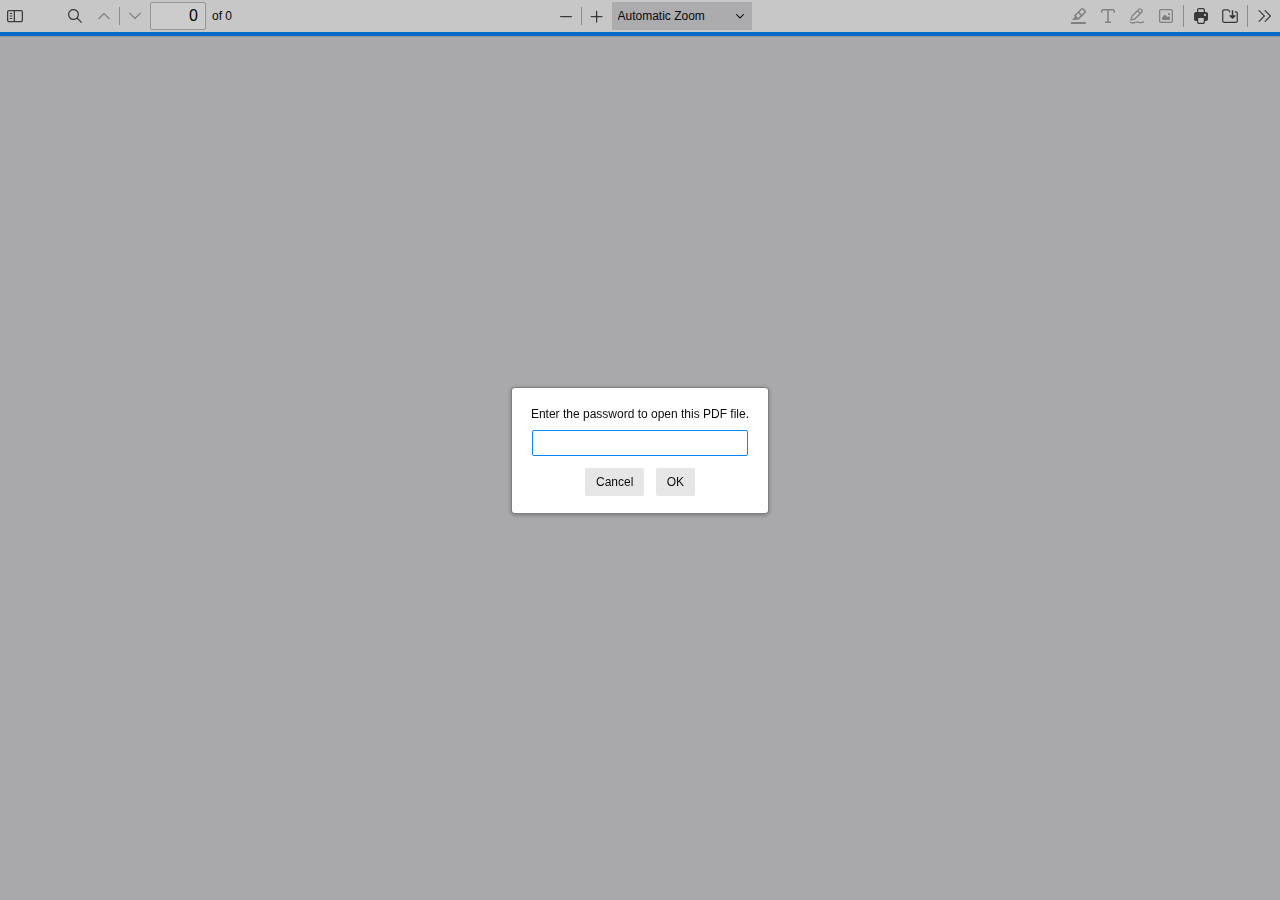
<file: pdf/index.html>
﻿<!DOCTYPE html>
<!--
Copyright 2012 Mozilla Foundation

Licensed under the Apache License, Version 2.0 (the "License");
you may not use this file except in compliance with the License.
You may obtain a copy of the License at

    http://www.apache.org/licenses/LICENSE-2.0

Unless required by applicable law or agreed to in writing, software
distributed under the License is distributed on an "AS IS" BASIS,
WITHOUT WARRANTIES OR CONDITIONS OF ANY KIND, either express or implied.
See the License for the specific language governing permissions and
limitations under the License.

Adobe CMap resources are covered by their own copyright but the same license:

    Copyright 1990-2015 Adobe Systems Incorporated.

See https://github.com/adobe-type-tools/cmap-resources
-->
<html dir="ltr" mozdisallowselectionprint>

<head>
  <meta charset="utf-8">
  <meta name="viewport" content="width=device-width, initial-scale=1, maximum-scale=1">
  <meta name="google" content="notranslate">
  <title>sahin.uk - PDF viewer</title>

  <!-- This snippet is used in production (included from index.html) -->
  <link rel="resource" type="application/l10n" href="locale/locale.json">
  <script src="pdf.mjs" type="module"></script>

  <link rel="stylesheet" href="viewer.css">

  <script src="viewer.mjs" type="module"></script>
</head>

<body tabindex="0">
  <div id="outerContainer">

    <div id="sidebarContainer">
      <div id="toolbarSidebar" class="toolbarHorizontalGroup">
        <div id="toolbarSidebarLeft">
          <div id="sidebarViewButtons" class="toolbarHorizontalGroup toggled" role="radiogroup">
            <button id="viewThumbnail" class="toolbarButton toggled" type="button" title="Show Thumbnails" tabindex="0"
              data-l10n-id="pdfjs-thumbs-button" role="radio" aria-checked="true" aria-controls="thumbnailView">
              <span data-l10n-id="pdfjs-thumbs-button-label">Thumbnails</span>
            </button>
            <button id="viewOutline" class="toolbarButton" type="button"
              title="Show Document Outline (double-click to expand/collapse all items)" tabindex="0"
              data-l10n-id="pdfjs-document-outline-button" role="radio" aria-checked="false"
              aria-controls="outlineView">
              <span data-l10n-id="pdfjs-document-outline-button-label">Document Outline</span>
            </button>
            <button id="viewAttachments" class="toolbarButton" type="button" title="Show Attachments" tabindex="0"
              data-l10n-id="pdfjs-attachments-button" role="radio" aria-checked="false" aria-controls="attachmentsView">
              <span data-l10n-id="pdfjs-attachments-button-label">Attachments</span>
            </button>
            <button id="viewLayers" class="toolbarButton" type="button"
              title="Show Layers (double-click to reset all layers to the default state)" tabindex="0"
              data-l10n-id="pdfjs-layers-button" role="radio" aria-checked="false" aria-controls="layersView">
              <span data-l10n-id="pdfjs-layers-button-label">Layers</span>
            </button>
          </div>
        </div>

        <div id="toolbarSidebarRight">
          <div id="outlineOptionsContainer" class="toolbarHorizontalGroup">
            <div class="verticalToolbarSeparator"></div>

            <button id="currentOutlineItem" class="toolbarButton" type="button" disabled="disabled"
              title="Find Current Outline Item" tabindex="0" data-l10n-id="pdfjs-current-outline-item-button">
              <span data-l10n-id="pdfjs-current-outline-item-button-label">Current Outline Item</span>
            </button>
          </div>
        </div>
      </div>
      <div id="sidebarContent">
        <div id="thumbnailView">
        </div>
        <div id="outlineView" class="hidden">
        </div>
        <div id="attachmentsView" class="hidden">
        </div>
        <div id="layersView" class="hidden">
        </div>
      </div>
      <div id="sidebarResizer"></div>
    </div> <!-- sidebarContainer -->

    <div id="mainContainer">
      <div class="toolbar">
        <div id="toolbarContainer">
          <div id="toolbarViewer" class="toolbarHorizontalGroup">
            <div id="toolbarViewerLeft" class="toolbarHorizontalGroup">
              <button id="sidebarToggleButton" class="toolbarButton" type="button" title="Toggle Sidebar" tabindex="0"
                data-l10n-id="pdfjs-toggle-sidebar-button" aria-expanded="false" aria-haspopup="true"
                aria-controls="sidebarContainer">
                <span data-l10n-id="pdfjs-toggle-sidebar-button-label">Toggle Sidebar</span>
              </button>
              <div class="toolbarButtonSpacer"></div>
              <div class="toolbarButtonWithContainer">
                <button id="viewFindButton" class="toolbarButton" type="button" title="Find in Document" tabindex="0"
                  data-l10n-id="pdfjs-findbar-button" aria-expanded="false" aria-controls="findbar">
                  <span data-l10n-id="pdfjs-findbar-button-label">Find</span>
                </button>
                <div class="hidden doorHanger toolbarHorizontalGroup" id="findbar">
                  <div id="findInputContainer" class="toolbarHorizontalGroup">
                    <span class="loadingInput end toolbarHorizontalGroup">
                      <input id="findInput" class="toolbarField" title="Find" placeholder="Find in document…"
                        tabindex="0" data-l10n-id="pdfjs-find-input" aria-invalid="false">
                    </span>
                    <div class="toolbarHorizontalGroup">
                      <button id="findPreviousButton" class="toolbarButton" type="button"
                        title="Find the previous occurrence of the phrase" tabindex="0"
                        data-l10n-id="pdfjs-find-previous-button">
                        <span data-l10n-id="pdfjs-find-previous-button-label">Previous</span>
                      </button>
                      <div class="splitToolbarButtonSeparator"></div>
                      <button id="findNextButton" class="toolbarButton" type="button"
                        title="Find the next occurrence of the phrase" tabindex="0"
                        data-l10n-id="pdfjs-find-next-button">
                        <span data-l10n-id="pdfjs-find-next-button-label">Next</span>
                      </button>
                    </div>
                  </div>

                  <div id="findbarOptionsOneContainer" class="toolbarHorizontalGroup">
                    <div class="toggleButton toolbarLabel">
                      <input type="checkbox" id="findHighlightAll" tabindex="0" />
                      <label for="findHighlightAll" data-l10n-id="pdfjs-find-highlight-checkbox">Highlight All</label>
                    </div>
                    <div class="toggleButton toolbarLabel">
                      <input type="checkbox" id="findMatchCase" tabindex="0" />
                      <label for="findMatchCase" data-l10n-id="pdfjs-find-match-case-checkbox-label">Match Case</label>
                    </div>
                  </div>
                  <div id="findbarOptionsTwoContainer" class="toolbarHorizontalGroup">
                    <div class="toggleButton toolbarLabel">
                      <input type="checkbox" id="findMatchDiacritics" tabindex="0" />
                      <label for="findMatchDiacritics" data-l10n-id="pdfjs-find-match-diacritics-checkbox-label">Match
                        Diacritics</label>
                    </div>
                    <div class="toggleButton toolbarLabel">
                      <input type="checkbox" id="findEntireWord" tabindex="0" />
                      <label for="findEntireWord" data-l10n-id="pdfjs-find-entire-word-checkbox-label">Whole
                        Words</label>
                    </div>
                  </div>

                  <div id="findbarMessageContainer" class="toolbarHorizontalGroup" aria-live="polite">
                    <span id="findResultsCount" class="toolbarLabel"></span>
                    <span id="findMsg" class="toolbarLabel"></span>
                  </div>
                </div> <!-- findbar -->
              </div>
              <div class="toolbarHorizontalGroup hiddenSmallView">
                <button class="toolbarButton" title="Previous Page" type="button" id="previous" tabindex="0"
                  data-l10n-id="pdfjs-previous-button">
                  <span data-l10n-id="pdfjs-previous-button-label">Previous</span>
                </button>
                <div class="splitToolbarButtonSeparator"></div>
                <button class="toolbarButton" type="button" title="Next Page" id="next" tabindex="0"
                  data-l10n-id="pdfjs-next-button">
                  <span data-l10n-id="pdfjs-next-button-label">Next</span>
                </button>
              </div>
              <div class="toolbarHorizontalGroup">
                <span class="loadingInput start toolbarHorizontalGroup">
                  <input type="number" id="pageNumber" class="toolbarField" title="Page" value="1" min="1" tabindex="0"
                    data-l10n-id="pdfjs-page-input" autocomplete="off">
                </span>
                <span id="numPages" class="toolbarLabel"></span>
              </div>
            </div>
            <div id="toolbarViewerMiddle" class="toolbarHorizontalGroup">
              <div class="toolbarHorizontalGroup">
                <button id="zoomOutButton" class="toolbarButton" type="button" title="Zoom Out" tabindex="0"
                  data-l10n-id="pdfjs-zoom-out-button">
                  <span data-l10n-id="pdfjs-zoom-out-button-label">Zoom Out</span>
                </button>
                <div class="splitToolbarButtonSeparator"></div>
                <button id="zoomInButton" class="toolbarButton" type="button" title="Zoom In" tabindex="0"
                  data-l10n-id="pdfjs-zoom-in-button">
                  <span data-l10n-id="pdfjs-zoom-in-button-label">Zoom In</span>
                </button>
              </div>
              <span id="scaleSelectContainer" class="dropdownToolbarButton">
                <select id="scaleSelect" title="Zoom" tabindex="0" data-l10n-id="pdfjs-zoom-select">
                  <option id="pageAutoOption" title="" value="auto" selected="selected"
                    data-l10n-id="pdfjs-page-scale-auto">Automatic Zoom</option>
                  <option id="pageActualOption" title="" value="page-actual" data-l10n-id="pdfjs-page-scale-actual">
                    Actual Size</option>
                  <option id="pageFitOption" title="" value="page-fit" data-l10n-id="pdfjs-page-scale-fit">Page Fit
                  </option>
                  <option id="pageWidthOption" title="" value="page-width" data-l10n-id="pdfjs-page-scale-width">Page
                    Width</option>
                  <option id="customScaleOption" title="" value="custom" disabled="disabled" hidden="true"
                    data-l10n-id="pdfjs-page-scale-percent" data-l10n-args='{ "scale": 0 }'>0%</option>
                  <option title="" value="0.5" data-l10n-id="pdfjs-page-scale-percent" data-l10n-args='{ "scale": 50 }'>
                    50%</option>
                  <option title="" value="0.75" data-l10n-id="pdfjs-page-scale-percent"
                    data-l10n-args='{ "scale": 75 }'>75%</option>
                  <option title="" value="1" data-l10n-id="pdfjs-page-scale-percent" data-l10n-args='{ "scale": 100 }'>
                    100%</option>
                  <option title="" value="1.25" data-l10n-id="pdfjs-page-scale-percent"
                    data-l10n-args='{ "scale": 125 }'>125%</option>
                  <option title="" value="1.5" data-l10n-id="pdfjs-page-scale-percent"
                    data-l10n-args='{ "scale": 150 }'>150%</option>
                  <option title="" value="2" data-l10n-id="pdfjs-page-scale-percent" data-l10n-args='{ "scale": 200 }'>
                    200%</option>
                  <option title="" value="3" data-l10n-id="pdfjs-page-scale-percent" data-l10n-args='{ "scale": 300 }'>
                    300%</option>
                  <option title="" value="4" data-l10n-id="pdfjs-page-scale-percent" data-l10n-args='{ "scale": 400 }'>
                    400%</option>
                </select>
              </span>
            </div>
            <div id="toolbarViewerRight" class="toolbarHorizontalGroup">
              <div id="editorModeButtons" class="toolbarHorizontalGroup" role="radiogroup">
                <div id="editorHighlight" class="toolbarButtonWithContainer">
                  <button id="editorHighlightButton" class="toolbarButton" type="button" disabled="disabled"
                    title="Highlight" role="radio" aria-expanded="false" aria-haspopup="true"
                    aria-controls="editorHighlightParamsToolbar" tabindex="0"
                    data-l10n-id="pdfjs-editor-highlight-button">
                    <span data-l10n-id="pdfjs-editor-highlight-button-label">Highlight</span>
                  </button>
                  <div class="editorParamsToolbar hidden doorHangerRight" id="editorHighlightParamsToolbar">
                    <div id="highlightParamsToolbarContainer" class="editorParamsToolbarContainer">
                      <div id="editorHighlightColorPicker" class="colorPicker">
                        <span id="highlightColorPickerLabel" class="editorParamsLabel"
                          data-l10n-id="pdfjs-editor-highlight-colorpicker-label">Highlight color</span>
                      </div>
                      <div id="editorHighlightThickness">
                        <label for="editorFreeHighlightThickness" class="editorParamsLabel"
                          data-l10n-id="pdfjs-editor-free-highlight-thickness-input">Thickness</label>
                        <div class="thicknessPicker">
                          <input type="range" id="editorFreeHighlightThickness" class="editorParamsSlider"
                            data-l10n-id="pdfjs-editor-free-highlight-thickness-title" value="12" min="8" max="24"
                            step="1" tabindex="0">
                        </div>
                      </div>
                      <div id="editorHighlightVisibility">
                        <div class="divider"></div>
                        <div class="toggler">
                          <label for="editorHighlightShowAll" class="editorParamsLabel"
                            data-l10n-id="pdfjs-editor-highlight-show-all-button-label">Show all</label>
                          <button id="editorHighlightShowAll" class="toggle-button" type="button"
                            data-l10n-id="pdfjs-editor-highlight-show-all-button" aria-pressed="true"
                            tabindex="0"></button>
                        </div>
                      </div>
                    </div>
                  </div>
                </div>
                <div id="editorFreeText" class="toolbarButtonWithContainer">
                  <button id="editorFreeTextButton" class="toolbarButton" type="button" disabled="disabled" title="Text"
                    role="radio" aria-expanded="false" aria-haspopup="true" aria-controls="editorFreeTextParamsToolbar"
                    tabindex="0" data-l10n-id="pdfjs-editor-free-text-button">
                    <span data-l10n-id="pdfjs-editor-free-text-button-label">Text</span>
                  </button>
                  <div class="editorParamsToolbar hidden doorHangerRight" id="editorFreeTextParamsToolbar">
                    <div class="editorParamsToolbarContainer">
                      <div class="editorParamsSetter">
                        <label for="editorFreeTextColor" class="editorParamsLabel"
                          data-l10n-id="pdfjs-editor-free-text-color-input">Color</label>
                        <input type="color" id="editorFreeTextColor" class="editorParamsColor" tabindex="0">
                      </div>
                      <div class="editorParamsSetter">
                        <label for="editorFreeTextFontSize" class="editorParamsLabel"
                          data-l10n-id="pdfjs-editor-free-text-size-input">Size</label>
                        <input type="range" id="editorFreeTextFontSize" class="editorParamsSlider" value="10" min="5"
                          max="100" step="1" tabindex="0">
                      </div>
                    </div>
                  </div>
                </div>
                <div id="editorInk" class="toolbarButtonWithContainer">
                  <button id="editorInkButton" class="toolbarButton" type="button" disabled="disabled" title="Draw"
                    role="radio" aria-expanded="false" aria-haspopup="true" aria-controls="editorInkParamsToolbar"
                    tabindex="0" data-l10n-id="pdfjs-editor-ink-button">
                    <span data-l10n-id="pdfjs-editor-ink-button-label">Draw</span>
                  </button>
                  <div class="editorParamsToolbar hidden doorHangerRight" id="editorInkParamsToolbar">
                    <div class="editorParamsToolbarContainer">
                      <div class="editorParamsSetter">
                        <label for="editorInkColor" class="editorParamsLabel"
                          data-l10n-id="pdfjs-editor-ink-color-input">Color</label>
                        <input type="color" id="editorInkColor" class="editorParamsColor" tabindex="0">
                      </div>
                      <div class="editorParamsSetter">
                        <label for="editorInkThickness" class="editorParamsLabel"
                          data-l10n-id="pdfjs-editor-ink-thickness-input">Thickness</label>
                        <input type="range" id="editorInkThickness" class="editorParamsSlider" value="1" min="1"
                          max="20" step="1" tabindex="0">
                      </div>
                      <div class="editorParamsSetter">
                        <label for="editorInkOpacity" class="editorParamsLabel"
                          data-l10n-id="pdfjs-editor-ink-opacity-input">Opacity</label>
                        <input type="range" id="editorInkOpacity" class="editorParamsSlider" value="1" min="0.05"
                          max="1" step="0.05" tabindex="0">
                      </div>
                    </div>
                  </div>
                </div>
                <div id="editorStamp" class="toolbarButtonWithContainer">
                  <button id="editorStampButton" class="toolbarButton" type="button" disabled="disabled"
                    title="Add or edit images" role="radio" aria-expanded="false" aria-haspopup="true"
                    aria-controls="editorStampParamsToolbar" tabindex="0" data-l10n-id="pdfjs-editor-stamp-button">
                    <span data-l10n-id="pdfjs-editor-stamp-button-label">Add or edit images</span>
                  </button>
                  <div class="editorParamsToolbar hidden doorHangerRight menu" id="editorStampParamsToolbar">
                    <div class="menuContainer">
                      <button id="editorStampAddImage" class="toolbarButton labeled" type="button" title="Add image"
                        tabindex="0" data-l10n-id="pdfjs-editor-stamp-add-image-button">
                        <span class="editorParamsLabel" data-l10n-id="pdfjs-editor-stamp-add-image-button-label">Add
                          image</span>
                      </button>
                    </div>
                  </div>
                </div>
              </div>

              <div id="editorModeSeparator" class="verticalToolbarSeparator"></div>

              <div class="toolbarHorizontalGroup hiddenMediumView">
                <button id="printButton" class="toolbarButton" type="button" title="Print" tabindex="0"
                  data-l10n-id="pdfjs-print-button">
                  <span data-l10n-id="pdfjs-print-button-label">Print</span>
                </button>

                <button id="downloadButton" class="toolbarButton" type="button" title="Save" tabindex="0"
                  data-l10n-id="pdfjs-save-button">
                  <span data-l10n-id="pdfjs-save-button-label">Save</span>
                </button>
              </div>

              <div class="verticalToolbarSeparator hiddenMediumView"></div>

              <div id="secondaryToolbarToggle" class="toolbarButtonWithContainer">
                <button id="secondaryToolbarToggleButton" class="toolbarButton" type="button" title="Tools" tabindex="0"
                  data-l10n-id="pdfjs-tools-button" aria-expanded="false" aria-haspopup="true"
                  aria-controls="secondaryToolbar">
                  <span data-l10n-id="pdfjs-tools-button-label">Tools</span>
                </button>
                <div id="secondaryToolbar" class="hidden doorHangerRight menu">
                  <div id="secondaryToolbarButtonContainer" class="menuContainer">
                    <button id="secondaryOpenFile" class="toolbarButton labeled" type="button" title="Open File"
                      tabindex="0" data-l10n-id="pdfjs-open-file-button">
                      <span data-l10n-id="pdfjs-open-file-button-label">Open</span>
                    </button>

                    <div class="visibleMediumView">
                      <button id="secondaryPrint" class="toolbarButton labeled" type="button" title="Print" tabindex="0"
                        data-l10n-id="pdfjs-print-button">
                        <span data-l10n-id="pdfjs-print-button-label">Print</span>
                      </button>

                      <button id="secondaryDownload" class="toolbarButton labeled" type="button" title="Save"
                        tabindex="0" data-l10n-id="pdfjs-save-button">
                        <span data-l10n-id="pdfjs-save-button-label">Save</span>
                      </button>

                    </div>

                    <div class="horizontalToolbarSeparator"></div>

                    <button id="presentationMode" class="toolbarButton labeled" type="button"
                      title="Switch to Presentation Mode" tabindex="0" data-l10n-id="pdfjs-presentation-mode-button">
                      <span data-l10n-id="pdfjs-presentation-mode-button-label">Presentation Mode</span>
                    </button>

                    <a href="#" id="viewBookmark" class="toolbarButton labeled"
                      title="Current Page (View URL from Current Page)" tabindex="0"
                      data-l10n-id="pdfjs-bookmark-button">
                      <span data-l10n-id="pdfjs-bookmark-button-label">Current Page</span>
                    </a>

                    <div id="viewBookmarkSeparator" class="horizontalToolbarSeparator"></div>

                    <button id="firstPage" class="toolbarButton labeled" type="button" title="Go to First Page"
                      tabindex="0" data-l10n-id="pdfjs-first-page-button">
                      <span data-l10n-id="pdfjs-first-page-button-label">Go to First Page</span>
                    </button>
                    <button id="lastPage" class="toolbarButton labeled" type="button" title="Go to Last Page"
                      tabindex="0" data-l10n-id="pdfjs-last-page-button">
                      <span data-l10n-id="pdfjs-last-page-button-label">Go to Last Page</span>
                    </button>

                    <div class="horizontalToolbarSeparator"></div>

                    <button id="pageRotateCw" class="toolbarButton labeled" type="button" title="Rotate Clockwise"
                      tabindex="0" data-l10n-id="pdfjs-page-rotate-cw-button">
                      <span data-l10n-id="pdfjs-page-rotate-cw-button-label">Rotate Clockwise</span>
                    </button>
                    <button id="pageRotateCcw" class="toolbarButton labeled" type="button"
                      title="Rotate Counterclockwise" tabindex="0" data-l10n-id="pdfjs-page-rotate-ccw-button">
                      <span data-l10n-id="pdfjs-page-rotate-ccw-button-label">Rotate Counterclockwise</span>
                    </button>

                    <div class="horizontalToolbarSeparator"></div>

                    <div id="cursorToolButtons" role="radiogroup">
                      <button id="cursorSelectTool" class="toolbarButton labeled toggled" type="button"
                        title="Enable Text Selection Tool" tabindex="0"
                        data-l10n-id="pdfjs-cursor-text-select-tool-button" role="radio" aria-checked="true">
                        <span data-l10n-id="pdfjs-cursor-text-select-tool-button-label">Text Selection Tool</span>
                      </button>
                      <button id="cursorHandTool" class="toolbarButton labeled" type="button" title="Enable Hand Tool"
                        tabindex="0" data-l10n-id="pdfjs-cursor-hand-tool-button" role="radio" aria-checked="false">
                        <span data-l10n-id="pdfjs-cursor-hand-tool-button-label">Hand Tool</span>
                      </button>
                    </div>

                    <div class="horizontalToolbarSeparator"></div>

                    <div id="scrollModeButtons" role="radiogroup">
                      <button id="scrollPage" class="toolbarButton labeled" type="button" title="Use Page Scrolling"
                        tabindex="0" data-l10n-id="pdfjs-scroll-page-button" role="radio" aria-checked="false">
                        <span data-l10n-id="pdfjs-scroll-page-button-label">Page Scrolling</span>
                      </button>
                      <button id="scrollVertical" class="toolbarButton labeled toggled" type="button"
                        title="Use Vertical Scrolling" tabindex="0" data-l10n-id="pdfjs-scroll-vertical-button"
                        role="radio" aria-checked="true">
                        <span data-l10n-id="pdfjs-scroll-vertical-button-label">Vertical Scrolling</span>
                      </button>
                      <button id="scrollHorizontal" class="toolbarButton labeled" type="button"
                        title="Use Horizontal Scrolling" tabindex="0" data-l10n-id="pdfjs-scroll-horizontal-button"
                        role="radio" aria-checked="false">
                        <span data-l10n-id="pdfjs-scroll-horizontal-button-label">Horizontal Scrolling</span>
                      </button>
                      <button id="scrollWrapped" class="toolbarButton labeled" type="button"
                        title="Use Wrapped Scrolling" tabindex="0" data-l10n-id="pdfjs-scroll-wrapped-button"
                        role="radio" aria-checked="false">
                        <span data-l10n-id="pdfjs-scroll-wrapped-button-label">Wrapped Scrolling</span>
                      </button>
                    </div>

                    <div class="horizontalToolbarSeparator"></div>

                    <div id="spreadModeButtons" role="radiogroup">
                      <button id="spreadNone" class="toolbarButton labeled toggled" type="button"
                        title="Do not join page spreads" tabindex="0" data-l10n-id="pdfjs-spread-none-button"
                        role="radio" aria-checked="true">
                        <span data-l10n-id="pdfjs-spread-none-button-label">No Spreads</span>
                      </button>
                      <button id="spreadOdd" class="toolbarButton labeled" type="button"
                        title="Join page spreads starting with odd-numbered pages" tabindex="0"
                        data-l10n-id="pdfjs-spread-odd-button" role="radio" aria-checked="false">
                        <span data-l10n-id="pdfjs-spread-odd-button-label">Odd Spreads</span>
                      </button>
                      <button id="spreadEven" class="toolbarButton labeled" type="button"
                        title="Join page spreads starting with even-numbered pages" tabindex="0"
                        data-l10n-id="pdfjs-spread-even-button" role="radio" aria-checked="false">
                        <span data-l10n-id="pdfjs-spread-even-button-label">Even Spreads</span>
                      </button>
                    </div>

                    <div id="imageAltTextSettingsSeparator" class="horizontalToolbarSeparator hidden"></div>
                    <button id="imageAltTextSettings" type="button" class="toolbarButton labeled hidden"
                      title="Image alt text settings" tabindex="0" data-l10n-id="pdfjs-image-alt-text-settings-button"
                      aria-controls="altTextSettingsDialog">
                      <span data-l10n-id="pdfjs-image-alt-text-settings-button-label">Image alt text settings</span>
                    </button>

                    <div class="horizontalToolbarSeparator"></div>

                    <button id="documentProperties" class="toolbarButton labeled" type="button"
                      title="Document Properties…" tabindex="0" data-l10n-id="pdfjs-document-properties-button"
                      aria-controls="documentPropertiesDialog">
                      <span data-l10n-id="pdfjs-document-properties-button-label">Document Properties…</span>
                    </button>
                  </div>
                </div> <!-- secondaryToolbar -->
              </div>
            </div>
          </div>
          <div id="loadingBar">
            <div class="progress">
              <div class="glimmer">
              </div>
            </div>
          </div>
        </div>
      </div>

      <div id="viewerContainer" tabindex="0">
        <div id="viewer" class="pdfViewer"></div>
      </div>
    </div> <!-- mainContainer -->

    <div id="dialogContainer">
      <dialog id="passwordDialog">
        <div class="row">
          <label for="password" id="passwordText" data-l10n-id="pdfjs-password-label">Enter the password to open this
            PDF file:</label>
        </div>
        <div class="row">
          <input type="password" id="password" class="toolbarField">
        </div>
        <div class="buttonRow">
          <button id="passwordCancel" class="dialogButton" type="button"><span
              data-l10n-id="pdfjs-password-cancel-button">Cancel</span></button>
          <button id="passwordSubmit" class="dialogButton" type="button"><span
              data-l10n-id="pdfjs-password-ok-button">OK</span></button>
        </div>
      </dialog>
      <dialog id="documentPropertiesDialog">
        <div class="row">
          <span id="fileNameLabel" data-l10n-id="pdfjs-document-properties-file-name">File name:</span>
          <p id="fileNameField" aria-labelledby="fileNameLabel">-</p>
        </div>
        <div class="row">
          <span id="fileSizeLabel" data-l10n-id="pdfjs-document-properties-file-size">File size:</span>
          <p id="fileSizeField" aria-labelledby="fileSizeLabel">-</p>
        </div>
        <div class="separator"></div>
        <div class="row">
          <span id="titleLabel" data-l10n-id="pdfjs-document-properties-title">Title:</span>
          <p id="titleField" aria-labelledby="titleLabel">-</p>
        </div>
        <div class="row">
          <span id="authorLabel" data-l10n-id="pdfjs-document-properties-author">Author:</span>
          <p id="authorField" aria-labelledby="authorLabel">-</p>
        </div>
        <div class="row">
          <span id="subjectLabel" data-l10n-id="pdfjs-document-properties-subject">Subject:</span>
          <p id="subjectField" aria-labelledby="subjectLabel">-</p>
        </div>
        <div class="row">
          <span id="keywordsLabel" data-l10n-id="pdfjs-document-properties-keywords">Keywords:</span>
          <p id="keywordsField" aria-labelledby="keywordsLabel">-</p>
        </div>
        <div class="row">
          <span id="creationDateLabel" data-l10n-id="pdfjs-document-properties-creation-date">Creation Date:</span>
          <p id="creationDateField" aria-labelledby="creationDateLabel">-</p>
        </div>
        <div class="row">
          <span id="modificationDateLabel" data-l10n-id="pdfjs-document-properties-modification-date">Modification
            Date:</span>
          <p id="modificationDateField" aria-labelledby="modificationDateLabel">-</p>
        </div>
        <div class="row">
          <span id="creatorLabel" data-l10n-id="pdfjs-document-properties-creator">Creator:</span>
          <p id="creatorField" aria-labelledby="creatorLabel">-</p>
        </div>
        <div class="separator"></div>
        <div class="row">
          <span id="producerLabel" data-l10n-id="pdfjs-document-properties-producer">PDF Producer:</span>
          <p id="producerField" aria-labelledby="producerLabel">-</p>
        </div>
        <div class="row">
          <span id="versionLabel" data-l10n-id="pdfjs-document-properties-version">PDF Version:</span>
          <p id="versionField" aria-labelledby="versionLabel">-</p>
        </div>
        <div class="row">
          <span id="pageCountLabel" data-l10n-id="pdfjs-document-properties-page-count">Page Count:</span>
          <p id="pageCountField" aria-labelledby="pageCountLabel">-</p>
        </div>
        <div class="row">
          <span id="pageSizeLabel" data-l10n-id="pdfjs-document-properties-page-size">Page Size:</span>
          <p id="pageSizeField" aria-labelledby="pageSizeLabel">-</p>
        </div>
        <div class="separator"></div>
        <div class="row">
          <span id="linearizedLabel" data-l10n-id="pdfjs-document-properties-linearized">Fast Web View:</span>
          <p id="linearizedField" aria-labelledby="linearizedLabel">-</p>
        </div>
        <div class="buttonRow">
          <button id="documentPropertiesClose" class="dialogButton" type="button"><span
              data-l10n-id="pdfjs-document-properties-close-button">Close</span></button>
        </div>
      </dialog>
      <dialog class="dialog altText" id="altTextDialog" aria-labelledby="dialogLabel"
        aria-describedby="dialogDescription">
        <div id="altTextContainer" class="mainContainer">
          <div id="overallDescription">
            <span id="dialogLabel" data-l10n-id="pdfjs-editor-alt-text-dialog-label" class="title">Choose an
              option</span>
            <span id="dialogDescription" data-l10n-id="pdfjs-editor-alt-text-dialog-description">
              Alt text (alternative text) helps when people can’t see the image or when it doesn’t load.
            </span>
          </div>
          <div id="addDescription">
            <div class="radio">
              <div class="radioButton">
                <input type="radio" id="descriptionButton" name="altTextOption" tabindex="0"
                  aria-describedby="descriptionAreaLabel" checked>
                <label for="descriptionButton" data-l10n-id="pdfjs-editor-alt-text-add-description-label">Add a
                  description</label>
              </div>
              <div class="radioLabel">
                <span id="descriptionAreaLabel" data-l10n-id="pdfjs-editor-alt-text-add-description-description">
                  Aim for 1-2 sentences that describe the subject, setting, or actions.
                </span>
              </div>
            </div>
            <div class="descriptionArea">
              <textarea id="descriptionTextarea"
                placeholder="For example, “A young man sits down at a table to eat a meal”"
                aria-labelledby="descriptionAreaLabel" data-l10n-id="pdfjs-editor-alt-text-textarea"
                tabindex="0"></textarea>
            </div>
          </div>
          <div id="markAsDecorative">
            <div class="radio">
              <div class="radioButton">
                <input type="radio" id="decorativeButton" name="altTextOption" aria-describedby="decorativeLabel">
                <label for="decorativeButton" data-l10n-id="pdfjs-editor-alt-text-mark-decorative-label">Mark as
                  decorative</label>
              </div>
              <div class="radioLabel">
                <span id="decorativeLabel" data-l10n-id="pdfjs-editor-alt-text-mark-decorative-description">
                  This is used for ornamental images, like borders or watermarks.
                </span>
              </div>
            </div>
          </div>
          <div id="buttons">
            <button id="altTextCancel" class="secondaryButton" type="button" tabindex="0"><span
                data-l10n-id="pdfjs-editor-alt-text-cancel-button">Cancel</span></button>
            <button id="altTextSave" class="primaryButton" type="button" tabindex="0"><span
                data-l10n-id="pdfjs-editor-alt-text-save-button">Save</span></button>
          </div>
        </div>
      </dialog>
      <dialog class="dialog newAltText" id="newAltTextDialog" aria-labelledby="newAltTextTitle"
        aria-describedby="newAltTextDescription" tabindex="0">
        <div id="newAltTextContainer" class="mainContainer">
          <div class="title">
            <span id="newAltTextTitle" data-l10n-id="pdfjs-editor-new-alt-text-dialog-edit-label" role="sectionhead"
              tabindex="0">Edit alt text (image description)</span>
          </div>
          <div id="mainContent">
            <div id="descriptionAndSettings">
              <div id="descriptionInstruction">
                <div id="newAltTextDescriptionContainer">
                  <div class="altTextSpinner" role="status" aria-live="polite"></div>
                  <textarea id="newAltTextDescriptionTextarea" placeholder="Write your description here…"
                    aria-labelledby="descriptionAreaLabel" data-l10n-id="pdfjs-editor-new-alt-text-textarea"
                    tabindex="0"></textarea>
                </div>
                <span id="newAltTextDescription" role="note" data-l10n-id="pdfjs-editor-new-alt-text-description">Short
                  description for people who can’t see the image or when the image doesn’t load.</span>
                <div id="newAltTextDisclaimer" role="note">
                  <div><span data-l10n-id="pdfjs-editor-new-alt-text-disclaimer1">This alt text was created
                      automatically and may be inaccurate.</span> <a
                      href="https://support.mozilla.org/en-US/kb/pdf-alt-text" target="_blank" rel="noopener noreferrer"
                      id="newAltTextLearnMore" data-l10n-id="pdfjs-editor-new-alt-text-disclaimer-learn-more-url"
                      tabindex="0">Learn more</a></div>
                </div>
              </div>
              <div id="newAltTextCreateAutomatically" class="toggler">
                <button id="newAltTextCreateAutomaticallyButton" class="toggle-button" type="button" aria-pressed="true"
                  tabindex="0"></button>
                <label for="newAltTextCreateAutomaticallyButton" class="togglerLabel"
                  data-l10n-id="pdfjs-editor-new-alt-text-create-automatically-button-label">Create alt text
                  automatically</label>
              </div>
              <div id="newAltTextDownloadModel" class="hidden">
                <span id="newAltTextDownloadModelDescription"
                  data-l10n-id="pdfjs-editor-new-alt-text-ai-model-downloading-progress" aria-valuemin="0"
                  data-l10n-args='{ "totalSize": 0, "downloadedSize": 0 }'>Downloading alt text AI model (0 of 0
                  MB)</span>
              </div>
            </div>
            <div id="newAltTextImagePreview"></div>
          </div>
          <div id="newAltTextError" class="messageBar">
            <div>
              <div>
                <span class="title" data-l10n-id="pdfjs-editor-new-alt-text-error-title">Couldn’t create alt text
                  automatically</span>
                <span class="description" data-l10n-id="pdfjs-editor-new-alt-text-error-description">Please write your
                  own alt text or try again later.</span>
              </div>
              <button id="newAltTextCloseButton" class="closeButton" type="button" tabindex="0" title="Close"><span
                  data-l10n-id="pdfjs-editor-new-alt-text-error-close-button">Close</span></button>
            </div>
          </div>
          <div id="newAltTextButtons" class="dialogButtonsGroup">
            <button id="newAltTextCancel" type="button" class="secondaryButton hidden" tabindex="0"><span
                data-l10n-id="pdfjs-editor-alt-text-cancel-button">Cancel</span></button>
            <button id="newAltTextNotNow" type="button" class="secondaryButton" tabindex="0"><span
                data-l10n-id="pdfjs-editor-new-alt-text-not-now-button">Not now</span></button>
            <button id="newAltTextSave" type="button" class="primaryButton" tabindex="0"><span
                data-l10n-id="pdfjs-editor-alt-text-save-button">Save</span></button>
          </div>
        </div>
      </dialog>

      <dialog class="dialog" id="altTextSettingsDialog" aria-labelledby="altTextSettingsTitle">
        <div id="altTextSettingsContainer" class="mainContainer">
          <div class="title">
            <span id="altTextSettingsTitle" data-l10n-id="pdfjs-editor-alt-text-settings-dialog-label"
              role="sectionhead" tabindex="0" class="title">Image alt text settings</span>
          </div>
          <div id="automaticAltText">
            <span data-l10n-id="pdfjs-editor-alt-text-settings-automatic-title">Automatic alt text</span>
            <div id="automaticSettings">
              <div id="createModelSetting">
                <div class="toggler">
                  <button id="createModelButton" type="button" class="toggle-button" aria-pressed="true"
                    tabindex="0"></button>
                  <label for="createModelButton" class="togglerLabel"
                    data-l10n-id="pdfjs-editor-alt-text-settings-create-model-button-label">Create alt text
                    automatically</label>
                </div>
                <div id="createModelDescription" class="description">
                  <span data-l10n-id="pdfjs-editor-alt-text-settings-create-model-description">Suggests descriptions to
                    help people who can’t see the image or when the image doesn’t load.</span> <a
                    href="https://support.mozilla.org/en-US/kb/pdf-alt-text" target="_blank" rel="noopener noreferrer"
                    id="altTextSettingsLearnMore" data-l10n-id="pdfjs-editor-new-alt-text-disclaimer-learn-more-url"
                    tabindex="0">Learn more</a>
                </div>
              </div>
              <div id="aiModelSettings">
                <div>
                  <span data-l10n-id="pdfjs-editor-alt-text-settings-download-model-label"
                    data-l10n-args='{ "totalSize": 180 }'>Alt text AI model (180MB)</span>
                  <div id="aiModelDescription" class="description">
                    <span data-l10n-id="pdfjs-editor-alt-text-settings-ai-model-description">Runs locally on your device
                      so your data stays private. Required for automatic alt text.</span>
                  </div>
                </div>
                <button id="deleteModelButton" type="button" class="secondaryButton" tabindex="0"><span
                    data-l10n-id="pdfjs-editor-alt-text-settings-delete-model-button">Delete</span></button>
                <button id="downloadModelButton" type="button" class="secondaryButton" tabindex="0"><span
                    data-l10n-id="pdfjs-editor-alt-text-settings-download-model-button">Download</span></button>
              </div>
            </div>
          </div>
          <div class="dialogSeparator"></div>
          <div id="altTextEditor">
            <span data-l10n-id="pdfjs-editor-alt-text-settings-editor-title">Alt text editor</span>
            <div id="showAltTextEditor">
              <div class="toggler">
                <button id="showAltTextDialogButton" type="button" class="toggle-button" aria-pressed="true"
                  tabindex="0"></button>
                <label for="showAltTextDialogButton" class="togglerLabel"
                  data-l10n-id="pdfjs-editor-alt-text-settings-show-dialog-button-label">Show alt text editor right away
                  when adding an image</label>
              </div>
              <div id="showAltTextDialogDescription" class="description">
                <span data-l10n-id="pdfjs-editor-alt-text-settings-show-dialog-description">Helps you make sure all your
                  images have alt text.</span>
              </div>
            </div>
          </div>
          <div id="buttons" class="dialogButtonsGroup">
            <button id="altTextSettingsCloseButton" type="button" class="primaryButton" tabindex="0"><span
                data-l10n-id="pdfjs-editor-alt-text-settings-close-button">Close</span></button>
          </div>
        </div>
      </dialog>
      <dialog id="printServiceDialog" style="min-width: 200px;">
        <div class="row">
          <span data-l10n-id="pdfjs-print-progress-message">Preparing document for printing…</span>
        </div>
        <div class="row">
          <progress value="0" max="100"></progress>
          <span data-l10n-id="pdfjs-print-progress-percent" data-l10n-args='{ "progress": 0 }'
            class="relative-progress">0%</span>
        </div>
        <div class="buttonRow">
          <button id="printCancel" class="dialogButton" type="button"><span
              data-l10n-id="pdfjs-print-progress-close-button">Cancel</span></button>
        </div>
      </dialog>
    </div> <!-- dialogContainer -->

    <div id="editorUndoBar" class="messageBar" role="status" aria-labelledby="editorUndoBarMessage" tabindex="-1"
      hidden>
      <div>
        <div>
          <span id="editorUndoBarMessage" class="description"></span>
        </div>
        <button id="editorUndoBarUndoButton" class="undoButton" type="button" tabindex="0" title="Undo"
          data-l10n-id="pdfjs-editor-undo-bar-undo-button">
          <span data-l10n-id="pdfjs-editor-undo-bar-undo-button-label">Undo</span>
        </button>
        <button id="editorUndoBarCloseButton" class="closeButton" type="button" tabindex="0" title="Close"
          data-l10n-id="pdfjs-editor-undo-bar-close-button">
          <span data-l10n-id="pdfjs-editor-undo-bar-close-button-label">Close</span>
        </button>
      </div>
    </div> <!-- editorUndoBar -->

  </div> <!-- outerContainer -->
  <div id="printContainer"></div>
</body>

</html>
</file>
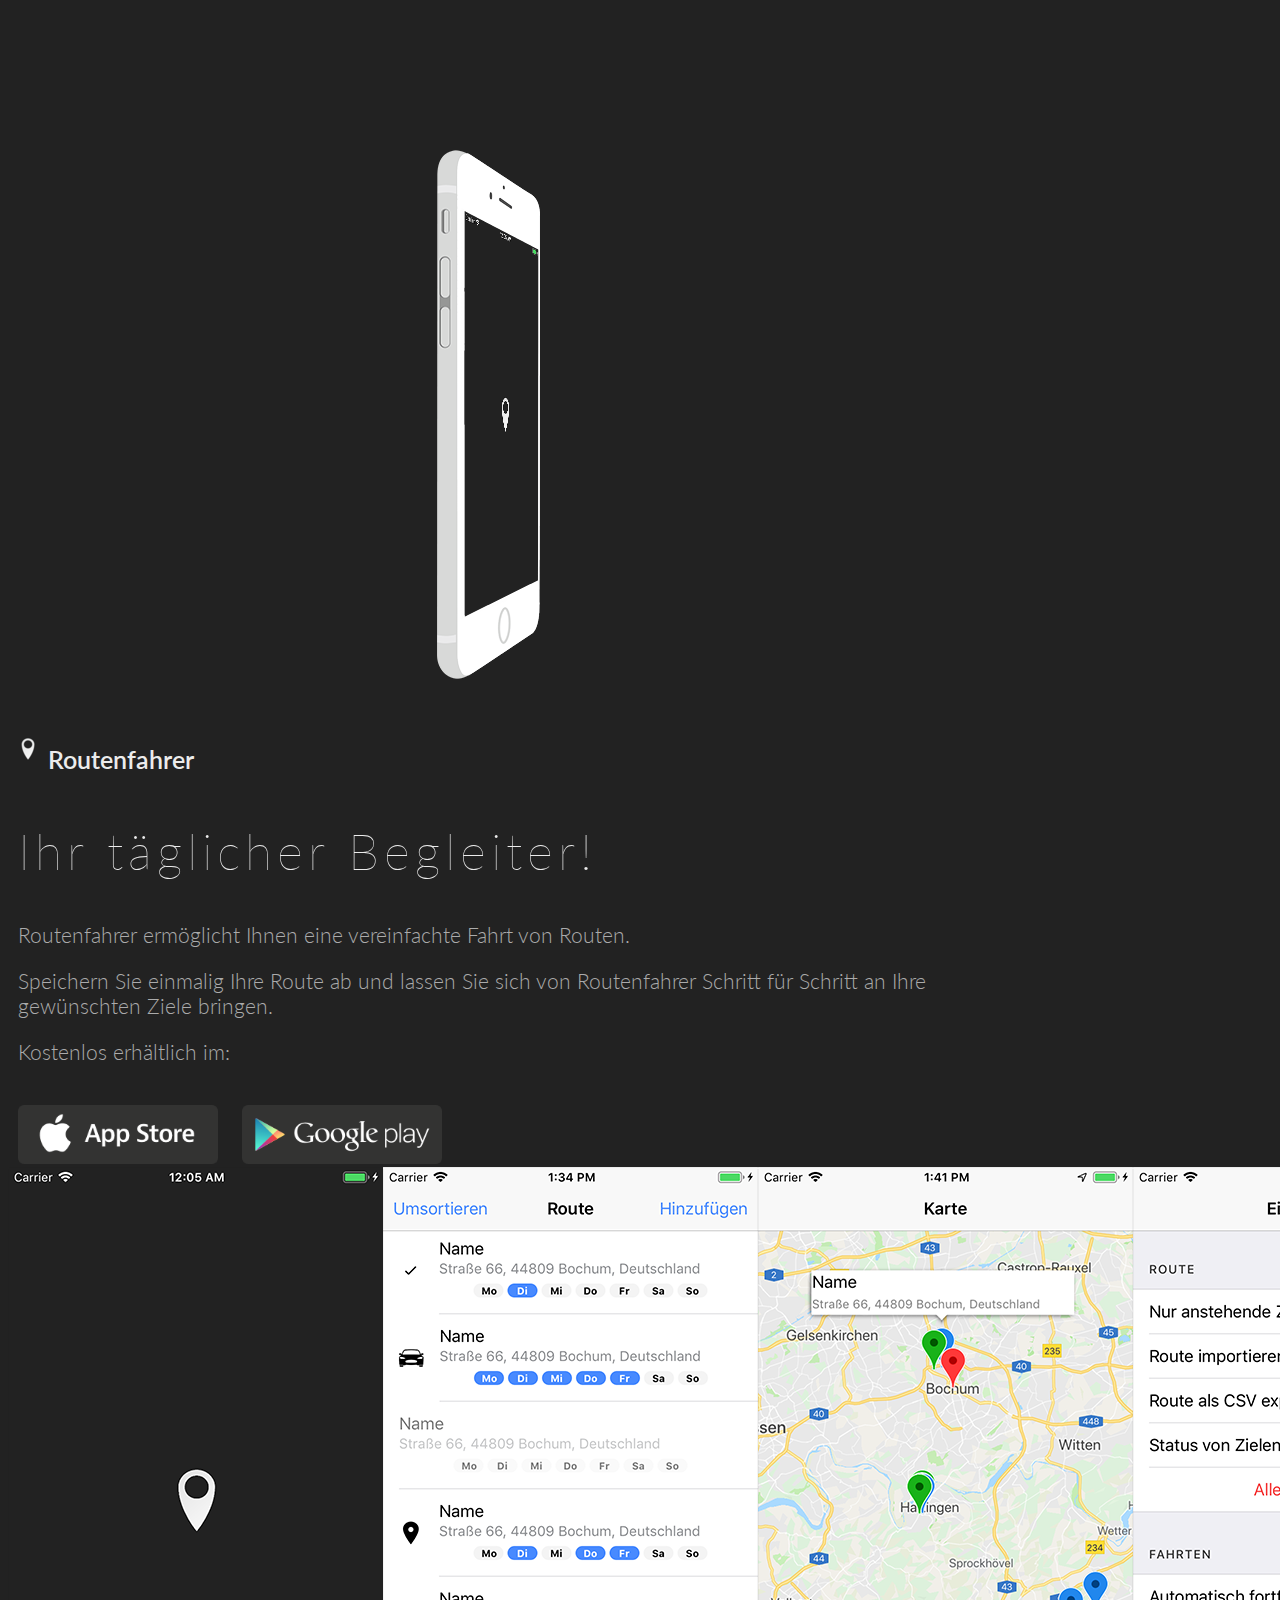
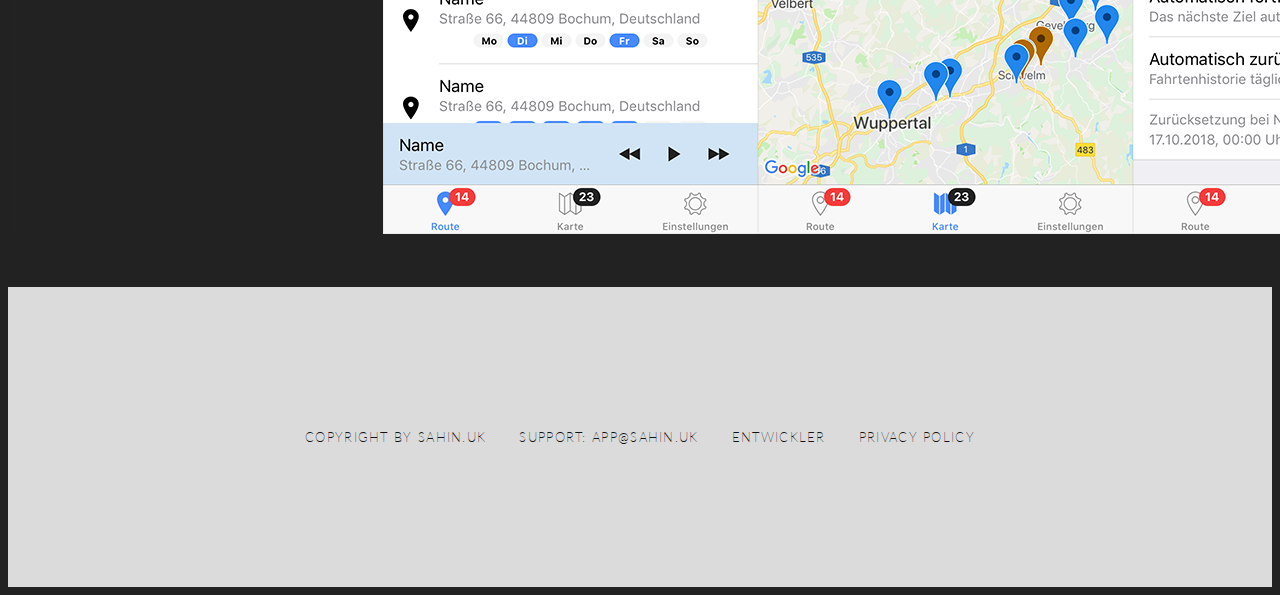
<file: routenfahrer/index.html>
<!DOCTYPE html>
<html lang="en">

<head>
  <meta charset="UTF-8">
  <meta name="viewport" content="width=device-width, initial-scale=1.0">
  <meta http-equiv="X-UA-Compatible" content="IE=edge">
  <meta http-equiv="content-language" content="de">
  <meta http-equiv="cache-control" content="cache">
  <meta name="robots" content="index, follow, noodp, noydir">

  <title>Routenfahrer - Ihr täglicher Begleiter!</title>

  <meta name="author" content="Abdullah Sahinn">
  <meta name="publisher" content="www.sahin.uk">
  <meta name="copyright" content="2016 (c) Routenfahrer - Ihr täglicher Begleiter!">
  <meta name="date" content="2016-24-08">
  <meta name="keywords" content="app, routenfahrer, abdullah sahin" lang="de">
  <meta name="description" content="Routenfahrer ermöglicht Ihnen eine vereinfachte Fahrt von Routen. Speichern Sie einmalig Ihre Route ab und lassen Sie sich von Routenfahrer Schritt für Schritt an Ihre gewünschten Ziele bringen.">
  <meta name="abstract" lang="de" content="Routenfahrer ermöglicht Ihnen eine vereinfachte Fahrt von Routen.}">
  <meta name="distribution" content="global">
  <meta property="og:type" content="website">
  <meta property="og:site_name" content="Routenfahrer - Ihr täglicher Begleiter!">
  <meta property="og:title" content="Routenfahrer - Ihr täglicher Begleiter!">
  <meta property="og:description" content="Routenfahrer ermöglicht Ihnen eine vereinfachte Fahrt von Routen. Speichern Sie einmalig Ihre Route ab und lassen Sie sich von Routenfahrer Schritt für Schritt an Ihre gewünschten Ziele bringen.">
  <meta property="og:url" content="https://sahin.uk/routenfahrer">
  <meta property="og:image" content="images/bigIcon.png">
  <meta property="og:image:height" content="500">
  <meta property="og:image:width" content="1024">
  <meta name="twitter:card" content="summary_large_image">
  <meta name="twitter:title" content="Routenfahrer - Ihr täglicher Begleiter!">
  <meta name="twitter:description" content="Routenfahrer ermöglicht Ihnen eine vereinfachte Fahrt von Routen. Speichern Sie einmalig Ihre Route ab und lassen Sie sich von Routenfahrer Schritt für Schritt an Ihre gewünschten Ziele bringen.">
  <meta name="twitter:image" content="images/bigIcon.png">
  <meta name="generator" content="Abdullah Sahin">

  <link rev="made" href="mailto:abdullah@sahin.de">
  <link rel="icon" type="image/png" href="images/icon.png">
  <link href="https://fonts.googleapis.com/css?family=Lato|Old+Standard+TT" rel="stylesheet">
  <link rel="stylesheet" href="css/style.css">
  <link rel="stylesheet" href="https://stackpath.bootstrapcdn.com/bootstrap/4.1.3/css/bootstrap.min.css" integrity="sha384-MCw98/SFnGE8fJT3GXwEOngsV7Zt27NXFoaoApmYm81iuXoPkFOJwJ8ERdknLPMO"
    crossorigin="anonymous">

</head>

<body>
  <div class="container main">
    <div class="row">
      <div class="col-md-3">
        <div id="iphoneHolder">
          <div id="backgroundIphone"></div>
          <div id="iphone">
          </div>
        </div>
      </div>
      <div class="col-md-9">
        <h1><img src="images/icon.png" alt="logo">Routenfahrer</h1>
        <h2>Ihr täglicher Begleiter!</h2>
        <p>Routenfahrer ermöglicht Ihnen eine vereinfachte Fahrt von Routen.</p>
        <p>Speichern Sie einmalig Ihre Route ab und lassen Sie sich von Routenfahrer Schritt für Schritt an Ihre
          gewünschten Ziele bringen.</p>
        <p>Kostenlos erhältlich im:</p>
        <div class="shops">

          <a href="https://itunes.apple.com/de/app/routenfahrer/id1440057022" target="_blank">
            <img alt="apple-store" src="images/apple-store.png">
          </a>
          <a href="https://play.google.com/store/apps/details?id=uk.sahin.routenfahrer" target="_blank">
            <img alt="google-play" src="images/google-play.png">
          </a>

        </div>
      </div>
      <div class="row">
        <div class="col-md-12 mt-5 text-center">
          <img src="images/ios-sprites.png" alt="ios-sprites" class="img-fluid">
        </div>
      </div>
    </div>

  </div>
  <div class="container-fluid footer">
    <span>
      copyright by sahin.uk
    </span>
    <span>
      Support: <a href="mailto:apps@sahin.uk">
        app@sahin.uk
      </a>
    </span>

    <span>
      <a href="https://sahin.uk/" title="Entwickler">
        Entwickler
      </a>
    </span>
    <span>
      <a href="https://sahin.uk/routenfahrer/privacy" title="Privacy Policy">
        Privacy Policy
      </a>
    </span>
  </div>
</body>

</html>
</file>
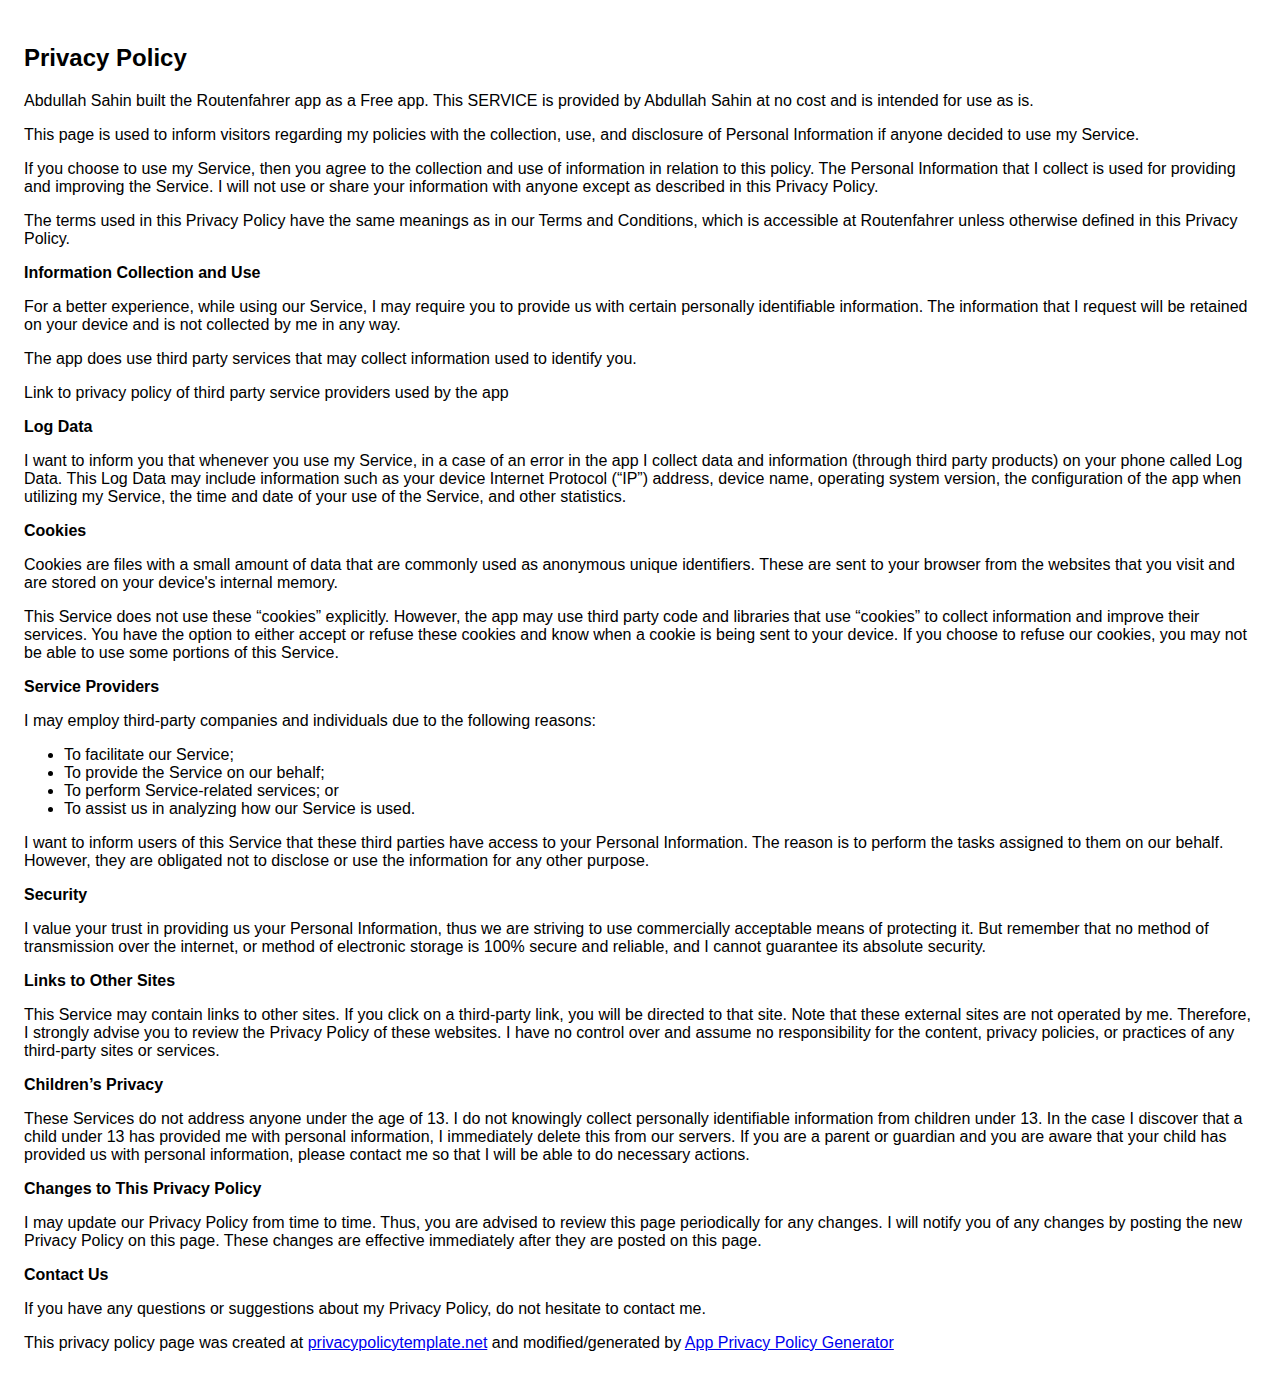
<file: routenfahrer/privacy/index.html>
<!DOCTYPE html>
    <html>
    <head>
      <meta charset='utf-8'>
      <meta name='viewport' content='width=device-width'>
      <title>Privacy Policy</title>
      <style> body { font-family: 'Helvetica Neue', Helvetica, Arial, sans-serif; padding:1em; } </style>
    </head>
    <body>
    <h2>Privacy Policy</h2> <p> Abdullah Sahin built the Routenfahrer app as a Free app. This SERVICE is provided by
                    Abdullah Sahin at no cost and is intended for use as is.
                  </p> <p>This page is used to inform visitors regarding my policies with the collection, use, and disclosure
                    of Personal Information if anyone decided to use my Service.
                  </p> <p>If you choose to use my Service, then you agree to the collection and use of information in
                    relation to this policy. The Personal Information that I collect is used for providing and improving
                    the Service. I will not use or share your information with anyone except as described
                    in this Privacy Policy.
                  </p> <p>The terms used in this Privacy Policy have the same meanings as in our Terms and Conditions, which is
                    accessible at Routenfahrer unless otherwise defined in this Privacy Policy.
                  </p> <p><strong>Information Collection and Use</strong></p> <p>For a better experience, while using our Service, I may require you to provide us with certain
                    personally identifiable information. The information that I request will be retained on your device and is not collected by me in any way.
                  </p> <p>The app does use third party services that may collect information used to identify you.</p> <div><p>Link to privacy policy of third party service providers used by the app</p> <ul><!----><!----><!----><!----><!----><!----><!----><!----></ul></div> <p><strong>Log Data</strong></p> <p> I want to inform you that whenever you use my Service, in a case of
                    an error in the app I collect data and information (through third party products) on your phone
                    called Log Data. This Log Data may include information such as your device Internet Protocol (“IP”) address,
                    device name, operating system version, the configuration of the app when utilizing my Service,
                    the time and date of your use of the Service, and other statistics.
                  </p> <p><strong>Cookies</strong></p> <p>Cookies are files with a small amount of data that are commonly used as anonymous unique identifiers.
                    These are sent to your browser from the websites that you visit and are stored on your device's internal
                    memory.
                  </p> <p>This Service does not use these “cookies” explicitly. However, the app may use third party code and
                    libraries that use “cookies” to collect information and improve their services. You have the option to
                    either accept or refuse these cookies and know when a cookie is being sent to your device. If you choose
                    to refuse our cookies, you may not be able to use some portions of this Service.
                  </p> <p><strong>Service Providers</strong></p> <p> I may employ third-party companies and individuals due to the following reasons:</p> <ul><li>To facilitate our Service;</li> <li>To provide the Service on our behalf;</li> <li>To perform Service-related services; or</li> <li>To assist us in analyzing how our Service is used.</li></ul> <p> I want to inform users of this Service that these third parties have access to
                    your Personal Information. The reason is to perform the tasks assigned to them on our behalf. However,
                    they are obligated not to disclose or use the information for any other purpose.
                  </p> <p><strong>Security</strong></p> <p> I value your trust in providing us your Personal Information, thus we are striving
                    to use commercially acceptable means of protecting it. But remember that no method of transmission over
                    the internet, or method of electronic storage is 100% secure and reliable, and I cannot guarantee
                    its absolute security.
                  </p> <p><strong>Links to Other Sites</strong></p> <p>This Service may contain links to other sites. If you click on a third-party link, you will be directed
                    to that site. Note that these external sites are not operated by me. Therefore, I strongly
                    advise you to review the Privacy Policy of these websites. I have no control over
                    and assume no responsibility for the content, privacy policies, or practices of any third-party sites
                    or services.
                  </p> <p><strong>Children’s Privacy</strong></p> <p>These Services do not address anyone under the age of 13. I do not knowingly collect
                    personally identifiable information from children under 13. In the case I discover that a child
                    under 13 has provided me with personal information, I immediately delete this from
                    our servers. If you are a parent or guardian and you are aware that your child has provided us with personal
                    information, please contact me so that I will be able to do necessary actions.
                  </p> <p><strong>Changes to This Privacy Policy</strong></p> <p> I may update our Privacy Policy from time to time. Thus, you are advised to review
                    this page periodically for any changes. I will notify you of any changes by posting
                    the new Privacy Policy on this page. These changes are effective immediately after they are posted on
                    this page.
                  </p> <p><strong>Contact Us</strong></p> <p>If you have any questions or suggestions about my Privacy Policy, do not hesitate to contact
                    me.
                  </p> <p>This privacy policy page was created at <a href="https://privacypolicytemplate.net" target="_blank">privacypolicytemplate.net</a>
                    and modified/generated by <a href="https://app-privacy-policy-generator.firebaseapp.com/" target="_blank">App
                      Privacy Policy Generator</a></p>
    </body>
    </html>
</file>
<file: routenfahrer/css/style.css>
/*
copyright by Abdullah Sahin
*/

body {
    font-family: 'Lato', sans-serif;
    color: #ececec !important;
    background-color: #222222 !important;
}

.main {
    margin-top: 50px;
    margin-bottom: 50px;
    min-height: calc(100vh - 100px);
}

@media (min-width: 768px) {
    .main {
        margin-top: 150px;
        max-width: 960px !important;
        min-height: calc(100vh - 150px);
    }
}

.main #iphoneHolder {
    position: relative;
    width: 103px;
    height: 529px;
    margin: 0 auto;
}

.main #backgroundIphone {
    position: absolute;
    z-index: 0;
    left: 0px;
    top: 0;
    width: 375px;
    height: 667px;
    background-image: url('../images/ios-sprites.png');
    background-repeat: no-repeat;
    background-position: 0px 0px;
    -webkit-transform: matrix3d(0.26317101701373885, 0.16646832021330377, 0, 0.0006209576831412309, 0.00010219670345985834, 0.6161462297212763, 0, 0.00000725555014923217, 0, 0, 1, 0, 27.0625, 59.61454772949219, 0, 1);
    -moz-transform: matrix3d(0.26317101701373885, 0.16646832021330377, 0, 0.0006209576831412309, 0.00010219670345985834, 0.6161462297212763, 0, 0.00000725555014923217, 0, 0, 1, 0, 27.0625, 59.61454772949219, 0, 1);
    transform: matrix3d(0.26317101701373885, 0.16646832021330377, 0, 0.0006209576831412309, 0.00010219670345985834, 0.6161462297212763, 0, 0.00000725555014923217, 0, 0, 1, 0, 27.0625, 59.61454772949219, 0, 1);
    transform-origin: 0px 0px;
    -webkit-animation: changeBackground 19s infinite steps(1);
    -moz-animation: changeBackground 19s infinite steps(1);
    animation: changeBackground 19s infinite steps(1);
}

@-webkit-keyframes changeBackground {
    0% {
        background-position: 0px 0px;
    }
    17% {
        background-position: -375px 0px;
    }
    33% {
        background-position: -750px 0px;
    }
    50% {
        background-position: -1125px 0px;
    }
    67% {
        background-position: -1500px 0px;
    }
    83% {
        background-position: -1875px 0px;
    }
}

@-moz-keyframes changeBackground {
    0% {
        background-position: 0px 0px;
    }
    17% {
        background-position: -375px 0px;
    }
    33% {
        background-position: -750px 0px;
    }
    50% {
        background-position: -1125px 0px;
    }
    67% {
        background-position: -1500px 0px;
    }
    83% {
        background-position: -1875px 0px;
    }
}

@keyframes changeBackground {
    0% {
        background-position: 0px 0px;
    }
    17% {
        background-position: -375px 0px;
    }
    33% {
        background-position: -750px 0px;
    }
    50% {
        background-position: -1125px 0px;
    }
    67% {
        background-position: -1500px 0px;
    }
    83% {
        background-position: -1875px 0px;
    }
}

.main #iphone {
    position: relative;
    z-index: 1;
    background: url('../images/iphone.png');
    width: 103px;
    height: 529px;
}

.main #logo {
    margin-top: 50px;
    padding: 20px 10px;
}

.main h1 {
    margin-top: 50px;
    font-weight: 600;
    font-size: 25px;
    letter-spacing: 0em;
    line-height: 40px;
}

.main h2 {
    padding: 0px 10px;
    font-weight: 100;
    font-size: 50px;
    letter-spacing: 0.1em;
    line-height: 60px;
}

.main p {
    margin-top: 20px;
    font-size: 21px;
    font-weight: 300;
    padding: 0px 10px;
    color: #ababab;
}

.shops {
    margin-top: 20px
}

.shops img {
    padding: 20px 10px 0px 10px;
    max-width: 200px;
}

a,
a:link,
a:active,
a:hover,
a:focus,
a:visited {
    color: inherit;
    text-decoration: none;
    cursor: pointer;
}

@media (min-width: 768px) {
    .footer {
        line-height: 300px !important;
    }
    .footer span {
        display: inline-block !important;
    }
}

.footer {
    color: #121212 !important;
    background-color: #dbdbdb;
    min-height: 300px;
    line-height: 100px;
    text-align: center;
    font-weight: bold;
    font-size: 13px;
}

.footer span {
    padding: 0px 15px;
    font-weight: 200;
    letter-spacing: 0.1em;
    text-transform: uppercase;
    display: block;
}
</file>
<file: pdf/viewer.css>
/* Copyright 2014 Mozilla Foundation
 *
 * Licensed under the Apache License, Version 2.0 (the "License");
 * you may not use this file except in compliance with the License.
 * You may obtain a copy of the License at
 *
 *     http://www.apache.org/licenses/LICENSE-2.0
 *
 * Unless required by applicable law or agreed to in writing, software
 * distributed under the License is distributed on an "AS IS" BASIS,
 * WITHOUT WARRANTIES OR CONDITIONS OF ANY KIND, either express or implied.
 * See the License for the specific language governing permissions and
 * limitations under the License.
 */

.messageBar{
  --closing-button-icon:url(images/messageBar_closingButton.svg);
  --message-bar-close-button-color:var(--text-primary-color);
  --message-bar-close-button-color-hover:var(--text-primary-color);
  --message-bar-close-button-border-radius:4px;
  --message-bar-close-button-border:none;
  --message-bar-close-button-hover-bg-color:rgb(21 20 26 / 0.14);
  --message-bar-close-button-active-bg-color:rgb(21 20 26 / 0.21);
  --message-bar-close-button-focus-bg-color:rgb(21 20 26 / 0.07);
}

@media (prefers-color-scheme: dark){

:where(html:not(.is-light)) .messageBar{
    --message-bar-close-button-hover-bg-color:rgb(251 251 254 / 0.14);
    --message-bar-close-button-active-bg-color:rgb(251 251 254 / 0.21);
    --message-bar-close-button-focus-bg-color:rgb(251 251 254 / 0.07);
}
  }

:where(html.is-dark) .messageBar{
    --message-bar-close-button-hover-bg-color:rgb(251 251 254 / 0.14);
    --message-bar-close-button-active-bg-color:rgb(251 251 254 / 0.21);
    --message-bar-close-button-focus-bg-color:rgb(251 251 254 / 0.07);
}

@media screen and (forced-colors: active){

.messageBar{
    --message-bar-close-button-color:ButtonText;
    --message-bar-close-button-border:1px solid ButtonText;
    --message-bar-close-button-hover-bg-color:ButtonText;
    --message-bar-close-button-active-bg-color:ButtonText;
    --message-bar-close-button-focus-bg-color:ButtonText;
    --message-bar-close-button-color-hover:HighlightText;
}
  }

.messageBar{

  display:flex;
  position:relative;
  padding:8px 8px 8px 16px;
  flex-direction:column;
  justify-content:center;
  align-items:center;
  gap:8px;
  -webkit-user-select:none;
     -moz-user-select:none;
          user-select:none;

  border-radius:4px;

  border:1px solid var(--message-bar-border-color);
  background:var(--message-bar-bg-color);
  color:var(--message-bar-fg-color);
}

.messageBar  > div{
    display:flex;
    align-items:flex-start;
    gap:8px;
    align-self:stretch;
  }

:is(.messageBar > div)::before{
      content:"";
      display:inline-block;
      width:16px;
      height:16px;
      -webkit-mask-image:var(--message-bar-icon);
              mask-image:var(--message-bar-icon);
      -webkit-mask-size:cover;
              mask-size:cover;
      background-color:var(--message-bar-icon-color);
      flex-shrink:0;
    }

.messageBar button{
    cursor:pointer;
  }

:is(.messageBar button):focus-visible{
      outline:var(--focus-ring-outline);
      outline-offset:2px;
    }

.messageBar .closeButton{
    width:32px;
    height:32px;
    background:none;
    border-radius:var(--message-bar-close-button-border-radius);
    border:var(--message-bar-close-button-border);

    display:flex;
    align-items:center;
    justify-content:center;
  }

:is(.messageBar .closeButton)::before{
      content:"";
      display:inline-block;
      width:16px;
      height:16px;
      -webkit-mask-image:var(--closing-button-icon);
              mask-image:var(--closing-button-icon);
      -webkit-mask-size:cover;
              mask-size:cover;
      background-color:var(--message-bar-close-button-color);
    }

:is(.messageBar .closeButton):is(:hover,:active,:focus)::before{
      background-color:var(--message-bar-close-button-color-hover);
    }

:is(.messageBar .closeButton):hover{
      background-color:var(--message-bar-close-button-hover-bg-color);
    }

:is(.messageBar .closeButton):active{
      background-color:var(--message-bar-close-button-active-bg-color);
    }

:is(.messageBar .closeButton):focus{
      background-color:var(--message-bar-close-button-focus-bg-color);
    }

:is(.messageBar .closeButton)  > span{
      display:inline-block;
      width:0;
      height:0;
      overflow:hidden;
    }

#editorUndoBar{
  --text-primary-color:#15141a;

  --message-bar-icon:url(images/secondaryToolbarButton-documentProperties.svg);
  --message-bar-icon-color:#0060df;
  --message-bar-bg-color:#deeafc;
  --message-bar-fg-color:var(--text-primary-color);
  --message-bar-border-color:rgb(0 0 0 / 0.08);

  --undo-button-bg-color:rgb(21 20 26 / 0.07);
  --undo-button-bg-color-hover:rgb(21 20 26 / 0.14);
  --undo-button-bg-color-active:rgb(21 20 26 / 0.21);

  --undo-button-fg-color:var(--message-bar-fg-color);
  --undo-button-fg-color-hover:var(--undo-button-fg-color);
  --undo-button-fg-color-active:var(--undo-button-fg-color);

  --focus-ring-color:#0060df;
  --focus-ring-outline:2px solid var(--focus-ring-color);
}

@media (prefers-color-scheme: dark){

:where(html:not(.is-light)) #editorUndoBar{
    --text-primary-color:#fbfbfe;

    --message-bar-icon-color:#73a7f3;
    --message-bar-bg-color:#003070;
    --message-bar-border-color:rgb(255 255 255 / 0.08);

    --undo-button-bg-color:rgb(255 255 255 / 0.08);
    --undo-button-bg-color-hover:rgb(255 255 255 / 0.14);
    --undo-button-bg-color-active:rgb(255 255 255 / 0.21);
}
  }

:where(html.is-dark) #editorUndoBar{
    --text-primary-color:#fbfbfe;

    --message-bar-icon-color:#73a7f3;
    --message-bar-bg-color:#003070;
    --message-bar-border-color:rgb(255 255 255 / 0.08);

    --undo-button-bg-color:rgb(255 255 255 / 0.08);
    --undo-button-bg-color-hover:rgb(255 255 255 / 0.14);
    --undo-button-bg-color-active:rgb(255 255 255 / 0.21);
}

@media screen and (forced-colors: active){

#editorUndoBar{
    --text-primary-color:CanvasText;

    --message-bar-icon-color:CanvasText;
    --message-bar-bg-color:Canvas;
    --message-bar-border-color:CanvasText;

    --undo-button-bg-color:ButtonText;
    --undo-button-bg-color-hover:SelectedItem;
    --undo-button-bg-color-active:SelectedItem;

    --undo-button-fg-color:ButtonFace;
    --undo-button-fg-color-hover:SelectedItemText;
    --undo-button-fg-color-active:SelectedItemText;

    --focus-ring-color:CanvasText;
}
  }

#editorUndoBar{

  position:fixed;
  top:50px;
  left:50%;
  transform:translateX(-50%);
  z-index:10;

  padding-block:8px;
  padding-inline:16px 8px;

  font:menu;
  font-size:15px;

  cursor:default;
}

#editorUndoBar button{
    cursor:pointer;
  }

#editorUndoBar #editorUndoBarUndoButton{
    border-radius:4px;
    font-weight:590;
    line-height:19.5px;
    color:var(--undo-button-fg-color);
    border:none;
    padding:4px 16px;
    margin-inline-start:8px;
    height:32px;

    background-color:var(--undo-button-bg-color);
  }

:is(#editorUndoBar #editorUndoBarUndoButton):hover{
      background-color:var(--undo-button-bg-color-hover);
      color:var(--undo-button-fg-color-hover);
    }

:is(#editorUndoBar #editorUndoBarUndoButton):active{
      background-color:var(--undo-button-bg-color-active);
      color:var(--undo-button-fg-color-active);
    }

#editorUndoBar  > div{
    align-items:center;
  }

.dialog{
  --dialog-bg-color:white;
  --dialog-border-color:white;
  --dialog-shadow:0 2px 14px 0 rgb(58 57 68 / 0.2);
  --text-primary-color:#15141a;
  --text-secondary-color:#5b5b66;
  --hover-filter:brightness(0.9);
  --focus-ring-color:#0060df;
  --focus-ring-outline:2px solid var(--focus-ring-color);
  --link-fg-color:#0060df;
  --link-hover-fg-color:#0250bb;
  --separator-color:#f0f0f4;

  --textarea-border-color:#8f8f9d;
  --textarea-bg-color:white;
  --textarea-fg-color:var(--text-secondary-color);

  --radio-bg-color:#f0f0f4;
  --radio-checked-bg-color:#fbfbfe;
  --radio-border-color:#8f8f9d;
  --radio-checked-border-color:#0060df;

  --button-secondary-bg-color:#f0f0f4;
  --button-secondary-fg-color:var(--text-primary-color);
  --button-secondary-border-color:var(--button-secondary-bg-color);
  --button-secondary-hover-bg-color:var(--button-secondary-bg-color);
  --button-secondary-hover-fg-color:var(--button-secondary-fg-color);
  --button-secondary-hover-border-color:var(--button-secondary-hover-bg-color);

  --button-primary-bg-color:#0060df;
  --button-primary-fg-color:#fbfbfe;
  --button-primary-border-color:var(--button-primary-bg-color);
  --button-primary-hover-bg-color:var(--button-primary-bg-color);
  --button-primary-hover-fg-color:var(--button-primary-fg-color);
  --button-primary-hover-border-color:var(--button-primary-hover-bg-color);
}

@media (prefers-color-scheme: dark){

:where(html:not(.is-light)) .dialog{
    --dialog-bg-color:#1c1b22;
    --dialog-border-color:#1c1b22;
    --dialog-shadow:0 2px 14px 0 #15141a;
    --text-primary-color:#fbfbfe;
    --text-secondary-color:#cfcfd8;
    --focus-ring-color:#0df;
    --hover-filter:brightness(1.4);
    --link-fg-color:#0df;
    --link-hover-fg-color:#80ebff;
    --separator-color:#52525e;

    --textarea-bg-color:#42414d;

    --radio-bg-color:#2b2a33;
    --radio-checked-bg-color:#15141a;
    --radio-checked-border-color:#0df;

    --button-secondary-bg-color:#2b2a33;
    --button-primary-bg-color:#0df;
    --button-primary-fg-color:#15141a;
}
  }

:where(html.is-dark) .dialog{
    --dialog-bg-color:#1c1b22;
    --dialog-border-color:#1c1b22;
    --dialog-shadow:0 2px 14px 0 #15141a;
    --text-primary-color:#fbfbfe;
    --text-secondary-color:#cfcfd8;
    --focus-ring-color:#0df;
    --hover-filter:brightness(1.4);
    --link-fg-color:#0df;
    --link-hover-fg-color:#80ebff;
    --separator-color:#52525e;

    --textarea-bg-color:#42414d;

    --radio-bg-color:#2b2a33;
    --radio-checked-bg-color:#15141a;
    --radio-checked-border-color:#0df;

    --button-secondary-bg-color:#2b2a33;
    --button-primary-bg-color:#0df;
    --button-primary-fg-color:#15141a;
}

@media screen and (forced-colors: active){

.dialog{
    --dialog-bg-color:Canvas;
    --dialog-border-color:CanvasText;
    --dialog-shadow:none;
    --text-primary-color:CanvasText;
    --text-secondary-color:CanvasText;
    --hover-filter:none;
    --focus-ring-color:ButtonBorder;
    --link-fg-color:LinkText;
    --link-hover-fg-color:LinkText;
    --separator-color:CanvasText;

    --textarea-border-color:ButtonBorder;
    --textarea-bg-color:Field;
    --textarea-fg-color:ButtonText;

    --radio-bg-color:ButtonFace;
    --radio-checked-bg-color:ButtonFace;
    --radio-border-color:ButtonText;
    --radio-checked-border-color:ButtonText;

    --button-secondary-bg-color:ButtonFace;
    --button-secondary-fg-color:ButtonText;
    --button-secondary-border-color:ButtonText;
    --button-secondary-hover-bg-color:AccentColor;
    --button-secondary-hover-fg-color:AccentColorText;

    --button-primary-bg-color:ButtonText;
    --button-primary-fg-color:ButtonFace;
    --button-primary-hover-bg-color:AccentColor;
    --button-primary-hover-fg-color:AccentColorText;
}
  }

.dialog{

  font:message-box;
  font-size:13px;
  font-weight:400;
  line-height:150%;
  border-radius:4px;
  padding:12px 16px;
  border:1px solid var(--dialog-border-color);
  background:var(--dialog-bg-color);
  color:var(--text-primary-color);
  box-shadow:var(--dialog-shadow);
}

:is(.dialog .mainContainer) *:focus-visible{
      outline:var(--focus-ring-outline);
      outline-offset:2px;
    }

:is(.dialog .mainContainer) .title{
      display:flex;
      width:auto;
      flex-direction:column;
      justify-content:flex-end;
      align-items:flex-start;
      gap:12px;
    }

:is(:is(.dialog .mainContainer) .title)  > span{
        font-size:13px;
        font-style:normal;
        font-weight:590;
        line-height:150%;
      }

:is(.dialog .mainContainer) .dialogSeparator{
      width:100%;
      height:0;
      margin-block:4px;
      border-top:1px solid var(--separator-color);
      border-bottom:none;
    }

:is(.dialog .mainContainer) .dialogButtonsGroup{
      display:flex;
      gap:12px;
      align-self:flex-end;
    }

:is(.dialog .mainContainer) .radio{
      display:flex;
      flex-direction:column;
      align-items:flex-start;
      gap:4px;
    }

:is(:is(.dialog .mainContainer) .radio)  > .radioButton{
        display:flex;
        gap:8px;
        align-self:stretch;
        align-items:center;
      }

:is(:is(:is(.dialog .mainContainer) .radio) > .radioButton) input{
          -webkit-appearance:none;
             -moz-appearance:none;
                  appearance:none;
          box-sizing:border-box;
          width:16px;
          height:16px;
          border-radius:50%;
          background-color:var(--radio-bg-color);
          border:1px solid var(--radio-border-color);
        }

:is(:is(:is(:is(.dialog .mainContainer) .radio) > .radioButton) input):hover{
            filter:var(--hover-filter);
          }

:is(:is(:is(:is(.dialog .mainContainer) .radio) > .radioButton) input):checked{
            background-color:var(--radio-checked-bg-color);
            border:4px solid var(--radio-checked-border-color);
          }

:is(:is(.dialog .mainContainer) .radio)  > .radioLabel{
        display:flex;
        padding-inline-start:24px;
        align-items:flex-start;
        gap:10px;
        align-self:stretch;
      }

:is(:is(:is(.dialog .mainContainer) .radio) > .radioLabel)  > span{
          flex:1 0 0;
          font-size:11px;
          color:var(--text-secondary-color);
        }

:is(.dialog .mainContainer) button:not(:is(.toggle-button,.closeButton)){
      border-radius:4px;
      border:1px solid;
      font:menu;
      font-weight:600;
      padding:4px 16px;
      width:auto;
      height:32px;
    }

:is(:is(.dialog .mainContainer) button:not(:is(.toggle-button,.closeButton))):hover{
        cursor:pointer;
        filter:var(--hover-filter);
      }

.secondaryButton:is(:is(.dialog .mainContainer) button:not(:is(.toggle-button,.closeButton))){
        color:var(--button-secondary-fg-color);
        background-color:var(--button-secondary-bg-color);
        border-color:var(--button-secondary-border-color);
      }

.secondaryButton:is(:is(.dialog .mainContainer) button:not(:is(.toggle-button,.closeButton))):hover{
          color:var(--button-secondary-hover-fg-color);
          background-color:var(--button-secondary-hover-bg-color);
          border-color:var(--button-secondary-hover-border-color);
        }

.primaryButton:is(:is(.dialog .mainContainer) button:not(:is(.toggle-button,.closeButton))){
        color:var(--button-primary-fg-color);
        background-color:var(--button-primary-bg-color);
        border-color:var(--button-primary-border-color);
        opacity:1;
      }

.primaryButton:is(:is(.dialog .mainContainer) button:not(:is(.toggle-button,.closeButton))):hover{
          color:var(--button-primary-hover-fg-color);
          background-color:var(--button-primary-hover-bg-color);
          border-color:var(--button-primary-hover-border-color);
        }

:is(.dialog .mainContainer) a{
      color:var(--link-fg-color);
    }

:is(:is(.dialog .mainContainer) a):hover{
        color:var(--link-hover-fg-color);
      }

:is(.dialog .mainContainer) textarea{
      font:inherit;
      padding:8px;
      resize:none;
      margin:0;
      box-sizing:border-box;
      border-radius:4px;
      border:1px solid var(--textarea-border-color);
      background:var(--textarea-bg-color);
      color:var(--textarea-fg-color);
    }

:is(:is(.dialog .mainContainer) textarea):focus{
        outline-offset:0;
        border-color:transparent;
      }

:is(:is(.dialog .mainContainer) textarea):disabled{
        pointer-events:none;
        opacity:0.4;
      }

:is(.dialog .mainContainer) .messageBar{
      --message-bar-bg-color:#ffebcd;
      --message-bar-fg-color:#15141a;
      --message-bar-border-color:rgb(0 0 0 / 0.08);
      --message-bar-icon:url(images/messageBar_warning.svg);
      --message-bar-icon-color:#cd411e;
    }

@media (prefers-color-scheme: dark){

:where(html:not(.is-light)) :is(.dialog .mainContainer) .messageBar{
        --message-bar-bg-color:#5a3100;
        --message-bar-fg-color:#fbfbfe;
        --message-bar-border-color:rgb(255 255 255 / 0.08);
        --message-bar-icon-color:#e49c49;
    }
      }

:where(html.is-dark) :is(.dialog .mainContainer) .messageBar{
        --message-bar-bg-color:#5a3100;
        --message-bar-fg-color:#fbfbfe;
        --message-bar-border-color:rgb(255 255 255 / 0.08);
        --message-bar-icon-color:#e49c49;
    }

@media screen and (forced-colors: active){

:is(.dialog .mainContainer) .messageBar{
        --message-bar-bg-color:HighlightText;
        --message-bar-fg-color:CanvasText;
        --message-bar-border-color:CanvasText;
        --message-bar-icon-color:CanvasText;
    }
      }

:is(.dialog .mainContainer) .messageBar{

      align-self:stretch;
    }

:is(:is(:is(.dialog .mainContainer) .messageBar) > div)::before,:is(:is(:is(.dialog .mainContainer) .messageBar) > div)  > div{
          margin-block:4px;
        }

:is(:is(:is(.dialog .mainContainer) .messageBar) > div)  > div{
          display:flex;
          flex-direction:column;
          align-items:flex-start;
          gap:8px;
          flex:1 0 0;
        }

:is(:is(:is(:is(.dialog .mainContainer) .messageBar) > div) > div) .title{
            font-size:13px;
            font-weight:590;
          }

:is(:is(:is(:is(.dialog .mainContainer) .messageBar) > div) > div) .description{
            font-size:13px;
          }

:is(.dialog .mainContainer) .toggler{
      display:flex;
      align-items:center;
      gap:8px;
      align-self:stretch;
    }

:is(:is(.dialog .mainContainer) .toggler)  > .togglerLabel{
        -webkit-user-select:none;
           -moz-user-select:none;
                user-select:none;
      }

.textLayer{
  position:absolute;
  text-align:initial;
  inset:0;
  overflow:clip;
  opacity:1;
  line-height:1;
  -webkit-text-size-adjust:none;
     -moz-text-size-adjust:none;
          text-size-adjust:none;
  forced-color-adjust:none;
  transform-origin:0 0;
  caret-color:CanvasText;
  z-index:0;
}

.textLayer.highlighting{
    touch-action:none;
  }

.textLayer :is(span,br){
    color:transparent;
    position:absolute;
    white-space:pre;
    cursor:text;
    transform-origin:0% 0%;
  }

.textLayer  > :not(.markedContent),.textLayer .markedContent span:not(.markedContent){
    z-index:1;
  }

.textLayer span.markedContent{
    top:0;
    height:0;
  }

.textLayer span[role="img"]{
    -webkit-user-select:none;
       -moz-user-select:none;
            user-select:none;
    cursor:default;
  }

.textLayer .highlight{
    --highlight-bg-color:rgb(180 0 170 / 0.25);
    --highlight-selected-bg-color:rgb(0 100 0 / 0.25);
    --highlight-backdrop-filter:none;
    --highlight-selected-backdrop-filter:none;
  }

@media screen and (forced-colors: active){

.textLayer .highlight{
      --highlight-bg-color:transparent;
      --highlight-selected-bg-color:transparent;
      --highlight-backdrop-filter:var(--hcm-highlight-filter);
      --highlight-selected-backdrop-filter:var(
        --hcm-highlight-selected-filter
      );
  }
    }

.textLayer .highlight{

    margin:-1px;
    padding:1px;
    background-color:var(--highlight-bg-color);
    -webkit-backdrop-filter:var(--highlight-backdrop-filter);
            backdrop-filter:var(--highlight-backdrop-filter);
    border-radius:4px;
  }

.appended:is(.textLayer .highlight){
      position:initial;
    }

.begin:is(.textLayer .highlight){
      border-radius:4px 0 0 4px;
    }

.end:is(.textLayer .highlight){
      border-radius:0 4px 4px 0;
    }

.middle:is(.textLayer .highlight){
      border-radius:0;
    }

.selected:is(.textLayer .highlight){
      background-color:var(--highlight-selected-bg-color);
      -webkit-backdrop-filter:var(--highlight-selected-backdrop-filter);
              backdrop-filter:var(--highlight-selected-backdrop-filter);
    }

.textLayer ::-moz-selection{
    background:rgba(0 0 255 / 0.25);
    background:color-mix(in srgb, AccentColor, transparent 75%);
  }

.textLayer ::selection{
    background:rgba(0 0 255 / 0.25);
    background:color-mix(in srgb, AccentColor, transparent 75%);
  }

.textLayer br::-moz-selection{
    background:transparent;
  }

.textLayer br::selection{
    background:transparent;
  }

.textLayer .endOfContent{
    display:block;
    position:absolute;
    inset:100% 0 0;
    z-index:0;
    cursor:default;
    -webkit-user-select:none;
       -moz-user-select:none;
            user-select:none;
  }

.textLayer.selecting .endOfContent{
    top:0;
  }

.annotationLayer{
  --annotation-unfocused-field-background:url("data:image/svg+xml;charset=UTF-8,<svg width='1px' height='1px' xmlns='http://www.w3.org/2000/svg'><rect width='100%' height='100%' style='fill:rgba(0, 54, 255, 0.13);'/></svg>");
  --input-focus-border-color:Highlight;
  --input-focus-outline:1px solid Canvas;
  --input-unfocused-border-color:transparent;
  --input-disabled-border-color:transparent;
  --input-hover-border-color:black;
  --link-outline:none;
}

@media screen and (forced-colors: active){

.annotationLayer{
    --input-focus-border-color:CanvasText;
    --input-unfocused-border-color:ActiveText;
    --input-disabled-border-color:GrayText;
    --input-hover-border-color:Highlight;
    --link-outline:1.5px solid LinkText;
}

    .annotationLayer .textWidgetAnnotation :is(input,textarea):required,.annotationLayer .choiceWidgetAnnotation select:required,.annotationLayer .buttonWidgetAnnotation:is(.checkBox,.radioButton) input:required{
      outline:1.5px solid selectedItem;
    }

    .annotationLayer .linkAnnotation{
      outline:var(--link-outline);
    }

      :is(.annotationLayer .linkAnnotation):hover{
        -webkit-backdrop-filter:var(--hcm-highlight-filter);
                backdrop-filter:var(--hcm-highlight-filter);
      }

      :is(.annotationLayer .linkAnnotation) > a:hover{
        opacity:0 !important;
        background:none !important;
        box-shadow:none;
      }

    .annotationLayer .popupAnnotation .popup{
      outline:calc(1.5px * var(--scale-factor)) solid CanvasText !important;
      background-color:ButtonFace !important;
      color:ButtonText !important;
    }

    .annotationLayer .highlightArea:hover::after{
      position:absolute;
      top:0;
      left:0;
      width:100%;
      height:100%;
      -webkit-backdrop-filter:var(--hcm-highlight-filter);
              backdrop-filter:var(--hcm-highlight-filter);
      content:"";
      pointer-events:none;
    }

    .annotationLayer .popupAnnotation.focused .popup{
      outline:calc(3px * var(--scale-factor)) solid Highlight !important;
    }
  }

.annotationLayer{

  position:absolute;
  top:0;
  left:0;
  pointer-events:none;
  transform-origin:0 0;
}

.annotationLayer[data-main-rotation="90"] .norotate{
    transform:rotate(270deg) translateX(-100%);
  }

.annotationLayer[data-main-rotation="180"] .norotate{
    transform:rotate(180deg) translate(-100%, -100%);
  }

.annotationLayer[data-main-rotation="270"] .norotate{
    transform:rotate(90deg) translateY(-100%);
  }

.annotationLayer.disabled section,.annotationLayer.disabled .popup{
      pointer-events:none;
    }

.annotationLayer .annotationContent{
    position:absolute;
    width:100%;
    height:100%;
    pointer-events:none;
  }

.freetext:is(.annotationLayer .annotationContent){
      background:transparent;
      border:none;
      inset:0;
      overflow:visible;
      white-space:nowrap;
      font:10px sans-serif;
      line-height:1.35;
      -webkit-user-select:none;
         -moz-user-select:none;
              user-select:none;
    }

.annotationLayer section{
    position:absolute;
    text-align:initial;
    pointer-events:auto;
    box-sizing:border-box;
    transform-origin:0 0;
  }

:is(.annotationLayer section):has(div.annotationContent) canvas.annotationContent{
        display:none;
      }

.textLayer.selecting ~ .annotationLayer section{
    pointer-events:none;
  }

.annotationLayer :is(.linkAnnotation,.buttonWidgetAnnotation.pushButton) > a{
    position:absolute;
    font-size:1em;
    top:0;
    left:0;
    width:100%;
    height:100%;
  }

.annotationLayer :is(.linkAnnotation,.buttonWidgetAnnotation.pushButton):not(.hasBorder) > a:hover{
    opacity:0.2;
    background-color:rgb(255 255 0);
    box-shadow:0 2px 10px rgb(255 255 0);
  }

.annotationLayer .linkAnnotation.hasBorder:hover{
    background-color:rgb(255 255 0 / 0.2);
  }

.annotationLayer .hasBorder{
    background-size:100% 100%;
  }

.annotationLayer .textAnnotation img{
    position:absolute;
    cursor:pointer;
    width:100%;
    height:100%;
    top:0;
    left:0;
  }

.annotationLayer .textWidgetAnnotation :is(input,textarea),.annotationLayer .choiceWidgetAnnotation select,.annotationLayer .buttonWidgetAnnotation:is(.checkBox,.radioButton) input{
    background-image:var(--annotation-unfocused-field-background);
    border:2px solid var(--input-unfocused-border-color);
    box-sizing:border-box;
    font:calc(9px * var(--scale-factor)) sans-serif;
    height:100%;
    margin:0;
    vertical-align:top;
    width:100%;
  }

.annotationLayer .textWidgetAnnotation :is(input,textarea):required,.annotationLayer .choiceWidgetAnnotation select:required,.annotationLayer .buttonWidgetAnnotation:is(.checkBox,.radioButton) input:required{
    outline:1.5px solid red;
  }

.annotationLayer .choiceWidgetAnnotation select option{
    padding:0;
  }

.annotationLayer .buttonWidgetAnnotation.radioButton input{
    border-radius:50%;
  }

.annotationLayer .textWidgetAnnotation textarea{
    resize:none;
  }

.annotationLayer .textWidgetAnnotation [disabled]:is(input,textarea),.annotationLayer .choiceWidgetAnnotation select[disabled],.annotationLayer .buttonWidgetAnnotation:is(.checkBox,.radioButton) input[disabled]{
    background:none;
    border:2px solid var(--input-disabled-border-color);
    cursor:not-allowed;
  }

.annotationLayer .textWidgetAnnotation :is(input,textarea):hover,.annotationLayer .choiceWidgetAnnotation select:hover,.annotationLayer .buttonWidgetAnnotation:is(.checkBox,.radioButton) input:hover{
    border:2px solid var(--input-hover-border-color);
  }

.annotationLayer .textWidgetAnnotation :is(input,textarea):hover,.annotationLayer .choiceWidgetAnnotation select:hover,.annotationLayer .buttonWidgetAnnotation.checkBox input:hover{
    border-radius:2px;
  }

.annotationLayer .textWidgetAnnotation :is(input,textarea):focus,.annotationLayer .choiceWidgetAnnotation select:focus{
    background:none;
    border:2px solid var(--input-focus-border-color);
    border-radius:2px;
    outline:var(--input-focus-outline);
  }

.annotationLayer .buttonWidgetAnnotation:is(.checkBox,.radioButton) :focus{
    background-image:none;
    background-color:transparent;
  }

.annotationLayer .buttonWidgetAnnotation.checkBox :focus{
    border:2px solid var(--input-focus-border-color);
    border-radius:2px;
    outline:var(--input-focus-outline);
  }

.annotationLayer .buttonWidgetAnnotation.radioButton :focus{
    border:2px solid var(--input-focus-border-color);
    outline:var(--input-focus-outline);
  }

.annotationLayer .buttonWidgetAnnotation.checkBox input:checked::before,.annotationLayer .buttonWidgetAnnotation.checkBox input:checked::after,.annotationLayer .buttonWidgetAnnotation.radioButton input:checked::before{
    background-color:CanvasText;
    content:"";
    display:block;
    position:absolute;
  }

.annotationLayer .buttonWidgetAnnotation.checkBox input:checked::before,.annotationLayer .buttonWidgetAnnotation.checkBox input:checked::after{
    height:80%;
    left:45%;
    width:1px;
  }

.annotationLayer .buttonWidgetAnnotation.checkBox input:checked::before{
    transform:rotate(45deg);
  }

.annotationLayer .buttonWidgetAnnotation.checkBox input:checked::after{
    transform:rotate(-45deg);
  }

.annotationLayer .buttonWidgetAnnotation.radioButton input:checked::before{
    border-radius:50%;
    height:50%;
    left:25%;
    top:25%;
    width:50%;
  }

.annotationLayer .textWidgetAnnotation input.comb{
    font-family:monospace;
    padding-left:2px;
    padding-right:0;
  }

.annotationLayer .textWidgetAnnotation input.comb:focus{
    width:103%;
  }

.annotationLayer .buttonWidgetAnnotation:is(.checkBox,.radioButton) input{
    -webkit-appearance:none;
       -moz-appearance:none;
            appearance:none;
  }

.annotationLayer .fileAttachmentAnnotation .popupTriggerArea{
    height:100%;
    width:100%;
  }

.annotationLayer .popupAnnotation{
    position:absolute;
    font-size:calc(9px * var(--scale-factor));
    pointer-events:none;
    width:-moz-max-content;
    width:max-content;
    max-width:45%;
    height:auto;
  }

.annotationLayer .popup{
    background-color:rgb(255 255 153);
    box-shadow:0 calc(2px * var(--scale-factor)) calc(5px * var(--scale-factor)) rgb(136 136 136);
    border-radius:calc(2px * var(--scale-factor));
    outline:1.5px solid rgb(255 255 74);
    padding:calc(6px * var(--scale-factor));
    cursor:pointer;
    font:message-box;
    white-space:normal;
    word-wrap:break-word;
    pointer-events:auto;
  }

.annotationLayer .popupAnnotation.focused .popup{
    outline-width:3px;
  }

.annotationLayer .popup *{
    font-size:calc(9px * var(--scale-factor));
  }

.annotationLayer .popup > .header{
    display:inline-block;
  }

.annotationLayer .popup > .header h1{
    display:inline;
  }

.annotationLayer .popup > .header .popupDate{
    display:inline-block;
    margin-left:calc(5px * var(--scale-factor));
    width:-moz-fit-content;
    width:fit-content;
  }

.annotationLayer .popupContent{
    border-top:1px solid rgb(51 51 51);
    margin-top:calc(2px * var(--scale-factor));
    padding-top:calc(2px * var(--scale-factor));
  }

.annotationLayer .richText > *{
    white-space:pre-wrap;
    font-size:calc(9px * var(--scale-factor));
  }

.annotationLayer .popupTriggerArea{
    cursor:pointer;
  }

.annotationLayer section svg{
    position:absolute;
    width:100%;
    height:100%;
    top:0;
    left:0;
  }

.annotationLayer .annotationTextContent{
    position:absolute;
    width:100%;
    height:100%;
    opacity:0;
    color:transparent;
    -webkit-user-select:none;
       -moz-user-select:none;
            user-select:none;
    pointer-events:none;
  }

:is(.annotationLayer .annotationTextContent) span{
      width:100%;
      display:inline-block;
    }

.annotationLayer svg.quadrilateralsContainer{
    contain:strict;
    width:0;
    height:0;
    position:absolute;
    top:0;
    left:0;
    z-index:-1;
  }

:root{
  --xfa-unfocused-field-background:url("data:image/svg+xml;charset=UTF-8,<svg width='1px' height='1px' xmlns='http://www.w3.org/2000/svg'><rect width='100%' height='100%' style='fill:rgba(0, 54, 255, 0.13);'/></svg>");
  --xfa-focus-outline:auto;
}

@media screen and (forced-colors: active){
  :root{
    --xfa-focus-outline:2px solid CanvasText;
  }
  .xfaLayer *:required{
    outline:1.5px solid selectedItem;
  }
}

.xfaLayer{
  background-color:transparent;
}

.xfaLayer .highlight{
  margin:-1px;
  padding:1px;
  background-color:rgb(239 203 237);
  border-radius:4px;
}

.xfaLayer .highlight.appended{
  position:initial;
}

.xfaLayer .highlight.begin{
  border-radius:4px 0 0 4px;
}

.xfaLayer .highlight.end{
  border-radius:0 4px 4px 0;
}

.xfaLayer .highlight.middle{
  border-radius:0;
}

.xfaLayer .highlight.selected{
  background-color:rgb(203 223 203);
}

.xfaPage{
  overflow:hidden;
  position:relative;
}

.xfaContentarea{
  position:absolute;
}

.xfaPrintOnly{
  display:none;
}

.xfaLayer{
  position:absolute;
  text-align:initial;
  top:0;
  left:0;
  transform-origin:0 0;
  line-height:1.2;
}

.xfaLayer *{
  color:inherit;
  font:inherit;
  font-style:inherit;
  font-weight:inherit;
  font-kerning:inherit;
  letter-spacing:-0.01px;
  text-align:inherit;
  text-decoration:inherit;
  box-sizing:border-box;
  background-color:transparent;
  padding:0;
  margin:0;
  pointer-events:auto;
  line-height:inherit;
}

.xfaLayer *:required{
  outline:1.5px solid red;
}

.xfaLayer div,
.xfaLayer svg,
.xfaLayer svg *{
  pointer-events:none;
}

.xfaLayer a{
  color:blue;
}

.xfaRich li{
  margin-left:3em;
}

.xfaFont{
  color:black;
  font-weight:normal;
  font-kerning:none;
  font-size:10px;
  font-style:normal;
  letter-spacing:0;
  text-decoration:none;
  vertical-align:0;
}

.xfaCaption{
  overflow:hidden;
  flex:0 0 auto;
}

.xfaCaptionForCheckButton{
  overflow:hidden;
  flex:1 1 auto;
}

.xfaLabel{
  height:100%;
  width:100%;
}

.xfaLeft{
  display:flex;
  flex-direction:row;
  align-items:center;
}

.xfaRight{
  display:flex;
  flex-direction:row-reverse;
  align-items:center;
}

:is(.xfaLeft, .xfaRight) > :is(.xfaCaption, .xfaCaptionForCheckButton){
  max-height:100%;
}

.xfaTop{
  display:flex;
  flex-direction:column;
  align-items:flex-start;
}

.xfaBottom{
  display:flex;
  flex-direction:column-reverse;
  align-items:flex-start;
}

:is(.xfaTop, .xfaBottom) > :is(.xfaCaption, .xfaCaptionForCheckButton){
  width:100%;
}

.xfaBorder{
  background-color:transparent;
  position:absolute;
  pointer-events:none;
}

.xfaWrapped{
  width:100%;
  height:100%;
}

:is(.xfaTextfield, .xfaSelect):focus{
  background-image:none;
  background-color:transparent;
  outline:var(--xfa-focus-outline);
  outline-offset:-1px;
}

:is(.xfaCheckbox, .xfaRadio):focus{
  outline:var(--xfa-focus-outline);
}

.xfaTextfield,
.xfaSelect{
  height:100%;
  width:100%;
  flex:1 1 auto;
  border:none;
  resize:none;
  background-image:var(--xfa-unfocused-field-background);
}

.xfaSelect{
  padding-inline:2px;
}

:is(.xfaTop, .xfaBottom) > :is(.xfaTextfield, .xfaSelect){
  flex:0 1 auto;
}

.xfaButton{
  cursor:pointer;
  width:100%;
  height:100%;
  border:none;
  text-align:center;
}

.xfaLink{
  width:100%;
  height:100%;
  position:absolute;
  top:0;
  left:0;
}

.xfaCheckbox,
.xfaRadio{
  width:100%;
  height:100%;
  flex:0 0 auto;
  border:none;
}

.xfaRich{
  white-space:pre-wrap;
  width:100%;
  height:100%;
}

.xfaImage{
  -o-object-position:left top;
     object-position:left top;
  -o-object-fit:contain;
     object-fit:contain;
  width:100%;
  height:100%;
}

.xfaLrTb,
.xfaRlTb,
.xfaTb{
  display:flex;
  flex-direction:column;
  align-items:stretch;
}

.xfaLr{
  display:flex;
  flex-direction:row;
  align-items:stretch;
}

.xfaRl{
  display:flex;
  flex-direction:row-reverse;
  align-items:stretch;
}

.xfaTb > div{
  justify-content:left;
}

.xfaPosition{
  position:relative;
}

.xfaArea{
  position:relative;
}

.xfaValignMiddle{
  display:flex;
  align-items:center;
}

.xfaTable{
  display:flex;
  flex-direction:column;
  align-items:stretch;
}

.xfaTable .xfaRow{
  display:flex;
  flex-direction:row;
  align-items:stretch;
}

.xfaTable .xfaRlRow{
  display:flex;
  flex-direction:row-reverse;
  align-items:stretch;
  flex:1;
}

.xfaTable .xfaRlRow > div{
  flex:1;
}

:is(.xfaNonInteractive, .xfaDisabled, .xfaReadOnly) :is(input, textarea){
  background:initial;
}

@media print{
  .xfaTextfield,
  .xfaSelect{
    background:transparent;
  }

  .xfaSelect{
    -webkit-appearance:none;
       -moz-appearance:none;
            appearance:none;
    text-indent:1px;
    text-overflow:"";
  }
}

.canvasWrapper svg{
    transform:none;
  }

.moving:is(.canvasWrapper svg){
      z-index:100000;
    }

[data-main-rotation="90"]:is(.highlight:is(.canvasWrapper svg),.highlightOutline:is(.canvasWrapper svg)) mask,[data-main-rotation="90"]:is(.highlight:is(.canvasWrapper svg),.highlightOutline:is(.canvasWrapper svg)) use:not(.clip,.mask){
          transform:matrix(0, 1, -1, 0, 1, 0);
        }

[data-main-rotation="180"]:is(.highlight:is(.canvasWrapper svg),.highlightOutline:is(.canvasWrapper svg)) mask,[data-main-rotation="180"]:is(.highlight:is(.canvasWrapper svg),.highlightOutline:is(.canvasWrapper svg)) use:not(.clip,.mask){
          transform:matrix(-1, 0, 0, -1, 1, 1);
        }

[data-main-rotation="270"]:is(.highlight:is(.canvasWrapper svg),.highlightOutline:is(.canvasWrapper svg)) mask,[data-main-rotation="270"]:is(.highlight:is(.canvasWrapper svg),.highlightOutline:is(.canvasWrapper svg)) use:not(.clip,.mask){
          transform:matrix(0, -1, 1, 0, 0, 1);
        }

.draw:is(.canvasWrapper svg){
      position:absolute;
      mix-blend-mode:normal;
    }

.draw[data-draw-rotation="90"]:is(.canvasWrapper svg){
        transform:rotate(90deg);
      }

.draw[data-draw-rotation="180"]:is(.canvasWrapper svg){
        transform:rotate(180deg);
      }

.draw[data-draw-rotation="270"]:is(.canvasWrapper svg){
        transform:rotate(270deg);
      }

.highlight:is(.canvasWrapper svg){
      --blend-mode:multiply;
    }

@media screen and (forced-colors: active){

.highlight:is(.canvasWrapper svg){
        --blend-mode:difference;
    }
      }

.highlight:is(.canvasWrapper svg){

      position:absolute;
      mix-blend-mode:var(--blend-mode);
    }

.highlight:is(.canvasWrapper svg):not(.free){
        fill-rule:evenodd;
      }

.highlightOutline:is(.canvasWrapper svg){
      position:absolute;
      mix-blend-mode:normal;
      fill-rule:evenodd;
      fill:none;
    }

.highlightOutline.hovered:is(.canvasWrapper svg):not(.free):not(.selected){
          stroke:var(--hover-outline-color);
          stroke-width:var(--outline-width);
        }

.highlightOutline.selected:is(.canvasWrapper svg):not(.free) .mainOutline{
            stroke:var(--outline-around-color);
            stroke-width:calc(
              var(--outline-width) + 2 * var(--outline-around-width)
            );
          }

.highlightOutline.selected:is(.canvasWrapper svg):not(.free) .secondaryOutline{
            stroke:var(--outline-color);
            stroke-width:var(--outline-width);
          }

.highlightOutline.free.hovered:is(.canvasWrapper svg):not(.selected){
          stroke:var(--hover-outline-color);
          stroke-width:calc(2 * var(--outline-width));
        }

.highlightOutline.free.selected:is(.canvasWrapper svg) .mainOutline{
            stroke:var(--outline-around-color);
            stroke-width:calc(
              2 * (var(--outline-width) + var(--outline-around-width))
            );
          }

.highlightOutline.free.selected:is(.canvasWrapper svg) .secondaryOutline{
            stroke:var(--outline-color);
            stroke-width:calc(2 * var(--outline-width));
          }

.toggle-button{
  --button-background-color:#f0f0f4;
  --button-background-color-hover:#e0e0e6;
  --button-background-color-active:#cfcfd8;
  --color-accent-primary:#0060df;
  --color-accent-primary-hover:#0250bb;
  --color-accent-primary-active:#054096;
  --border-interactive-color:#8f8f9d;
  --border-radius-circle:9999px;
  --border-width:1px;
  --size-item-small:16px;
  --size-item-large:32px;
  --color-canvas:white;
}

@media (prefers-color-scheme: dark){

:where(html:not(.is-light)) .toggle-button{
    --button-background-color:color-mix(in srgb, currentColor 7%, transparent);
    --button-background-color-hover:color-mix(
      in srgb,
      currentColor 14%,
      transparent
    );
    --button-background-color-active:color-mix(
      in srgb,
      currentColor 21%,
      transparent
    );
    --color-accent-primary:#0df;
    --color-accent-primary-hover:#80ebff;
    --color-accent-primary-active:#aaf2ff;
    --border-interactive-color:#bfbfc9;
    --color-canvas:#1c1b22;
}
  }

:where(html.is-dark) .toggle-button{
    --button-background-color:color-mix(in srgb, currentColor 7%, transparent);
    --button-background-color-hover:color-mix(
      in srgb,
      currentColor 14%,
      transparent
    );
    --button-background-color-active:color-mix(
      in srgb,
      currentColor 21%,
      transparent
    );
    --color-accent-primary:#0df;
    --color-accent-primary-hover:#80ebff;
    --color-accent-primary-active:#aaf2ff;
    --border-interactive-color:#bfbfc9;
    --color-canvas:#1c1b22;
}

@media (forced-colors: active){

.toggle-button{
    --color-accent-primary:ButtonText;
    --color-accent-primary-hover:SelectedItem;
    --color-accent-primary-active:SelectedItem;
    --border-interactive-color:ButtonText;
    --button-background-color:ButtonFace;
    --border-interactive-color-hover:SelectedItem;
    --border-interactive-color-active:SelectedItem;
    --border-interactive-color-disabled:GrayText;
    --color-canvas:ButtonText;
}
  }

.toggle-button{

  --toggle-background-color:var(--button-background-color);
  --toggle-background-color-hover:var(--button-background-color-hover);
  --toggle-background-color-active:var(--button-background-color-active);
  --toggle-background-color-pressed:var(--color-accent-primary);
  --toggle-background-color-pressed-hover:var(--color-accent-primary-hover);
  --toggle-background-color-pressed-active:var(--color-accent-primary-active);
  --toggle-border-color:var(--border-interactive-color);
  --toggle-border-color-hover:var(--toggle-border-color);
  --toggle-border-color-active:var(--toggle-border-color);
  --toggle-border-radius:var(--border-radius-circle);
  --toggle-border-width:var(--border-width);
  --toggle-height:var(--size-item-small);
  --toggle-width:var(--size-item-large);
  --toggle-dot-background-color:var(--toggle-border-color);
  --toggle-dot-background-color-hover:var(--toggle-dot-background-color);
  --toggle-dot-background-color-active:var(--toggle-dot-background-color);
  --toggle-dot-background-color-on-pressed:var(--color-canvas);
  --toggle-dot-margin:1px;
  --toggle-dot-height:calc(
    var(--toggle-height) - 2 * var(--toggle-dot-margin) - 2 *
      var(--toggle-border-width)
  );
  --toggle-dot-width:var(--toggle-dot-height);
  --toggle-dot-transform-x:calc(
    var(--toggle-width) - 4 * var(--toggle-dot-margin) - var(--toggle-dot-width)
  );

  -webkit-appearance:none;

     -moz-appearance:none;

          appearance:none;
  padding:0;
  margin:0;
  border:var(--toggle-border-width) solid var(--toggle-border-color);
  height:var(--toggle-height);
  width:var(--toggle-width);
  border-radius:var(--toggle-border-radius);
  background:var(--toggle-background-color);
  box-sizing:border-box;
  flex-shrink:0;
}

.toggle-button:focus-visible{
    outline:var(--focus-outline);
    outline-offset:var(--focus-outline-offset);
  }

.toggle-button:enabled:hover{
    background:var(--toggle-background-color-hover);
    border-color:var(--toggle-border-color);
  }

.toggle-button:enabled:active{
    background:var(--toggle-background-color-active);
    border-color:var(--toggle-border-color);
  }

.toggle-button[aria-pressed="true"]{
    background:var(--toggle-background-color-pressed);
    border-color:transparent;
  }

.toggle-button[aria-pressed="true"]:enabled:hover{
    background:var(--toggle-background-color-pressed-hover);
    border-color:transparent;
  }

.toggle-button[aria-pressed="true"]:enabled:active{
    background:var(--toggle-background-color-pressed-active);
    border-color:transparent;
  }

.toggle-button::before{
    display:block;
    content:"";
    background-color:var(--toggle-dot-background-color);
    height:var(--toggle-dot-height);
    width:var(--toggle-dot-width);
    margin:var(--toggle-dot-margin);
    border-radius:var(--toggle-border-radius);
    translate:0;
  }

.toggle-button[aria-pressed="true"]::before{
    translate:var(--toggle-dot-transform-x);
    background-color:var(--toggle-dot-background-color-on-pressed);
  }

.toggle-button[aria-pressed="true"]:enabled:hover::before,.toggle-button[aria-pressed="true"]:enabled:active::before{
    background-color:var(--toggle-dot-background-color-on-pressed);
  }

[dir="rtl"] .toggle-button[aria-pressed="true"]::before{
    translate:calc(-1 * var(--toggle-dot-transform-x));
  }

@media (prefers-reduced-motion: no-preference){
    .toggle-button::before{
      transition:translate 100ms;
    }
  }

@media (prefers-contrast){
    .toggle-button:enabled:hover{
      border-color:var(--toggle-border-color-hover);
    }

    .toggle-button:enabled:active{
      border-color:var(--toggle-border-color-active);
    }

    .toggle-button[aria-pressed="true"]:enabled{
      border-color:var(--toggle-border-color);
      position:relative;
    }

    .toggle-button[aria-pressed="true"]:enabled:hover,.toggle-button[aria-pressed="true"]:enabled:hover:active{
      border-color:var(--toggle-border-color-hover);
    }

    .toggle-button[aria-pressed="true"]:enabled:active{
      background-color:var(--toggle-dot-background-color-active);
      border-color:var(--toggle-dot-background-color-hover);
    }

    .toggle-button:hover::before,.toggle-button:active::before{
      background-color:var(--toggle-dot-background-color-hover);
    }
  }

@media (forced-colors){

.toggle-button{
    --toggle-dot-background-color:var(--color-accent-primary);
    --toggle-dot-background-color-hover:var(--color-accent-primary-hover);
    --toggle-dot-background-color-active:var(--color-accent-primary-active);
    --toggle-dot-background-color-on-pressed:var(--button-background-color);
    --toggle-background-color-disabled:var(--button-background-color-disabled);
    --toggle-border-color-hover:var(--border-interactive-color-hover);
    --toggle-border-color-active:var(--border-interactive-color-active);
    --toggle-border-color-disabled:var(--border-interactive-color-disabled);
}

    .toggle-button[aria-pressed="true"]:enabled::after{
      border:1px solid var(--button-background-color);
      content:"";
      position:absolute;
      height:var(--toggle-height);
      width:var(--toggle-width);
      display:block;
      border-radius:var(--toggle-border-radius);
      inset:-2px;
    }

    .toggle-button[aria-pressed="true"]:enabled:active::after{
      border-color:var(--toggle-border-color-active);
    }
  }

:root{
  --outline-width:2px;
  --outline-color:#0060df;
  --outline-around-width:1px;
  --outline-around-color:#f0f0f4;
  --hover-outline-around-color:var(--outline-around-color);
  --focus-outline:solid var(--outline-width) var(--outline-color);
  --unfocus-outline:solid var(--outline-width) transparent;
  --focus-outline-around:solid var(--outline-around-width) var(--outline-around-color);
  --hover-outline-color:#8f8f9d;
  --hover-outline:solid var(--outline-width) var(--hover-outline-color);
  --hover-outline-around:solid var(--outline-around-width) var(--hover-outline-around-color);
  --freetext-line-height:1.35;
  --freetext-padding:2px;
  --resizer-bg-color:var(--outline-color);
  --resizer-size:6px;
  --resizer-shift:calc(
    0px - (var(--outline-width) + var(--resizer-size)) / 2 -
      var(--outline-around-width)
  );
  --editorFreeText-editing-cursor:text;
  --editorInk-editing-cursor:url(images/cursor-editorInk.svg) 0 16, pointer;
  --editorHighlight-editing-cursor:url(images/cursor-editorTextHighlight.svg) 24 24, text;
  --editorFreeHighlight-editing-cursor:url(images/cursor-editorFreeHighlight.svg) 1 18, pointer;

  --new-alt-text-warning-image:url(images/altText_warning.svg);
}
.visuallyHidden{
  position:absolute;
  top:0;
  left:0;
  border:0;
  margin:0;
  padding:0;
  width:0;
  height:0;
  overflow:hidden;
  white-space:nowrap;
  font-size:0;
}

.textLayer.highlighting{
    cursor:var(--editorFreeHighlight-editing-cursor);
  }

.textLayer.highlighting:not(.free) span{
      cursor:var(--editorHighlight-editing-cursor);
    }

[role="img"]:is(.textLayer.highlighting:not(.free) span){
        cursor:var(--editorFreeHighlight-editing-cursor);
      }

.textLayer.highlighting.free span{
      cursor:var(--editorFreeHighlight-editing-cursor);
    }

:is(#viewerContainer.pdfPresentationMode:fullscreen,.annotationEditorLayer.disabled) .noAltTextBadge{
    display:none !important;
  }

@media (min-resolution: 1.1dppx){
  :root{
    --editorFreeText-editing-cursor:url(images/cursor-editorFreeText.svg) 0 16, text;
  }
}

@media screen and (forced-colors: active){
  :root{
    --outline-color:CanvasText;
    --outline-around-color:ButtonFace;
    --resizer-bg-color:ButtonText;
    --hover-outline-color:Highlight;
    --hover-outline-around-color:SelectedItemText;
  }
}

[data-editor-rotation="90"]{
  transform:rotate(90deg);
}

[data-editor-rotation="180"]{
  transform:rotate(180deg);
}

[data-editor-rotation="270"]{
  transform:rotate(270deg);
}

.annotationEditorLayer{
  background:transparent;
  position:absolute;
  inset:0;
  font-size:calc(100px * var(--scale-factor));
  transform-origin:0 0;
  cursor:auto;
}

.annotationEditorLayer .selectedEditor{
    z-index:100000 !important;
  }

.annotationEditorLayer.drawing *{
    pointer-events:none !important;
  }

.annotationEditorLayer.waiting{
  content:"";
  cursor:wait;
  position:absolute;
  inset:0;
  width:100%;
  height:100%;
}

.annotationEditorLayer.disabled{
  pointer-events:none;
}

.annotationEditorLayer.freetextEditing{
  cursor:var(--editorFreeText-editing-cursor);
}

.annotationEditorLayer.inkEditing{
  cursor:var(--editorInk-editing-cursor);
}

.annotationEditorLayer .draw{
  box-sizing:border-box;
}

.annotationEditorLayer :is(.freeTextEditor, .inkEditor, .stampEditor){
  position:absolute;
  background:transparent;
  z-index:1;
  transform-origin:0 0;
  cursor:auto;
  max-width:100%;
  max-height:100%;
  border:var(--unfocus-outline);
}

.draggable.selectedEditor:is(.annotationEditorLayer :is(.freeTextEditor,.inkEditor,.stampEditor)){
    cursor:move;
  }

.selectedEditor:is(.annotationEditorLayer :is(.freeTextEditor,.inkEditor,.stampEditor)){
    border:var(--focus-outline);
    outline:var(--focus-outline-around);
  }

.selectedEditor:is(.annotationEditorLayer :is(.freeTextEditor,.inkEditor,.stampEditor))::before{
      content:"";
      position:absolute;
      inset:0;
      border:var(--focus-outline-around);
      pointer-events:none;
    }

:is(.annotationEditorLayer :is(.freeTextEditor,.inkEditor,.stampEditor)):hover:not(.selectedEditor){
    border:var(--hover-outline);
    outline:var(--hover-outline-around);
  }

:is(.annotationEditorLayer :is(.freeTextEditor,.inkEditor,.stampEditor)):hover:not(.selectedEditor)::before{
      content:"";
      position:absolute;
      inset:0;
      border:var(--focus-outline-around);
    }

:is(.annotationEditorLayer :is(.freeTextEditor,.inkEditor,.stampEditor,.highlightEditor),.textLayer) .editToolbar{
    --editor-toolbar-delete-image:url(images/editor-toolbar-delete.svg);
    --editor-toolbar-bg-color:#f0f0f4;
    --editor-toolbar-highlight-image:url(images/toolbarButton-editorHighlight.svg);
    --editor-toolbar-fg-color:#2e2e56;
    --editor-toolbar-border-color:#8f8f9d;
    --editor-toolbar-hover-border-color:var(--editor-toolbar-border-color);
    --editor-toolbar-hover-bg-color:#e0e0e6;
    --editor-toolbar-hover-fg-color:var(--editor-toolbar-fg-color);
    --editor-toolbar-hover-outline:none;
    --editor-toolbar-focus-outline-color:#0060df;
    --editor-toolbar-shadow:0 2px 6px 0 rgb(58 57 68 / 0.2);
    --editor-toolbar-vert-offset:6px;
    --editor-toolbar-height:28px;
    --editor-toolbar-padding:2px;
    --alt-text-done-color:#2ac3a2;
    --alt-text-warning-color:#0090ed;
    --alt-text-hover-done-color:var(--alt-text-done-color);
    --alt-text-hover-warning-color:var(--alt-text-warning-color);
  }

@media (prefers-color-scheme: dark){

:where(html:not(.is-light)) :is(.annotationEditorLayer :is(.freeTextEditor,.inkEditor,.stampEditor,.highlightEditor),.textLayer) .editToolbar{
      --editor-toolbar-bg-color:#2b2a33;
      --editor-toolbar-fg-color:#fbfbfe;
      --editor-toolbar-hover-bg-color:#52525e;
      --editor-toolbar-focus-outline-color:#0df;
      --alt-text-done-color:#54ffbd;
      --alt-text-warning-color:#80ebff;
  }
    }

:where(html.is-dark) :is(.annotationEditorLayer :is(.freeTextEditor,.inkEditor,.stampEditor,.highlightEditor),.textLayer) .editToolbar{
      --editor-toolbar-bg-color:#2b2a33;
      --editor-toolbar-fg-color:#fbfbfe;
      --editor-toolbar-hover-bg-color:#52525e;
      --editor-toolbar-focus-outline-color:#0df;
      --alt-text-done-color:#54ffbd;
      --alt-text-warning-color:#80ebff;
  }

@media screen and (forced-colors: active){

:is(.annotationEditorLayer :is(.freeTextEditor,.inkEditor,.stampEditor,.highlightEditor),.textLayer) .editToolbar{
      --editor-toolbar-bg-color:ButtonFace;
      --editor-toolbar-fg-color:ButtonText;
      --editor-toolbar-border-color:ButtonText;
      --editor-toolbar-hover-border-color:AccentColor;
      --editor-toolbar-hover-bg-color:ButtonFace;
      --editor-toolbar-hover-fg-color:AccentColor;
      --editor-toolbar-hover-outline:2px solid var(--editor-toolbar-hover-border-color);
      --editor-toolbar-focus-outline-color:ButtonBorder;
      --editor-toolbar-shadow:none;
      --alt-text-done-color:var(--editor-toolbar-fg-color);
      --alt-text-warning-color:var(--editor-toolbar-fg-color);
      --alt-text-hover-done-color:var(--editor-toolbar-hover-fg-color);
      --alt-text-hover-warning-color:var(--editor-toolbar-hover-fg-color);
  }
    }

:is(.annotationEditorLayer :is(.freeTextEditor,.inkEditor,.stampEditor,.highlightEditor),.textLayer) .editToolbar{

    display:flex;
    width:-moz-fit-content;
    width:fit-content;
    height:var(--editor-toolbar-height);
    flex-direction:column;
    justify-content:center;
    align-items:center;
    cursor:default;
    pointer-events:auto;
    box-sizing:content-box;
    padding:var(--editor-toolbar-padding);

    position:absolute;
    inset-inline-end:0;
    inset-block-start:calc(100% + var(--editor-toolbar-vert-offset));

    border-radius:6px;
    background-color:var(--editor-toolbar-bg-color);
    border:1px solid var(--editor-toolbar-border-color);
    box-shadow:var(--editor-toolbar-shadow);
  }

.hidden:is(:is(.annotationEditorLayer :is(.freeTextEditor,.inkEditor,.stampEditor,.highlightEditor),.textLayer) .editToolbar){
      display:none;
    }

:is(:is(.annotationEditorLayer :is(.freeTextEditor,.inkEditor,.stampEditor,.highlightEditor),.textLayer) .editToolbar):has(:focus-visible){
      border-color:transparent;
    }

[dir="ltr"] :is(:is(.annotationEditorLayer :is(.freeTextEditor,.inkEditor,.stampEditor,.highlightEditor),.textLayer) .editToolbar){
      transform-origin:100% 0;
    }

[dir="rtl"] :is(:is(.annotationEditorLayer :is(.freeTextEditor,.inkEditor,.stampEditor,.highlightEditor),.textLayer) .editToolbar){
      transform-origin:0 0;
    }

:is(:is(.annotationEditorLayer :is(.freeTextEditor,.inkEditor,.stampEditor,.highlightEditor),.textLayer) .editToolbar) .buttons{
      display:flex;
      justify-content:center;
      align-items:center;
      gap:0;
      height:100%;
    }

:is(:is(:is(.annotationEditorLayer :is(.freeTextEditor,.inkEditor,.stampEditor,.highlightEditor),.textLayer) .editToolbar) .buttons) button{
        padding:0;
      }

:is(:is(:is(.annotationEditorLayer :is(.freeTextEditor,.inkEditor,.stampEditor,.highlightEditor),.textLayer) .editToolbar) .buttons) .divider{
        width:0;
        height:calc(
          2 * var(--editor-toolbar-padding) + var(--editor-toolbar-height)
        );
        border-left:1px solid var(--editor-toolbar-border-color);
        border-right:none;
        display:inline-block;
        margin-inline:2px;
      }

:is(:is(:is(.annotationEditorLayer :is(.freeTextEditor,.inkEditor,.stampEditor,.highlightEditor),.textLayer) .editToolbar) .buttons) .highlightButton{
        width:var(--editor-toolbar-height);
      }

:is(:is(:is(:is(.annotationEditorLayer :is(.freeTextEditor,.inkEditor,.stampEditor,.highlightEditor),.textLayer) .editToolbar) .buttons) .highlightButton)::before{
          content:"";
          -webkit-mask-image:var(--editor-toolbar-highlight-image);
                  mask-image:var(--editor-toolbar-highlight-image);
          -webkit-mask-repeat:no-repeat;
                  mask-repeat:no-repeat;
          -webkit-mask-position:center;
                  mask-position:center;
          display:inline-block;
          background-color:var(--editor-toolbar-fg-color);
          width:100%;
          height:100%;
        }

:is(:is(:is(:is(.annotationEditorLayer :is(.freeTextEditor,.inkEditor,.stampEditor,.highlightEditor),.textLayer) .editToolbar) .buttons) .highlightButton):hover::before{
          background-color:var(--editor-toolbar-hover-fg-color);
        }

:is(:is(:is(.annotationEditorLayer :is(.freeTextEditor,.inkEditor,.stampEditor,.highlightEditor),.textLayer) .editToolbar) .buttons) .delete{
        width:var(--editor-toolbar-height);
      }

:is(:is(:is(:is(.annotationEditorLayer :is(.freeTextEditor,.inkEditor,.stampEditor,.highlightEditor),.textLayer) .editToolbar) .buttons) .delete)::before{
          content:"";
          -webkit-mask-image:var(--editor-toolbar-delete-image);
                  mask-image:var(--editor-toolbar-delete-image);
          -webkit-mask-repeat:no-repeat;
                  mask-repeat:no-repeat;
          -webkit-mask-position:center;
                  mask-position:center;
          display:inline-block;
          background-color:var(--editor-toolbar-fg-color);
          width:100%;
          height:100%;
        }

:is(:is(:is(:is(.annotationEditorLayer :is(.freeTextEditor,.inkEditor,.stampEditor,.highlightEditor),.textLayer) .editToolbar) .buttons) .delete):hover::before{
          background-color:var(--editor-toolbar-hover-fg-color);
        }

:is(:is(:is(.annotationEditorLayer :is(.freeTextEditor,.inkEditor,.stampEditor,.highlightEditor),.textLayer) .editToolbar) .buttons)  > *{
        height:var(--editor-toolbar-height);
      }

:is(:is(:is(.annotationEditorLayer :is(.freeTextEditor,.inkEditor,.stampEditor,.highlightEditor),.textLayer) .editToolbar) .buttons)  > :not(.divider){
        border:none;
        background-color:transparent;
        cursor:pointer;
      }

:is(:is(:is(:is(.annotationEditorLayer :is(.freeTextEditor,.inkEditor,.stampEditor,.highlightEditor),.textLayer) .editToolbar) .buttons) > :not(.divider)):hover{
          border-radius:2px;
          background-color:var(--editor-toolbar-hover-bg-color);
          color:var(--editor-toolbar-hover-fg-color);
          outline:var(--editor-toolbar-hover-outline);
          outline-offset:1px;
        }

:is(:is(:is(:is(.annotationEditorLayer :is(.freeTextEditor,.inkEditor,.stampEditor,.highlightEditor),.textLayer) .editToolbar) .buttons) > :not(.divider)):hover:active{
            outline:none;
          }

:is(:is(:is(:is(.annotationEditorLayer :is(.freeTextEditor,.inkEditor,.stampEditor,.highlightEditor),.textLayer) .editToolbar) .buttons) > :not(.divider)):focus-visible{
          border-radius:2px;
          outline:2px solid var(--editor-toolbar-focus-outline-color);
        }

:is(:is(:is(.annotationEditorLayer :is(.freeTextEditor,.inkEditor,.stampEditor,.highlightEditor),.textLayer) .editToolbar) .buttons) .altText{
        --alt-text-add-image:url(images/altText_add.svg);
        --alt-text-done-image:url(images/altText_done.svg);

        display:flex;
        align-items:center;
        justify-content:center;
        width:-moz-max-content;
        width:max-content;
        padding-inline:8px;
        pointer-events:all;
        font:menu;
        font-weight:590;
        font-size:12px;
        color:var(--editor-toolbar-fg-color);
      }

:is(:is(:is(:is(.annotationEditorLayer :is(.freeTextEditor,.inkEditor,.stampEditor,.highlightEditor),.textLayer) .editToolbar) .buttons) .altText):disabled{
          pointer-events:none;
        }

:is(:is(:is(:is(.annotationEditorLayer :is(.freeTextEditor,.inkEditor,.stampEditor,.highlightEditor),.textLayer) .editToolbar) .buttons) .altText)::before{
          content:"";
          -webkit-mask-image:var(--alt-text-add-image);
                  mask-image:var(--alt-text-add-image);
          -webkit-mask-repeat:no-repeat;
                  mask-repeat:no-repeat;
          -webkit-mask-position:center;
                  mask-position:center;
          display:inline-block;
          width:12px;
          height:13px;
          background-color:var(--editor-toolbar-fg-color);
          margin-inline-end:4px;
        }

:is(:is(:is(:is(.annotationEditorLayer :is(.freeTextEditor,.inkEditor,.stampEditor,.highlightEditor),.textLayer) .editToolbar) .buttons) .altText):hover::before{
          background-color:var(--editor-toolbar-hover-fg-color);
        }

.done:is(:is(:is(:is(.annotationEditorLayer :is(.freeTextEditor,.inkEditor,.stampEditor,.highlightEditor),.textLayer) .editToolbar) .buttons) .altText)::before{
          -webkit-mask-image:var(--alt-text-done-image);
                  mask-image:var(--alt-text-done-image);
        }

.new:is(:is(:is(:is(.annotationEditorLayer :is(.freeTextEditor,.inkEditor,.stampEditor,.highlightEditor),.textLayer) .editToolbar) .buttons) .altText)::before{
            width:16px;
            height:16px;
            -webkit-mask-image:var(--new-alt-text-warning-image);
                    mask-image:var(--new-alt-text-warning-image);
            background-color:var(--alt-text-warning-color);
            -webkit-mask-size:cover;
                    mask-size:cover;
          }

.new:is(:is(:is(:is(.annotationEditorLayer :is(.freeTextEditor,.inkEditor,.stampEditor,.highlightEditor),.textLayer) .editToolbar) .buttons) .altText):hover::before{
            background-color:var(--alt-text-hover-warning-color);
          }

.new.done:is(:is(:is(:is(.annotationEditorLayer :is(.freeTextEditor,.inkEditor,.stampEditor,.highlightEditor),.textLayer) .editToolbar) .buttons) .altText)::before{
              -webkit-mask-image:var(--alt-text-done-image);
                      mask-image:var(--alt-text-done-image);
              background-color:var(--alt-text-done-color);
            }

.new.done:is(:is(:is(:is(.annotationEditorLayer :is(.freeTextEditor,.inkEditor,.stampEditor,.highlightEditor),.textLayer) .editToolbar) .buttons) .altText):hover::before{
              background-color:var(--alt-text-hover-done-color);
            }

:is(:is(:is(:is(.annotationEditorLayer :is(.freeTextEditor,.inkEditor,.stampEditor,.highlightEditor),.textLayer) .editToolbar) .buttons) .altText) .tooltip{
          display:none;
          word-wrap:anywhere;
        }

.show:is(:is(:is(:is(:is(.annotationEditorLayer :is(.freeTextEditor,.inkEditor,.stampEditor,.highlightEditor),.textLayer) .editToolbar) .buttons) .altText) .tooltip){
            --alt-text-tooltip-bg:#f0f0f4;
            --alt-text-tooltip-fg:#15141a;
            --alt-text-tooltip-border:#8f8f9d;
            --alt-text-tooltip-shadow:0px 2px 6px 0px rgb(58 57 68 / 0.2);
          }

@media (prefers-color-scheme: dark){

:where(html:not(.is-light)) .show:is(:is(:is(:is(:is(.annotationEditorLayer :is(.freeTextEditor,.inkEditor,.stampEditor,.highlightEditor),.textLayer) .editToolbar) .buttons) .altText) .tooltip){
              --alt-text-tooltip-bg:#1c1b22;
              --alt-text-tooltip-fg:#fbfbfe;
              --alt-text-tooltip-shadow:0px 2px 6px 0px #15141a;
          }
            }

:where(html.is-dark) .show:is(:is(:is(:is(:is(.annotationEditorLayer :is(.freeTextEditor,.inkEditor,.stampEditor,.highlightEditor),.textLayer) .editToolbar) .buttons) .altText) .tooltip){
              --alt-text-tooltip-bg:#1c1b22;
              --alt-text-tooltip-fg:#fbfbfe;
              --alt-text-tooltip-shadow:0px 2px 6px 0px #15141a;
          }

@media screen and (forced-colors: active){

.show:is(:is(:is(:is(:is(.annotationEditorLayer :is(.freeTextEditor,.inkEditor,.stampEditor,.highlightEditor),.textLayer) .editToolbar) .buttons) .altText) .tooltip){
              --alt-text-tooltip-bg:Canvas;
              --alt-text-tooltip-fg:CanvasText;
              --alt-text-tooltip-border:CanvasText;
              --alt-text-tooltip-shadow:none;
          }
            }

.show:is(:is(:is(:is(:is(.annotationEditorLayer :is(.freeTextEditor,.inkEditor,.stampEditor,.highlightEditor),.textLayer) .editToolbar) .buttons) .altText) .tooltip){

            display:inline-flex;
            flex-direction:column;
            align-items:center;
            justify-content:center;
            position:absolute;
            top:calc(100% + 2px);
            inset-inline-start:0;
            padding-block:2px 3px;
            padding-inline:3px;
            max-width:300px;
            width:-moz-max-content;
            width:max-content;
            height:auto;
            font-size:12px;

            border:0.5px solid var(--alt-text-tooltip-border);
            background:var(--alt-text-tooltip-bg);
            box-shadow:var(--alt-text-tooltip-shadow);
            color:var(--alt-text-tooltip-fg);

            pointer-events:none;
          }

.annotationEditorLayer .freeTextEditor{
  padding:calc(var(--freetext-padding) * var(--scale-factor));
  width:auto;
  height:auto;
  touch-action:none;
}

.annotationEditorLayer .freeTextEditor .internal{
  background:transparent;
  border:none;
  inset:0;
  overflow:visible;
  white-space:nowrap;
  font:10px sans-serif;
  line-height:var(--freetext-line-height);
  -webkit-user-select:none;
     -moz-user-select:none;
          user-select:none;
}

.annotationEditorLayer .freeTextEditor .overlay{
  position:absolute;
  display:none;
  background:transparent;
  inset:0;
  width:100%;
  height:100%;
}

.annotationEditorLayer freeTextEditor .overlay.enabled{
  display:block;
}

.annotationEditorLayer .freeTextEditor .internal:empty::before{
  content:attr(default-content);
  color:gray;
}

.annotationEditorLayer .freeTextEditor .internal:focus{
  outline:none;
  -webkit-user-select:auto;
     -moz-user-select:auto;
          user-select:auto;
}

.annotationEditorLayer .inkEditor{
  width:100%;
  height:100%;
}

.annotationEditorLayer .inkEditor.editing{
  cursor:inherit;
}

.annotationEditorLayer .inkEditor .inkEditorCanvas{
  position:absolute;
  inset:0;
  width:100%;
  height:100%;
  touch-action:none;
}

.annotationEditorLayer .stampEditor{
  width:auto;
  height:auto;
}

:is(.annotationEditorLayer .stampEditor) canvas{
    position:absolute;
    width:100%;
    height:100%;
    margin:0;
    top:0;
    left:0;
  }

:is(.annotationEditorLayer .stampEditor) .noAltTextBadge{
    --no-alt-text-badge-border-color:#f0f0f4;
    --no-alt-text-badge-bg-color:#cfcfd8;
    --no-alt-text-badge-fg-color:#5b5b66;
  }

@media (prefers-color-scheme: dark){

:where(html:not(.is-light)) :is(.annotationEditorLayer .stampEditor) .noAltTextBadge{
      --no-alt-text-badge-border-color:#52525e;
      --no-alt-text-badge-bg-color:#fbfbfe;
      --no-alt-text-badge-fg-color:#15141a;
  }
    }

:where(html.is-dark) :is(.annotationEditorLayer .stampEditor) .noAltTextBadge{
      --no-alt-text-badge-border-color:#52525e;
      --no-alt-text-badge-bg-color:#fbfbfe;
      --no-alt-text-badge-fg-color:#15141a;
  }

@media screen and (forced-colors: active){

:is(.annotationEditorLayer .stampEditor) .noAltTextBadge{
      --no-alt-text-badge-border-color:ButtonText;
      --no-alt-text-badge-bg-color:ButtonFace;
      --no-alt-text-badge-fg-color:ButtonText;
  }
    }

:is(.annotationEditorLayer .stampEditor) .noAltTextBadge{

    position:absolute;
    inset-inline-end:5px;
    inset-block-end:5px;
    display:inline-flex;
    width:32px;
    height:32px;
    padding:3px;
    justify-content:center;
    align-items:center;
    pointer-events:none;
    z-index:1;

    border-radius:2px;
    border:1px solid var(--no-alt-text-badge-border-color);
    background:var(--no-alt-text-badge-bg-color);
  }

:is(:is(.annotationEditorLayer .stampEditor) .noAltTextBadge)::before{
      content:"";
      display:inline-block;
      width:16px;
      height:16px;
      -webkit-mask-image:var(--new-alt-text-warning-image);
              mask-image:var(--new-alt-text-warning-image);
      -webkit-mask-size:cover;
              mask-size:cover;
      background-color:var(--no-alt-text-badge-fg-color);
    }

:is(.annotationEditorLayer :is(.freeTextEditor,.inkEditor,.stampEditor)) > .resizers{
      position:absolute;
      inset:0;
    }

.hidden:is(:is(.annotationEditorLayer :is(.freeTextEditor,.inkEditor,.stampEditor)) > .resizers){
        display:none;
      }

:is(:is(.annotationEditorLayer :is(.freeTextEditor,.inkEditor,.stampEditor)) > .resizers) > .resizer{
        width:var(--resizer-size);
        height:var(--resizer-size);
        background:content-box var(--resizer-bg-color);
        border:var(--focus-outline-around);
        border-radius:2px;
        position:absolute;
      }

.topLeft:is(:is(:is(.annotationEditorLayer :is(.freeTextEditor,.inkEditor,.stampEditor)) > .resizers) > .resizer){
          top:var(--resizer-shift);
          left:var(--resizer-shift);
        }

.topMiddle:is(:is(:is(.annotationEditorLayer :is(.freeTextEditor,.inkEditor,.stampEditor)) > .resizers) > .resizer){
          top:var(--resizer-shift);
          left:calc(50% + var(--resizer-shift));
        }

.topRight:is(:is(:is(.annotationEditorLayer :is(.freeTextEditor,.inkEditor,.stampEditor)) > .resizers) > .resizer){
          top:var(--resizer-shift);
          right:var(--resizer-shift);
        }

.middleRight:is(:is(:is(.annotationEditorLayer :is(.freeTextEditor,.inkEditor,.stampEditor)) > .resizers) > .resizer){
          top:calc(50% + var(--resizer-shift));
          right:var(--resizer-shift);
        }

.bottomRight:is(:is(:is(.annotationEditorLayer :is(.freeTextEditor,.inkEditor,.stampEditor)) > .resizers) > .resizer){
          bottom:var(--resizer-shift);
          right:var(--resizer-shift);
        }

.bottomMiddle:is(:is(:is(.annotationEditorLayer :is(.freeTextEditor,.inkEditor,.stampEditor)) > .resizers) > .resizer){
          bottom:var(--resizer-shift);
          left:calc(50% + var(--resizer-shift));
        }

.bottomLeft:is(:is(:is(.annotationEditorLayer :is(.freeTextEditor,.inkEditor,.stampEditor)) > .resizers) > .resizer){
          bottom:var(--resizer-shift);
          left:var(--resizer-shift);
        }

.middleLeft:is(:is(:is(.annotationEditorLayer :is(.freeTextEditor,.inkEditor,.stampEditor)) > .resizers) > .resizer){
          top:calc(50% + var(--resizer-shift));
          left:var(--resizer-shift);
        }

.topLeft:is(:is(.annotationEditorLayer[data-main-rotation="0"] :is([data-editor-rotation="0"],[data-editor-rotation="180"]),.annotationEditorLayer[data-main-rotation="90"] :is([data-editor-rotation="270"],[data-editor-rotation="90"]),.annotationEditorLayer[data-main-rotation="180"] :is([data-editor-rotation="180"],[data-editor-rotation="0"]),.annotationEditorLayer[data-main-rotation="270"] :is([data-editor-rotation="90"],[data-editor-rotation="270"])) > .resizers > .resizer),.bottomRight:is(:is(.annotationEditorLayer[data-main-rotation="0"] :is([data-editor-rotation="0"],[data-editor-rotation="180"]),.annotationEditorLayer[data-main-rotation="90"] :is([data-editor-rotation="270"],[data-editor-rotation="90"]),.annotationEditorLayer[data-main-rotation="180"] :is([data-editor-rotation="180"],[data-editor-rotation="0"]),.annotationEditorLayer[data-main-rotation="270"] :is([data-editor-rotation="90"],[data-editor-rotation="270"])) > .resizers > .resizer){
        cursor:nwse-resize;
      }

.topMiddle:is(:is(.annotationEditorLayer[data-main-rotation="0"] :is([data-editor-rotation="0"],[data-editor-rotation="180"]),.annotationEditorLayer[data-main-rotation="90"] :is([data-editor-rotation="270"],[data-editor-rotation="90"]),.annotationEditorLayer[data-main-rotation="180"] :is([data-editor-rotation="180"],[data-editor-rotation="0"]),.annotationEditorLayer[data-main-rotation="270"] :is([data-editor-rotation="90"],[data-editor-rotation="270"])) > .resizers > .resizer),.bottomMiddle:is(:is(.annotationEditorLayer[data-main-rotation="0"] :is([data-editor-rotation="0"],[data-editor-rotation="180"]),.annotationEditorLayer[data-main-rotation="90"] :is([data-editor-rotation="270"],[data-editor-rotation="90"]),.annotationEditorLayer[data-main-rotation="180"] :is([data-editor-rotation="180"],[data-editor-rotation="0"]),.annotationEditorLayer[data-main-rotation="270"] :is([data-editor-rotation="90"],[data-editor-rotation="270"])) > .resizers > .resizer){
        cursor:ns-resize;
      }

.topRight:is(:is(.annotationEditorLayer[data-main-rotation="0"] :is([data-editor-rotation="0"],[data-editor-rotation="180"]),.annotationEditorLayer[data-main-rotation="90"] :is([data-editor-rotation="270"],[data-editor-rotation="90"]),.annotationEditorLayer[data-main-rotation="180"] :is([data-editor-rotation="180"],[data-editor-rotation="0"]),.annotationEditorLayer[data-main-rotation="270"] :is([data-editor-rotation="90"],[data-editor-rotation="270"])) > .resizers > .resizer),.bottomLeft:is(:is(.annotationEditorLayer[data-main-rotation="0"] :is([data-editor-rotation="0"],[data-editor-rotation="180"]),.annotationEditorLayer[data-main-rotation="90"] :is([data-editor-rotation="270"],[data-editor-rotation="90"]),.annotationEditorLayer[data-main-rotation="180"] :is([data-editor-rotation="180"],[data-editor-rotation="0"]),.annotationEditorLayer[data-main-rotation="270"] :is([data-editor-rotation="90"],[data-editor-rotation="270"])) > .resizers > .resizer){
        cursor:nesw-resize;
      }

.middleRight:is(:is(.annotationEditorLayer[data-main-rotation="0"] :is([data-editor-rotation="0"],[data-editor-rotation="180"]),.annotationEditorLayer[data-main-rotation="90"] :is([data-editor-rotation="270"],[data-editor-rotation="90"]),.annotationEditorLayer[data-main-rotation="180"] :is([data-editor-rotation="180"],[data-editor-rotation="0"]),.annotationEditorLayer[data-main-rotation="270"] :is([data-editor-rotation="90"],[data-editor-rotation="270"])) > .resizers > .resizer),.middleLeft:is(:is(.annotationEditorLayer[data-main-rotation="0"] :is([data-editor-rotation="0"],[data-editor-rotation="180"]),.annotationEditorLayer[data-main-rotation="90"] :is([data-editor-rotation="270"],[data-editor-rotation="90"]),.annotationEditorLayer[data-main-rotation="180"] :is([data-editor-rotation="180"],[data-editor-rotation="0"]),.annotationEditorLayer[data-main-rotation="270"] :is([data-editor-rotation="90"],[data-editor-rotation="270"])) > .resizers > .resizer){
        cursor:ew-resize;
      }

.topLeft:is(:is(.annotationEditorLayer[data-main-rotation="0"] :is([data-editor-rotation="90"],[data-editor-rotation="270"]),.annotationEditorLayer[data-main-rotation="90"] :is([data-editor-rotation="0"],[data-editor-rotation="180"]),.annotationEditorLayer[data-main-rotation="180"] :is([data-editor-rotation="270"],[data-editor-rotation="90"]),.annotationEditorLayer[data-main-rotation="270"] :is([data-editor-rotation="180"],[data-editor-rotation="0"])) > .resizers > .resizer),.bottomRight:is(:is(.annotationEditorLayer[data-main-rotation="0"] :is([data-editor-rotation="90"],[data-editor-rotation="270"]),.annotationEditorLayer[data-main-rotation="90"] :is([data-editor-rotation="0"],[data-editor-rotation="180"]),.annotationEditorLayer[data-main-rotation="180"] :is([data-editor-rotation="270"],[data-editor-rotation="90"]),.annotationEditorLayer[data-main-rotation="270"] :is([data-editor-rotation="180"],[data-editor-rotation="0"])) > .resizers > .resizer){
        cursor:nesw-resize;
      }

.topMiddle:is(:is(.annotationEditorLayer[data-main-rotation="0"] :is([data-editor-rotation="90"],[data-editor-rotation="270"]),.annotationEditorLayer[data-main-rotation="90"] :is([data-editor-rotation="0"],[data-editor-rotation="180"]),.annotationEditorLayer[data-main-rotation="180"] :is([data-editor-rotation="270"],[data-editor-rotation="90"]),.annotationEditorLayer[data-main-rotation="270"] :is([data-editor-rotation="180"],[data-editor-rotation="0"])) > .resizers > .resizer),.bottomMiddle:is(:is(.annotationEditorLayer[data-main-rotation="0"] :is([data-editor-rotation="90"],[data-editor-rotation="270"]),.annotationEditorLayer[data-main-rotation="90"] :is([data-editor-rotation="0"],[data-editor-rotation="180"]),.annotationEditorLayer[data-main-rotation="180"] :is([data-editor-rotation="270"],[data-editor-rotation="90"]),.annotationEditorLayer[data-main-rotation="270"] :is([data-editor-rotation="180"],[data-editor-rotation="0"])) > .resizers > .resizer){
        cursor:ew-resize;
      }

.topRight:is(:is(.annotationEditorLayer[data-main-rotation="0"] :is([data-editor-rotation="90"],[data-editor-rotation="270"]),.annotationEditorLayer[data-main-rotation="90"] :is([data-editor-rotation="0"],[data-editor-rotation="180"]),.annotationEditorLayer[data-main-rotation="180"] :is([data-editor-rotation="270"],[data-editor-rotation="90"]),.annotationEditorLayer[data-main-rotation="270"] :is([data-editor-rotation="180"],[data-editor-rotation="0"])) > .resizers > .resizer),.bottomLeft:is(:is(.annotationEditorLayer[data-main-rotation="0"] :is([data-editor-rotation="90"],[data-editor-rotation="270"]),.annotationEditorLayer[data-main-rotation="90"] :is([data-editor-rotation="0"],[data-editor-rotation="180"]),.annotationEditorLayer[data-main-rotation="180"] :is([data-editor-rotation="270"],[data-editor-rotation="90"]),.annotationEditorLayer[data-main-rotation="270"] :is([data-editor-rotation="180"],[data-editor-rotation="0"])) > .resizers > .resizer){
        cursor:nwse-resize;
      }

.middleRight:is(:is(.annotationEditorLayer[data-main-rotation="0"] :is([data-editor-rotation="90"],[data-editor-rotation="270"]),.annotationEditorLayer[data-main-rotation="90"] :is([data-editor-rotation="0"],[data-editor-rotation="180"]),.annotationEditorLayer[data-main-rotation="180"] :is([data-editor-rotation="270"],[data-editor-rotation="90"]),.annotationEditorLayer[data-main-rotation="270"] :is([data-editor-rotation="180"],[data-editor-rotation="0"])) > .resizers > .resizer),.middleLeft:is(:is(.annotationEditorLayer[data-main-rotation="0"] :is([data-editor-rotation="90"],[data-editor-rotation="270"]),.annotationEditorLayer[data-main-rotation="90"] :is([data-editor-rotation="0"],[data-editor-rotation="180"]),.annotationEditorLayer[data-main-rotation="180"] :is([data-editor-rotation="270"],[data-editor-rotation="90"]),.annotationEditorLayer[data-main-rotation="270"] :is([data-editor-rotation="180"],[data-editor-rotation="0"])) > .resizers > .resizer){
        cursor:ns-resize;
      }

:is(.annotationEditorLayer :is([data-main-rotation="0"] [data-editor-rotation="90"],[data-main-rotation="90"] [data-editor-rotation="0"],[data-main-rotation="180"] [data-editor-rotation="270"],[data-main-rotation="270"] [data-editor-rotation="180"])) .editToolbar{
      rotate:270deg;
    }

[dir="ltr"] :is(:is(.annotationEditorLayer :is([data-main-rotation="0"] [data-editor-rotation="90"],[data-main-rotation="90"] [data-editor-rotation="0"],[data-main-rotation="180"] [data-editor-rotation="270"],[data-main-rotation="270"] [data-editor-rotation="180"])) .editToolbar){
        inset-inline-end:calc(0px - var(--editor-toolbar-vert-offset));
        inset-block-start:0;
      }

[dir="rtl"] :is(:is(.annotationEditorLayer :is([data-main-rotation="0"] [data-editor-rotation="90"],[data-main-rotation="90"] [data-editor-rotation="0"],[data-main-rotation="180"] [data-editor-rotation="270"],[data-main-rotation="270"] [data-editor-rotation="180"])) .editToolbar){
        inset-inline-end:calc(100% + var(--editor-toolbar-vert-offset));
        inset-block-start:0;
      }

:is(.annotationEditorLayer :is([data-main-rotation="0"] [data-editor-rotation="180"],[data-main-rotation="90"] [data-editor-rotation="90"],[data-main-rotation="180"] [data-editor-rotation="0"],[data-main-rotation="270"] [data-editor-rotation="270"])) .editToolbar{
      rotate:180deg;
      inset-inline-end:100%;
      inset-block-start:calc(0pc - var(--editor-toolbar-vert-offset));
    }

:is(.annotationEditorLayer :is([data-main-rotation="0"] [data-editor-rotation="270"],[data-main-rotation="90"] [data-editor-rotation="180"],[data-main-rotation="180"] [data-editor-rotation="90"],[data-main-rotation="270"] [data-editor-rotation="0"])) .editToolbar{
      rotate:90deg;
    }

[dir="ltr"] :is(:is(.annotationEditorLayer :is([data-main-rotation="0"] [data-editor-rotation="270"],[data-main-rotation="90"] [data-editor-rotation="180"],[data-main-rotation="180"] [data-editor-rotation="90"],[data-main-rotation="270"] [data-editor-rotation="0"])) .editToolbar){
        inset-inline-end:calc(100% + var(--editor-toolbar-vert-offset));
        inset-block-start:100%;
      }

[dir="rtl"] :is(:is(.annotationEditorLayer :is([data-main-rotation="0"] [data-editor-rotation="270"],[data-main-rotation="90"] [data-editor-rotation="180"],[data-main-rotation="180"] [data-editor-rotation="90"],[data-main-rotation="270"] [data-editor-rotation="0"])) .editToolbar){
        inset-inline-start:calc(0px - var(--editor-toolbar-vert-offset));
        inset-block-start:0;
      }

.dialog.altText::backdrop{
    -webkit-mask:url(#alttext-manager-mask);
            mask:url(#alttext-manager-mask);
  }

.dialog.altText.positioned{
    margin:0;
  }

.dialog.altText #altTextContainer{
    width:300px;
    height:-moz-fit-content;
    height:fit-content;
    display:inline-flex;
    flex-direction:column;
    align-items:flex-start;
    gap:16px;
  }

:is(.dialog.altText #altTextContainer) #overallDescription{
      display:flex;
      flex-direction:column;
      align-items:flex-start;
      gap:4px;
      align-self:stretch;
    }

:is(:is(.dialog.altText #altTextContainer) #overallDescription) span{
        align-self:stretch;
      }

:is(:is(.dialog.altText #altTextContainer) #overallDescription) .title{
        font-size:13px;
        font-style:normal;
        font-weight:590;
      }

:is(.dialog.altText #altTextContainer) #addDescription{
      display:flex;
      flex-direction:column;
      align-items:stretch;
      gap:8px;
    }

:is(:is(.dialog.altText #altTextContainer) #addDescription) .descriptionArea{
        flex:1;
        padding-inline:24px 10px;
      }

:is(:is(:is(.dialog.altText #altTextContainer) #addDescription) .descriptionArea) textarea{
          width:100%;
          min-height:75px;
        }

:is(.dialog.altText #altTextContainer) #buttons{
      display:flex;
      justify-content:flex-end;
      align-items:flex-start;
      gap:8px;
      align-self:stretch;
    }

.dialog.newAltText{
  --new-alt-text-ai-disclaimer-icon:url(images/altText_disclaimer.svg);
  --new-alt-text-spinner-icon:url(images/altText_spinner.svg);
  --preview-image-bg-color:#f0f0f4;
  --preview-image-border:none;
}

@media (prefers-color-scheme: dark){

:where(html:not(.is-light)) .dialog.newAltText{
    --preview-image-bg-color:#2b2a33;
}
  }

:where(html.is-dark) .dialog.newAltText{
    --preview-image-bg-color:#2b2a33;
}

@media screen and (forced-colors: active){

.dialog.newAltText{
    --preview-image-bg-color:ButtonFace;
    --preview-image-border:1px solid ButtonText;
}
  }

.dialog.newAltText{

  width:80%;
  max-width:570px;
  min-width:300px;
  padding:0;
}

.dialog.newAltText.noAi #newAltTextDisclaimer,.dialog.newAltText.noAi #newAltTextCreateAutomatically{
      display:none !important;
    }

.dialog.newAltText.aiInstalling #newAltTextCreateAutomatically{
      display:none !important;
    }

.dialog.newAltText.aiInstalling #newAltTextDownloadModel{
      display:flex !important;
    }

.dialog.newAltText.error #newAltTextNotNow{
      display:none !important;
    }

.dialog.newAltText.error #newAltTextCancel{
      display:inline-block !important;
    }

.dialog.newAltText:not(.error) #newAltTextError{
    display:none !important;
  }

.dialog.newAltText #newAltTextContainer{
    display:flex;
    width:auto;
    padding:16px;
    flex-direction:column;
    justify-content:flex-end;
    align-items:flex-start;
    gap:12px;
    flex:0 1 auto;
    line-height:normal;
  }

:is(.dialog.newAltText #newAltTextContainer) #mainContent{
      display:flex;
      justify-content:flex-end;
      align-items:flex-start;
      gap:12px;
      align-self:stretch;
      flex:1 1 auto;
    }

:is(:is(.dialog.newAltText #newAltTextContainer) #mainContent) #descriptionAndSettings{
        display:flex;
        flex-direction:column;
        align-items:flex-start;
        gap:16px;
        flex:1 0 0;
        align-self:stretch;
      }

:is(:is(.dialog.newAltText #newAltTextContainer) #mainContent) #descriptionInstruction{
        display:flex;
        flex-direction:column;
        align-items:flex-start;
        gap:8px;
        align-self:stretch;
        flex:1 1 auto;
      }

:is(:is(:is(.dialog.newAltText #newAltTextContainer) #mainContent) #descriptionInstruction) #newAltTextDescriptionContainer{
          width:100%;
          height:70px;
          position:relative;
        }

:is(:is(:is(:is(.dialog.newAltText #newAltTextContainer) #mainContent) #descriptionInstruction) #newAltTextDescriptionContainer) textarea{
            width:100%;
            height:100%;
            padding:8px;
          }

:is(:is(:is(:is(:is(.dialog.newAltText #newAltTextContainer) #mainContent) #descriptionInstruction) #newAltTextDescriptionContainer) textarea)::-moz-placeholder{
              color:var(--text-secondary-color);
            }

:is(:is(:is(:is(:is(.dialog.newAltText #newAltTextContainer) #mainContent) #descriptionInstruction) #newAltTextDescriptionContainer) textarea)::placeholder{
              color:var(--text-secondary-color);
            }

:is(:is(:is(:is(.dialog.newAltText #newAltTextContainer) #mainContent) #descriptionInstruction) #newAltTextDescriptionContainer) .altTextSpinner{
            display:none;
            position:absolute;
            width:16px;
            height:16px;
            inset-inline-start:8px;
            inset-block-start:8px;
            -webkit-mask-size:cover;
                    mask-size:cover;
            background-color:var(--text-secondary-color);
            pointer-events:none;
          }

.loading:is(:is(:is(:is(.dialog.newAltText #newAltTextContainer) #mainContent) #descriptionInstruction) #newAltTextDescriptionContainer) textarea::-moz-placeholder{
              color:transparent;
            }

.loading:is(:is(:is(:is(.dialog.newAltText #newAltTextContainer) #mainContent) #descriptionInstruction) #newAltTextDescriptionContainer) textarea::placeholder{
              color:transparent;
            }

.loading:is(:is(:is(:is(.dialog.newAltText #newAltTextContainer) #mainContent) #descriptionInstruction) #newAltTextDescriptionContainer) .altTextSpinner{
              display:inline-block;
              -webkit-mask-image:var(--new-alt-text-spinner-icon);
                      mask-image:var(--new-alt-text-spinner-icon);
            }

:is(:is(:is(.dialog.newAltText #newAltTextContainer) #mainContent) #descriptionInstruction) #newAltTextDescription{
          font-size:11px;
        }

:is(:is(:is(.dialog.newAltText #newAltTextContainer) #mainContent) #descriptionInstruction) #newAltTextDisclaimer{
          display:flex;
          flex-direction:row;
          align-items:flex-start;
          gap:4px;
          font-size:11px;
        }

:is(:is(:is(:is(.dialog.newAltText #newAltTextContainer) #mainContent) #descriptionInstruction) #newAltTextDisclaimer)::before{
            content:"";
            display:inline-block;
            width:17px;
            height:16px;
            -webkit-mask-image:var(--new-alt-text-ai-disclaimer-icon);
                    mask-image:var(--new-alt-text-ai-disclaimer-icon);
            -webkit-mask-size:cover;
                    mask-size:cover;
            background-color:var(--text-secondary-color);
            flex:1 0 auto;
          }

:is(:is(.dialog.newAltText #newAltTextContainer) #mainContent) #newAltTextDownloadModel{
        display:flex;
        align-items:center;
        gap:4px;
        align-self:stretch;
      }

:is(:is(:is(.dialog.newAltText #newAltTextContainer) #mainContent) #newAltTextDownloadModel)::before{
          content:"";
          display:inline-block;
          width:16px;
          height:16px;
          -webkit-mask-image:var(--new-alt-text-spinner-icon);
                  mask-image:var(--new-alt-text-spinner-icon);
          -webkit-mask-size:cover;
                  mask-size:cover;
          background-color:var(--text-secondary-color);
        }

:is(:is(.dialog.newAltText #newAltTextContainer) #mainContent) #newAltTextImagePreview{
        width:180px;
        aspect-ratio:1;
        display:flex;
        justify-content:center;
        align-items:center;
        flex:0 0 auto;
        background-color:var(--preview-image-bg-color);
        border:var(--preview-image-border);
      }

:is(:is(:is(.dialog.newAltText #newAltTextContainer) #mainContent) #newAltTextImagePreview)  > canvas{
          max-width:100%;
          max-height:100%;
        }

.colorPicker{
  --hover-outline-color:#0250bb;
  --selected-outline-color:#0060df;
  --swatch-border-color:#cfcfd8;
}

@media (prefers-color-scheme: dark){

:where(html:not(.is-light)) .colorPicker{
    --hover-outline-color:#80ebff;
    --selected-outline-color:#aaf2ff;
    --swatch-border-color:#52525e;
}
  }

:where(html.is-dark) .colorPicker{
    --hover-outline-color:#80ebff;
    --selected-outline-color:#aaf2ff;
    --swatch-border-color:#52525e;
}

@media screen and (forced-colors: active){

.colorPicker{
    --hover-outline-color:Highlight;
    --selected-outline-color:var(--hover-outline-color);
    --swatch-border-color:ButtonText;
}
  }

.colorPicker .swatch{
    width:16px;
    height:16px;
    border:1px solid var(--swatch-border-color);
    border-radius:100%;
    outline-offset:2px;
    box-sizing:border-box;
    forced-color-adjust:none;
  }

.colorPicker button:is(:hover,.selected) > .swatch{
    border:none;
  }

.annotationEditorLayer[data-main-rotation="0"] .highlightEditor:not(.free) > .editToolbar{
      rotate:0deg;
    }

.annotationEditorLayer[data-main-rotation="90"] .highlightEditor:not(.free) > .editToolbar{
      rotate:270deg;
    }

.annotationEditorLayer[data-main-rotation="180"] .highlightEditor:not(.free) > .editToolbar{
      rotate:180deg;
    }

.annotationEditorLayer[data-main-rotation="270"] .highlightEditor:not(.free) > .editToolbar{
      rotate:90deg;
    }

.annotationEditorLayer .highlightEditor{
    position:absolute;
    background:transparent;
    z-index:1;
    cursor:auto;
    max-width:100%;
    max-height:100%;
    border:none;
    outline:none;
    pointer-events:none;
    transform-origin:0 0;
  }

:is(.annotationEditorLayer .highlightEditor):not(.free){
      transform:none;
    }

:is(.annotationEditorLayer .highlightEditor) .internal{
      position:absolute;
      top:0;
      left:0;
      width:100%;
      height:100%;
      pointer-events:auto;
    }

.disabled:is(.annotationEditorLayer .highlightEditor) .internal{
      pointer-events:none;
    }

.selectedEditor:is(.annotationEditorLayer .highlightEditor) .internal{
        cursor:pointer;
      }

:is(.annotationEditorLayer .highlightEditor) .editToolbar{
      --editor-toolbar-colorpicker-arrow-image:url(images/toolbarButton-menuArrow.svg);

      transform-origin:center !important;
    }

:is(:is(:is(.annotationEditorLayer .highlightEditor) .editToolbar) .buttons) .colorPicker{
          position:relative;
          width:auto;
          display:flex;
          justify-content:center;
          align-items:center;
          gap:4px;
          padding:4px;
        }

:is(:is(:is(:is(.annotationEditorLayer .highlightEditor) .editToolbar) .buttons) .colorPicker)::after{
            content:"";
            -webkit-mask-image:var(--editor-toolbar-colorpicker-arrow-image);
                    mask-image:var(--editor-toolbar-colorpicker-arrow-image);
            -webkit-mask-repeat:no-repeat;
                    mask-repeat:no-repeat;
            -webkit-mask-position:center;
                    mask-position:center;
            display:inline-block;
            background-color:var(--editor-toolbar-fg-color);
            width:12px;
            height:12px;
          }

:is(:is(:is(:is(.annotationEditorLayer .highlightEditor) .editToolbar) .buttons) .colorPicker):hover::after{
            background-color:var(--editor-toolbar-hover-fg-color);
          }

:is(:is(:is(:is(.annotationEditorLayer .highlightEditor) .editToolbar) .buttons) .colorPicker):has(.dropdown:not(.hidden)){
            background-color:var(--editor-toolbar-hover-bg-color);
          }

:is(:is(:is(:is(.annotationEditorLayer .highlightEditor) .editToolbar) .buttons) .colorPicker):has(.dropdown:not(.hidden))::after{
              scale:-1;
            }

:is(:is(:is(:is(.annotationEditorLayer .highlightEditor) .editToolbar) .buttons) .colorPicker) .dropdown{
            position:absolute;
            display:flex;
            justify-content:center;
            align-items:center;
            flex-direction:column;
            gap:11px;
            padding-block:8px;
            border-radius:6px;
            background-color:var(--editor-toolbar-bg-color);
            border:1px solid var(--editor-toolbar-border-color);
            box-shadow:var(--editor-toolbar-shadow);
            inset-block-start:calc(100% + 4px);
            width:calc(100% + 2 * var(--editor-toolbar-padding));
          }

:is(:is(:is(:is(:is(.annotationEditorLayer .highlightEditor) .editToolbar) .buttons) .colorPicker) .dropdown) button{
              width:100%;
              height:auto;
              border:none;
              cursor:pointer;
              display:flex;
              justify-content:center;
              align-items:center;
              background:none;
            }

:is(:is(:is(:is(:is(:is(.annotationEditorLayer .highlightEditor) .editToolbar) .buttons) .colorPicker) .dropdown) button):is(:active,:focus-visible){
                outline:none;
              }

:is(:is(:is(:is(:is(:is(.annotationEditorLayer .highlightEditor) .editToolbar) .buttons) .colorPicker) .dropdown) button)  > .swatch{
                outline-offset:2px;
              }

[aria-selected="true"]:is(:is(:is(:is(:is(:is(.annotationEditorLayer .highlightEditor) .editToolbar) .buttons) .colorPicker) .dropdown) button) > .swatch{
                outline:2px solid var(--selected-outline-color);
              }

:is(:is(:is(:is(:is(:is(.annotationEditorLayer .highlightEditor) .editToolbar) .buttons) .colorPicker) .dropdown) button):is(:hover,:active,:focus-visible) > .swatch{
                outline:2px solid var(--hover-outline-color);
              }

.editorParamsToolbar:has(#highlightParamsToolbarContainer){
  padding:unset;
}

#highlightParamsToolbarContainer{
  gap:16px;
  padding-inline:10px;
  padding-block-end:12px;
}

#highlightParamsToolbarContainer .colorPicker{
    display:flex;
    flex-direction:column;
    gap:8px;
  }

:is(#highlightParamsToolbarContainer .colorPicker) .dropdown{
      display:flex;
      justify-content:space-between;
      align-items:center;
      flex-direction:row;
      height:auto;
    }

:is(:is(#highlightParamsToolbarContainer .colorPicker) .dropdown) button{
        width:auto;
        height:auto;
        border:none;
        cursor:pointer;
        display:flex;
        justify-content:center;
        align-items:center;
        background:none;
        flex:0 0 auto;
        padding:0;
      }

:is(:is(:is(#highlightParamsToolbarContainer .colorPicker) .dropdown) button) .swatch{
          width:24px;
          height:24px;
        }

:is(:is(:is(#highlightParamsToolbarContainer .colorPicker) .dropdown) button):is(:active,:focus-visible){
          outline:none;
        }

[aria-selected="true"]:is(:is(:is(#highlightParamsToolbarContainer .colorPicker) .dropdown) button) > .swatch{
          outline:2px solid var(--selected-outline-color);
        }

:is(:is(:is(#highlightParamsToolbarContainer .colorPicker) .dropdown) button):is(:hover,:active,:focus-visible) > .swatch{
          outline:2px solid var(--hover-outline-color);
        }

#highlightParamsToolbarContainer #editorHighlightThickness{
    display:flex;
    flex-direction:column;
    align-items:center;
    gap:4px;
    align-self:stretch;
  }

:is(#highlightParamsToolbarContainer #editorHighlightThickness) .editorParamsLabel{
      height:auto;
      align-self:stretch;
    }

:is(#highlightParamsToolbarContainer #editorHighlightThickness) .thicknessPicker{
      display:flex;
      justify-content:space-between;
      align-items:center;
      align-self:stretch;

      --example-color:#bfbfc9;
    }

@media (prefers-color-scheme: dark){

:where(html:not(.is-light)) :is(#highlightParamsToolbarContainer #editorHighlightThickness) .thicknessPicker{
        --example-color:#80808e;
    }
      }

:where(html.is-dark) :is(#highlightParamsToolbarContainer #editorHighlightThickness) .thicknessPicker{
        --example-color:#80808e;
    }

@media screen and (forced-colors: active){

:is(#highlightParamsToolbarContainer #editorHighlightThickness) .thicknessPicker{
        --example-color:CanvasText;
    }
      }

:is(:is(:is(#highlightParamsToolbarContainer #editorHighlightThickness) .thicknessPicker) > .editorParamsSlider[disabled]){
        opacity:0.4;
      }

:is(:is(#highlightParamsToolbarContainer #editorHighlightThickness) .thicknessPicker)::before,:is(:is(#highlightParamsToolbarContainer #editorHighlightThickness) .thicknessPicker)::after{
        content:"";
        width:8px;
        aspect-ratio:1;
        display:block;
        border-radius:100%;
        background-color:var(--example-color);
      }

:is(:is(#highlightParamsToolbarContainer #editorHighlightThickness) .thicknessPicker)::after{
        width:24px;
      }

:is(:is(#highlightParamsToolbarContainer #editorHighlightThickness) .thicknessPicker) .editorParamsSlider{
        width:unset;
        height:14px;
      }

#highlightParamsToolbarContainer #editorHighlightVisibility{
    display:flex;
    flex-direction:column;
    align-items:flex-start;
    gap:8px;
    align-self:stretch;
  }

:is(#highlightParamsToolbarContainer #editorHighlightVisibility) .divider{
      --divider-color:#d7d7db;
    }

@media (prefers-color-scheme: dark){

:where(html:not(.is-light)) :is(#highlightParamsToolbarContainer #editorHighlightVisibility) .divider{
        --divider-color:#8f8f9d;
    }
      }

:where(html.is-dark) :is(#highlightParamsToolbarContainer #editorHighlightVisibility) .divider{
        --divider-color:#8f8f9d;
    }

@media screen and (forced-colors: active){

:is(#highlightParamsToolbarContainer #editorHighlightVisibility) .divider{
        --divider-color:CanvasText;
    }
      }

:is(#highlightParamsToolbarContainer #editorHighlightVisibility) .divider{

      margin-block:4px;
      width:100%;
      height:1px;
      background-color:var(--divider-color);
    }

:is(#highlightParamsToolbarContainer #editorHighlightVisibility) .toggler{
      display:flex;
      justify-content:space-between;
      align-items:center;
      align-self:stretch;
    }

#altTextSettingsDialog{
  padding:16px;
}

#altTextSettingsDialog #altTextSettingsContainer{
    display:flex;
    width:573px;
    flex-direction:column;
    gap:16px;
  }

:is(#altTextSettingsDialog #altTextSettingsContainer) .mainContainer{
      gap:16px;
    }

:is(#altTextSettingsDialog #altTextSettingsContainer) .description{
      color:var(--text-secondary-color);
    }

:is(#altTextSettingsDialog #altTextSettingsContainer) #aiModelSettings{
      display:flex;
      flex-direction:column;
      gap:12px;
    }

:is(:is(#altTextSettingsDialog #altTextSettingsContainer) #aiModelSettings) button{
        width:-moz-fit-content;
        width:fit-content;
      }

.download:is(:is(#altTextSettingsDialog #altTextSettingsContainer) #aiModelSettings) #deleteModelButton{
          display:none;
        }

:is(:is(#altTextSettingsDialog #altTextSettingsContainer) #aiModelSettings):not(.download) #downloadModelButton{
          display:none;
        }

:is(#altTextSettingsDialog #altTextSettingsContainer) #automaticAltText,:is(#altTextSettingsDialog #altTextSettingsContainer) #altTextEditor{
      display:flex;
      flex-direction:column;
      gap:8px;
    }

:is(#altTextSettingsDialog #altTextSettingsContainer) #createModelDescription,:is(#altTextSettingsDialog #altTextSettingsContainer) #aiModelSettings,:is(#altTextSettingsDialog #altTextSettingsContainer) #showAltTextDialogDescription{
      padding-inline-start:40px;
    }

:is(#altTextSettingsDialog #altTextSettingsContainer) #automaticSettings{
      display:flex;
      flex-direction:column;
      gap:16px;
    }

:root{
  --viewer-container-height:0;
  --pdfViewer-padding-bottom:0;
  --page-margin:1px auto -8px;
  --page-border:9px solid transparent;
  --spreadHorizontalWrapped-margin-LR:-3.5px;
  --loading-icon-delay:400ms;
}

@media screen and (forced-colors: active){
  :root{
    --pdfViewer-padding-bottom:9px;
    --page-margin:8px auto -1px;
    --page-border:1px solid CanvasText;
    --spreadHorizontalWrapped-margin-LR:3.5px;
  }
}

[data-main-rotation="90"]{
  transform:rotate(90deg) translateY(-100%);
}
[data-main-rotation="180"]{
  transform:rotate(180deg) translate(-100%, -100%);
}
[data-main-rotation="270"]{
  transform:rotate(270deg) translateX(-100%);
}

#hiddenCopyElement,
.hiddenCanvasElement{
  position:absolute;
  top:0;
  left:0;
  width:0;
  height:0;
  display:none;
}

.pdfViewer{
  --scale-factor:1;
  --page-bg-color:unset;

  padding-bottom:var(--pdfViewer-padding-bottom);

  --hcm-highlight-filter:none;
  --hcm-highlight-selected-filter:none;
}

@media screen and (forced-colors: active){

.pdfViewer{
    --hcm-highlight-filter:invert(100%);
}
  }

.pdfViewer.copyAll{
    cursor:wait;
  }

.pdfViewer .canvasWrapper{
    overflow:hidden;
    width:100%;
    height:100%;
  }

:is(.pdfViewer .canvasWrapper) canvas{
      position:absolute;
      top:0;
      left:0;
      margin:0;
      display:block;
      width:100%;
      height:100%;
      contain:content;
    }

:is(:is(.pdfViewer .canvasWrapper) canvas) .structTree{
        contain:strict;
      }

.pdfViewer .page{
  --scale-round-x:1px;
  --scale-round-y:1px;

  direction:ltr;
  width:816px;
  height:1056px;
  margin:var(--page-margin);
  position:relative;
  overflow:visible;
  border:var(--page-border);
  background-clip:content-box;
  background-color:var(--page-bg-color, rgb(255 255 255));
}

.pdfViewer .dummyPage{
  position:relative;
  width:0;
  height:var(--viewer-container-height);
}

.pdfViewer.noUserSelect{
  -webkit-user-select:none;
     -moz-user-select:none;
          user-select:none;
}

.pdfViewer.removePageBorders .page{
  margin:0 auto 10px;
  border:none;
}

.pdfViewer:is(.scrollHorizontal, .scrollWrapped),
.spread{
  margin-inline:3.5px;
  text-align:center;
}

.pdfViewer.scrollHorizontal,
.spread{
  white-space:nowrap;
}

.pdfViewer.removePageBorders,
.pdfViewer:is(.scrollHorizontal, .scrollWrapped) .spread{
  margin-inline:0;
}

.spread :is(.page, .dummyPage),
.pdfViewer:is(.scrollHorizontal, .scrollWrapped) :is(.page, .spread){
  display:inline-block;
  vertical-align:middle;
}

.spread .page,
.pdfViewer:is(.scrollHorizontal, .scrollWrapped) .page{
  margin-inline:var(--spreadHorizontalWrapped-margin-LR);
}

.pdfViewer.removePageBorders .spread .page,
.pdfViewer.removePageBorders:is(.scrollHorizontal, .scrollWrapped) .page{
  margin-inline:5px;
}

.pdfViewer .page.loadingIcon::after{
  position:absolute;
  top:0;
  left:0;
  content:"";
  width:100%;
  height:100%;
  background:url("images/loading-icon.gif") center no-repeat;
  display:none;
  transition-property:display;
  transition-delay:var(--loading-icon-delay);
  z-index:5;
  contain:strict;
}

.pdfViewer .page.loading::after{
  display:block;
}

.pdfViewer .page:not(.loading)::after{
  transition-property:none;
  display:none;
}

.pdfPresentationMode .pdfViewer{
  padding-bottom:0;
}

.pdfPresentationMode .spread{
  margin:0;
}

.pdfPresentationMode .pdfViewer .page{
  margin:0 auto;
  border:2px solid transparent;
}

:root{
  --dir-factor:1;
  --inline-start:left;
  --inline-end:right;

  --sidebar-width:200px;
  --sidebar-transition-duration:200ms;
  --sidebar-transition-timing-function:ease;

  --toolbar-height:32px;
  --toolbar-horizontal-padding:1px;
  --toolbar-vertical-padding:2px;
  --icon-size:16px;

  --toolbar-icon-opacity:0.7;
  --doorhanger-icon-opacity:0.9;
  --doorhanger-height:8px;

  --main-color:rgb(12 12 13);
  --body-bg-color:rgb(212 212 215);
  --progressBar-color:rgb(10 132 255);
  --progressBar-bg-color:rgb(221 221 222);
  --progressBar-blend-color:rgb(116 177 239);
  --scrollbar-color:auto;
  --scrollbar-bg-color:auto;
  --toolbar-icon-bg-color:rgb(0 0 0);
  --toolbar-icon-hover-bg-color:rgb(0 0 0);

  --sidebar-narrow-bg-color:rgb(212 212 215 / 0.9);
  --sidebar-toolbar-bg-color:rgb(245 246 247);
  --toolbar-bg-color:rgb(249 249 250);
  --toolbar-border-color:rgb(184 184 184);
  --toolbar-box-shadow:0 1px 0 var(--toolbar-border-color);
  --toolbar-border-bottom:none;
  --toolbarSidebar-box-shadow:inset calc(-1px * var(--dir-factor)) 0 0 rgb(0 0 0 / 0.25), 0 1px 0 rgb(0 0 0 / 0.15), 0 0 1px rgb(0 0 0 / 0.1);
  --toolbarSidebar-border-bottom:none;
  --button-hover-color:rgb(221 222 223);
  --toggled-btn-color:rgb(0 0 0);
  --toggled-btn-bg-color:rgb(0 0 0 / 0.3);
  --toggled-hover-active-btn-color:rgb(0 0 0 / 0.4);
  --toggled-hover-btn-outline:none;
  --dropdown-btn-bg-color:rgb(215 215 219);
  --dropdown-btn-border:none;
  --separator-color:rgb(0 0 0 / 0.3);
  --field-color:rgb(6 6 6);
  --field-bg-color:rgb(255 255 255);
  --field-border-color:rgb(187 187 188);
  --treeitem-color:rgb(0 0 0 / 0.8);
  --treeitem-bg-color:rgb(0 0 0 / 0.15);
  --treeitem-hover-color:rgb(0 0 0 / 0.9);
  --treeitem-selected-color:rgb(0 0 0 / 0.9);
  --treeitem-selected-bg-color:rgb(0 0 0 / 0.25);
  --thumbnail-hover-color:rgb(0 0 0 / 0.1);
  --thumbnail-selected-color:rgb(0 0 0 / 0.2);
  --doorhanger-bg-color:rgb(255 255 255);
  --doorhanger-border-color:rgb(12 12 13 / 0.2);
  --doorhanger-hover-color:rgb(12 12 13);
  --doorhanger-hover-bg-color:rgb(237 237 237);
  --doorhanger-separator-color:rgb(222 222 222);
  --dialog-button-border:none;
  --dialog-button-bg-color:rgb(12 12 13 / 0.1);
  --dialog-button-hover-bg-color:rgb(12 12 13 / 0.3);

  --loading-icon:url(images/loading.svg);
  --treeitem-expanded-icon:url(images/treeitem-expanded.svg);
  --treeitem-collapsed-icon:url(images/treeitem-collapsed.svg);
  --toolbarButton-editorFreeText-icon:url(images/toolbarButton-editorFreeText.svg);
  --toolbarButton-editorHighlight-icon:url(images/toolbarButton-editorHighlight.svg);
  --toolbarButton-editorInk-icon:url(images/toolbarButton-editorInk.svg);
  --toolbarButton-editorStamp-icon:url(images/toolbarButton-editorStamp.svg);
  --toolbarButton-menuArrow-icon:url(images/toolbarButton-menuArrow.svg);
  --toolbarButton-sidebarToggle-icon:url(images/toolbarButton-sidebarToggle.svg);
  --toolbarButton-secondaryToolbarToggle-icon:url(images/toolbarButton-secondaryToolbarToggle.svg);
  --toolbarButton-pageUp-icon:url(images/toolbarButton-pageUp.svg);
  --toolbarButton-pageDown-icon:url(images/toolbarButton-pageDown.svg);
  --toolbarButton-zoomOut-icon:url(images/toolbarButton-zoomOut.svg);
  --toolbarButton-zoomIn-icon:url(images/toolbarButton-zoomIn.svg);
  --toolbarButton-presentationMode-icon:url(images/toolbarButton-presentationMode.svg);
  --toolbarButton-print-icon:url(images/toolbarButton-print.svg);
  --toolbarButton-openFile-icon:url(images/toolbarButton-openFile.svg);
  --toolbarButton-download-icon:url(images/toolbarButton-download.svg);
  --toolbarButton-bookmark-icon:url(images/toolbarButton-bookmark.svg);
  --toolbarButton-viewThumbnail-icon:url(images/toolbarButton-viewThumbnail.svg);
  --toolbarButton-viewOutline-icon:url(images/toolbarButton-viewOutline.svg);
  --toolbarButton-viewAttachments-icon:url(images/toolbarButton-viewAttachments.svg);
  --toolbarButton-viewLayers-icon:url(images/toolbarButton-viewLayers.svg);
  --toolbarButton-currentOutlineItem-icon:url(images/toolbarButton-currentOutlineItem.svg);
  --toolbarButton-search-icon:url(images/toolbarButton-search.svg);
  --findbarButton-previous-icon:url(images/findbarButton-previous.svg);
  --findbarButton-next-icon:url(images/findbarButton-next.svg);
  --secondaryToolbarButton-firstPage-icon:url(images/secondaryToolbarButton-firstPage.svg);
  --secondaryToolbarButton-lastPage-icon:url(images/secondaryToolbarButton-lastPage.svg);
  --secondaryToolbarButton-rotateCcw-icon:url(images/secondaryToolbarButton-rotateCcw.svg);
  --secondaryToolbarButton-rotateCw-icon:url(images/secondaryToolbarButton-rotateCw.svg);
  --secondaryToolbarButton-selectTool-icon:url(images/secondaryToolbarButton-selectTool.svg);
  --secondaryToolbarButton-handTool-icon:url(images/secondaryToolbarButton-handTool.svg);
  --secondaryToolbarButton-scrollPage-icon:url(images/secondaryToolbarButton-scrollPage.svg);
  --secondaryToolbarButton-scrollVertical-icon:url(images/secondaryToolbarButton-scrollVertical.svg);
  --secondaryToolbarButton-scrollHorizontal-icon:url(images/secondaryToolbarButton-scrollHorizontal.svg);
  --secondaryToolbarButton-scrollWrapped-icon:url(images/secondaryToolbarButton-scrollWrapped.svg);
  --secondaryToolbarButton-spreadNone-icon:url(images/secondaryToolbarButton-spreadNone.svg);
  --secondaryToolbarButton-spreadOdd-icon:url(images/secondaryToolbarButton-spreadOdd.svg);
  --secondaryToolbarButton-spreadEven-icon:url(images/secondaryToolbarButton-spreadEven.svg);
  --secondaryToolbarButton-imageAltTextSettings-icon:var(
    --toolbarButton-editorStamp-icon
  );
  --secondaryToolbarButton-documentProperties-icon:url(images/secondaryToolbarButton-documentProperties.svg);
  --editorParams-stampAddImage-icon:url(images/toolbarButton-zoomIn.svg);
}

[dir="rtl"]:root{
  --dir-factor:-1;
  --inline-start:right;
  --inline-end:left;
}

@media (prefers-color-scheme: dark){
  :root:where(:not(.is-light)){
    --main-color:rgb(249 249 250);
    --body-bg-color:rgb(42 42 46);
    --progressBar-color:rgb(0 96 223);
    --progressBar-bg-color:rgb(40 40 43);
    --progressBar-blend-color:rgb(20 68 133);
    --scrollbar-color:rgb(121 121 123);
    --scrollbar-bg-color:rgb(35 35 39);
    --toolbar-icon-bg-color:rgb(255 255 255);
    --toolbar-icon-hover-bg-color:rgb(255 255 255);

    --sidebar-narrow-bg-color:rgb(42 42 46 / 0.9);
    --sidebar-toolbar-bg-color:rgb(50 50 52);
    --toolbar-bg-color:rgb(56 56 61);
    --toolbar-border-color:rgb(12 12 13);
    --button-hover-color:rgb(102 102 103);
    --toggled-btn-color:rgb(255 255 255);
    --toggled-btn-bg-color:rgb(0 0 0 / 0.3);
    --toggled-hover-active-btn-color:rgb(0 0 0 / 0.4);
    --dropdown-btn-bg-color:rgb(74 74 79);
    --separator-color:rgb(0 0 0 / 0.3);
    --field-color:rgb(250 250 250);
    --field-bg-color:rgb(64 64 68);
    --field-border-color:rgb(115 115 115);
    --treeitem-color:rgb(255 255 255 / 0.8);
    --treeitem-bg-color:rgb(255 255 255 / 0.15);
    --treeitem-hover-color:rgb(255 255 255 / 0.9);
    --treeitem-selected-color:rgb(255 255 255 / 0.9);
    --treeitem-selected-bg-color:rgb(255 255 255 / 0.25);
    --thumbnail-hover-color:rgb(255 255 255 / 0.1);
    --thumbnail-selected-color:rgb(255 255 255 / 0.2);
    --doorhanger-bg-color:rgb(74 74 79);
    --doorhanger-border-color:rgb(39 39 43);
    --doorhanger-hover-color:rgb(249 249 250);
    --doorhanger-hover-bg-color:rgb(93 94 98);
    --doorhanger-separator-color:rgb(92 92 97);
    --dialog-button-bg-color:rgb(92 92 97);
    --dialog-button-hover-bg-color:rgb(115 115 115);
  }
}

:root:where(.is-dark){
    --main-color:rgb(249 249 250);
    --body-bg-color:rgb(42 42 46);
    --progressBar-color:rgb(0 96 223);
    --progressBar-bg-color:rgb(40 40 43);
    --progressBar-blend-color:rgb(20 68 133);
    --scrollbar-color:rgb(121 121 123);
    --scrollbar-bg-color:rgb(35 35 39);
    --toolbar-icon-bg-color:rgb(255 255 255);
    --toolbar-icon-hover-bg-color:rgb(255 255 255);

    --sidebar-narrow-bg-color:rgb(42 42 46 / 0.9);
    --sidebar-toolbar-bg-color:rgb(50 50 52);
    --toolbar-bg-color:rgb(56 56 61);
    --toolbar-border-color:rgb(12 12 13);
    --button-hover-color:rgb(102 102 103);
    --toggled-btn-color:rgb(255 255 255);
    --toggled-btn-bg-color:rgb(0 0 0 / 0.3);
    --toggled-hover-active-btn-color:rgb(0 0 0 / 0.4);
    --dropdown-btn-bg-color:rgb(74 74 79);
    --separator-color:rgb(0 0 0 / 0.3);
    --field-color:rgb(250 250 250);
    --field-bg-color:rgb(64 64 68);
    --field-border-color:rgb(115 115 115);
    --treeitem-color:rgb(255 255 255 / 0.8);
    --treeitem-bg-color:rgb(255 255 255 / 0.15);
    --treeitem-hover-color:rgb(255 255 255 / 0.9);
    --treeitem-selected-color:rgb(255 255 255 / 0.9);
    --treeitem-selected-bg-color:rgb(255 255 255 / 0.25);
    --thumbnail-hover-color:rgb(255 255 255 / 0.1);
    --thumbnail-selected-color:rgb(255 255 255 / 0.2);
    --doorhanger-bg-color:rgb(74 74 79);
    --doorhanger-border-color:rgb(39 39 43);
    --doorhanger-hover-color:rgb(249 249 250);
    --doorhanger-hover-bg-color:rgb(93 94 98);
    --doorhanger-separator-color:rgb(92 92 97);
    --dialog-button-bg-color:rgb(92 92 97);
    --dialog-button-hover-bg-color:rgb(115 115 115);
  }

@media screen and (forced-colors: active){
  :root{
    --button-hover-color:Highlight;
    --doorhanger-hover-bg-color:Highlight;
    --toolbar-icon-opacity:1;
    --toolbar-icon-bg-color:ButtonText;
    --toolbar-icon-hover-bg-color:ButtonFace;
    --toggled-hover-active-btn-color:ButtonText;
    --toggled-hover-btn-outline:2px solid ButtonBorder;
    --toolbar-border-color:CanvasText;
    --toolbar-border-bottom:1px solid var(--toolbar-border-color);
    --toolbar-box-shadow:none;
    --toggled-btn-color:HighlightText;
    --toggled-btn-bg-color:LinkText;
    --doorhanger-hover-color:ButtonFace;
    --doorhanger-border-color-whcm:1px solid ButtonText;
    --doorhanger-triangle-opacity-whcm:0;
    --dialog-button-border:1px solid Highlight;
    --dialog-button-hover-bg-color:Highlight;
    --dialog-button-hover-color:ButtonFace;
    --dropdown-btn-border:1px solid ButtonText;
    --field-border-color:ButtonText;
    --main-color:CanvasText;
    --separator-color:GrayText;
    --doorhanger-separator-color:GrayText;
    --toolbarSidebar-box-shadow:none;
    --toolbarSidebar-border-bottom:1px solid var(--toolbar-border-color);
  }
}

@media screen and (prefers-reduced-motion: reduce){
  :root{
    --sidebar-transition-duration:0;
  }
}

@keyframes progressIndeterminate{
  0%{
    transform:translateX(calc(-142px * var(--dir-factor)));
  }

  100%{
    transform:translateX(0);
  }
}

html[data-toolbar-density="compact"]{
    --toolbar-height:30px;
  }

html[data-toolbar-density="touch"]{
    --toolbar-height:44px;
  }

html,
body{
  height:100%;
  width:100%;
}

body{
  margin:0;
  background-color:var(--body-bg-color);
  scrollbar-color:var(--scrollbar-color) var(--scrollbar-bg-color);
}

body.wait::before{
    content:"";
    position:fixed;
    width:100%;
    height:100%;
    z-index:100000;
    cursor:wait;
  }

.hidden,
[hidden]{
  display:none !important;
}

#viewerContainer.pdfPresentationMode:fullscreen{
  top:0;
  background-color:rgb(0 0 0);
  width:100%;
  height:100%;
  overflow:hidden;
  cursor:none;
  -webkit-user-select:none;
     -moz-user-select:none;
          user-select:none;
}

.pdfPresentationMode:fullscreen section:not([data-internal-link]){
  pointer-events:none;
}

.pdfPresentationMode:fullscreen .textLayer span{
  cursor:none;
}

.pdfPresentationMode.pdfPresentationModeControls > *,
.pdfPresentationMode.pdfPresentationModeControls .textLayer span{
  cursor:default;
}

#outerContainer{
  width:100%;
  height:100%;
  position:relative;
  margin:0;
}

#sidebarContainer{
  position:absolute;
  inset-block:var(--toolbar-height) 0;
  inset-inline-start:calc(-1 * var(--sidebar-width));
  width:var(--sidebar-width);
  visibility:hidden;
  z-index:1;
  font:message-box;
  border-top:1px solid transparent;
  border-inline-end:var(--doorhanger-border-color-whcm);
  transition-property:inset-inline-start;
  transition-duration:var(--sidebar-transition-duration);
  transition-timing-function:var(--sidebar-transition-timing-function);
}

#outerContainer:is(.sidebarMoving, .sidebarOpen) #sidebarContainer{
  visibility:visible;
}

#outerContainer.sidebarOpen #sidebarContainer{
  inset-inline-start:0;
}

#mainContainer{
  position:absolute;
  inset:0;
  min-width:350px;
  margin:0;
  display:flex;
  flex-direction:column;
}

#sidebarContent{
  inset-block:var(--toolbar-height) 0;
  inset-inline-start:0;
  overflow:auto;
  position:absolute;
  width:100%;
  box-shadow:inset calc(-1px * var(--dir-factor)) 0 0 rgb(0 0 0 / 0.25);
}

#viewerContainer{
  overflow:auto;
  position:absolute;
  inset:var(--toolbar-height) 0 0;
  outline:none;
  z-index:0;
}

#viewerContainer:not(.pdfPresentationMode){
  transition-duration:var(--sidebar-transition-duration);
  transition-timing-function:var(--sidebar-transition-timing-function);
}

#outerContainer.sidebarOpen #viewerContainer:not(.pdfPresentationMode){
  inset-inline-start:var(--sidebar-width);
  transition-property:inset-inline-start;
}

#sidebarContainer :is(input, button, select){
  font:message-box;
}

.toolbar{
  z-index:2;
}

#toolbarSidebar{
  width:100%;
  height:var(--toolbar-height);
  background-color:var(--sidebar-toolbar-bg-color);
  box-shadow:var(--toolbarSidebar-box-shadow);
  border-bottom:var(--toolbarSidebar-border-bottom);
  padding:var(--toolbar-vertical-padding) var(--toolbar-horizontal-padding);
  justify-content:space-between;
}

#toolbarSidebar #toolbarSidebarLeft{
    width:auto;
    height:100%;
  }

:is(#toolbarSidebar #toolbarSidebarLeft) #viewThumbnail::before{
      -webkit-mask-image:var(--toolbarButton-viewThumbnail-icon);
              mask-image:var(--toolbarButton-viewThumbnail-icon);
    }

:is(#toolbarSidebar #toolbarSidebarLeft) #viewOutline::before{
      -webkit-mask-image:var(--toolbarButton-viewOutline-icon);
              mask-image:var(--toolbarButton-viewOutline-icon);
      transform:scaleX(var(--dir-factor));
    }

:is(#toolbarSidebar #toolbarSidebarLeft) #viewAttachments::before{
      -webkit-mask-image:var(--toolbarButton-viewAttachments-icon);
              mask-image:var(--toolbarButton-viewAttachments-icon);
    }

:is(#toolbarSidebar #toolbarSidebarLeft) #viewLayers::before{
      -webkit-mask-image:var(--toolbarButton-viewLayers-icon);
              mask-image:var(--toolbarButton-viewLayers-icon);
    }

#toolbarSidebar #toolbarSidebarRight{
    width:auto;
    height:100%;
    padding-inline-end:2px;
  }

#sidebarResizer{
  position:absolute;
  inset-block:0;
  inset-inline-end:-6px;
  width:6px;
  z-index:200;
  cursor:ew-resize;
}

#outerContainer.sidebarOpen #loadingBar{
  inset-inline-start:var(--sidebar-width);
}

#outerContainer.sidebarResizing
  :is(#sidebarContainer, #viewerContainer, #loadingBar){
  transition-duration:0s;
}

.doorHanger,
.doorHangerRight{
  border-radius:2px;
  box-shadow:0 1px 5px var(--doorhanger-border-color), 0 0 0 1px var(--doorhanger-border-color);
  border:var(--doorhanger-border-color-whcm);
  background-color:var(--doorhanger-bg-color);
  inset-block-start:calc(100% + var(--doorhanger-height) - 2px);
}

:is(.doorHanger,.doorHangerRight)::after,:is(.doorHanger,.doorHangerRight)::before{
    bottom:100%;
    border-style:solid;
    border-color:transparent;
    content:"";
    height:0;
    width:0;
    position:absolute;
    pointer-events:none;
    opacity:var(--doorhanger-triangle-opacity-whcm);
  }

:is(.doorHanger,.doorHangerRight)::before{
    border-width:calc(var(--doorhanger-height) + 2px);
    border-bottom-color:var(--doorhanger-border-color);
  }

:is(.doorHanger,.doorHangerRight)::after{
    border-width:var(--doorhanger-height);
  }

.doorHangerRight{
  inset-inline-end:calc(50% - var(--doorhanger-height) - 1px);
}

.doorHangerRight::before{
    inset-inline-end:-1px;
  }

.doorHangerRight::after{
    border-bottom-color:var(--doorhanger-bg-color);
    inset-inline-end:1px;
  }

.doorHanger{
  inset-inline-start:calc(50% - var(--doorhanger-height) - 1px);
}

.doorHanger::before{
    inset-inline-start:-1px;
  }

.doorHanger::after{
    border-bottom-color:var(--toolbar-bg-color);
    inset-inline-start:1px;
  }

.dialogButton{
  border:none;
  background:none;
  width:28px;
  height:28px;
  outline:none;
}

.dialogButton:is(:hover, :focus-visible){
  background-color:var(--dialog-button-hover-bg-color);
}

.dialogButton:is(:hover, :focus-visible) > span{
  color:var(--dialog-button-hover-color);
}

.splitToolbarButtonSeparator{
  float:var(--inline-start);
  width:0;
  height:62%;
  border-left:1px solid var(--separator-color);
  border-right:none;
}

.dialogButton{
  min-width:16px;
  margin:2px 1px;
  padding:2px 6px 0;
  border:none;
  border-radius:2px;
  color:var(--main-color);
  font-size:12px;
  line-height:14px;
  -webkit-user-select:none;
     -moz-user-select:none;
          user-select:none;
  cursor:default;
  box-sizing:border-box;
}

.treeItemToggler::before{
  position:absolute;
  display:inline-block;
  width:16px;
  height:16px;

  content:"";
  background-color:var(--toolbar-icon-bg-color);
  -webkit-mask-size:cover;
          mask-size:cover;
}

#sidebarToggleButton::before{
  -webkit-mask-image:var(--toolbarButton-sidebarToggle-icon);
          mask-image:var(--toolbarButton-sidebarToggle-icon);
  transform:scaleX(var(--dir-factor));
}

#secondaryToolbarToggleButton::before{
  -webkit-mask-image:var(--toolbarButton-secondaryToolbarToggle-icon);
          mask-image:var(--toolbarButton-secondaryToolbarToggle-icon);
  transform:scaleX(var(--dir-factor));
}

#previous::before{
  -webkit-mask-image:var(--toolbarButton-pageUp-icon);
          mask-image:var(--toolbarButton-pageUp-icon);
}

#next::before{
  -webkit-mask-image:var(--toolbarButton-pageDown-icon);
          mask-image:var(--toolbarButton-pageDown-icon);
}

#zoomOutButton::before{
  -webkit-mask-image:var(--toolbarButton-zoomOut-icon);
          mask-image:var(--toolbarButton-zoomOut-icon);
}

#zoomInButton::before{
  -webkit-mask-image:var(--toolbarButton-zoomIn-icon);
          mask-image:var(--toolbarButton-zoomIn-icon);
}

#presentationMode::before{
  -webkit-mask-image:var(--toolbarButton-presentationMode-icon);
          mask-image:var(--toolbarButton-presentationMode-icon);
}

#editorFreeTextButton::before{
  -webkit-mask-image:var(--toolbarButton-editorFreeText-icon);
          mask-image:var(--toolbarButton-editorFreeText-icon);
}

#editorHighlightButton::before{
  -webkit-mask-image:var(--toolbarButton-editorHighlight-icon);
          mask-image:var(--toolbarButton-editorHighlight-icon);
}

#editorInkButton::before{
  -webkit-mask-image:var(--toolbarButton-editorInk-icon);
          mask-image:var(--toolbarButton-editorInk-icon);
}

#editorStampButton::before{
  -webkit-mask-image:var(--toolbarButton-editorStamp-icon);
          mask-image:var(--toolbarButton-editorStamp-icon);
}

#printButton::before{
  -webkit-mask-image:var(--toolbarButton-print-icon);
          mask-image:var(--toolbarButton-print-icon);
}

#secondaryOpenFile::before{
  -webkit-mask-image:var(--toolbarButton-openFile-icon);
          mask-image:var(--toolbarButton-openFile-icon);
}

#downloadButton::before{
  -webkit-mask-image:var(--toolbarButton-download-icon);
          mask-image:var(--toolbarButton-download-icon);
}

#viewBookmark::before{
  -webkit-mask-image:var(--toolbarButton-bookmark-icon);
          mask-image:var(--toolbarButton-bookmark-icon);
}

#currentOutlineItem::before{
  -webkit-mask-image:var(--toolbarButton-currentOutlineItem-icon);
          mask-image:var(--toolbarButton-currentOutlineItem-icon);
  transform:scaleX(var(--dir-factor));
}

#viewFindButton::before{
  -webkit-mask-image:var(--toolbarButton-search-icon);
          mask-image:var(--toolbarButton-search-icon);
}

.pdfSidebarNotification::after{
  position:absolute;
  display:inline-block;
  top:2px;
  inset-inline-end:2px;
  content:"";
  background-color:rgb(112 219 85);
  height:9px;
  width:9px;
  border-radius:50%;
}

.verticalToolbarSeparator{
  display:block;
  margin-inline:2px;
  width:0;
  height:80%;
  border-left:1px solid var(--separator-color);
  border-right:none;
  box-sizing:border-box;
}

.horizontalToolbarSeparator{
  display:block;
  margin:6px 0;
  border-top:1px solid var(--doorhanger-separator-color);
  border-bottom:none;
  height:0;
  width:100%;
}

.toggleButton{
  display:inline;
}

.toggleButton:has( > input:checked){
    color:var(--toggled-btn-color);
    background-color:var(--toggled-btn-bg-color);
  }

.toggleButton:is(:hover,:has( > input:focus-visible)){
    color:var(--toggled-btn-color);
    background-color:var(--button-hover-color);
  }

.toggleButton > input{
    position:absolute;
    top:50%;
    left:50%;
    opacity:0;
    width:0;
    height:0;
  }

.toolbarField{
  padding:4px 7px;
  margin:3px 0;
  border-radius:2px;
  background-color:var(--field-bg-color);
  background-clip:padding-box;
  border:1px solid var(--field-border-color);
  box-shadow:none;
  color:var(--field-color);
  font-size:12px;
  line-height:16px;
  outline:none;
}

.toolbarField:focus{
    border-color:#0a84ff;
  }

#pageNumber{
  -moz-appearance:textfield;
  text-align:end;
  width:40px;
  background-size:0 0;
  transition-property:none;
}

#pageNumber::-webkit-inner-spin-button{
    -webkit-appearance:none;
  }

.loadingInput:has( > .loading:is(#pageNumber))::after{
    display:inline;
    visibility:visible;

    transition-property:visibility;
    transition-delay:var(--loading-icon-delay);
  }

.loadingInput{
  position:relative;
}

.loadingInput::after{
    position:absolute;
    visibility:hidden;
    display:none;
    width:var(--icon-size);
    height:var(--icon-size);

    content:"";
    background-color:var(--toolbar-icon-bg-color);
    -webkit-mask-size:cover;
            mask-size:cover;
    -webkit-mask-image:var(--loading-icon);
            mask-image:var(--loading-icon);
  }

.loadingInput.start::after{
    inset-inline-start:4px;
  }

.loadingInput.end::after{
    inset-inline-end:4px;
  }

#thumbnailView,
#outlineView,
#attachmentsView,
#layersView{
  position:absolute;
  width:calc(100% - 8px);
  inset-block:0;
  padding:4px 4px 0;
  overflow:auto;
  -webkit-user-select:none;
     -moz-user-select:none;
          user-select:none;
}

#thumbnailView{
  width:calc(100% - 60px);
  padding:10px 30px 0;
}

#thumbnailView > a:is(:active, :focus){
  outline:0;
}

.thumbnail{
  --thumbnail-width:0;
  --thumbnail-height:0;

  float:var(--inline-start);
  width:var(--thumbnail-width);
  height:var(--thumbnail-height);
  margin:0 10px 5px;
  padding:1px;
  border:7px solid transparent;
  border-radius:2px;
}

#thumbnailView > a:last-of-type > .thumbnail{
  margin-bottom:10px;
}

a:focus > .thumbnail,
.thumbnail:hover{
  border-color:var(--thumbnail-hover-color);
}

.thumbnail.selected{
  border-color:var(--thumbnail-selected-color) !important;
}

.thumbnailImage{
  width:var(--thumbnail-width);
  height:var(--thumbnail-height);
  opacity:0.9;
}

a:focus > .thumbnail > .thumbnailImage,
.thumbnail:hover > .thumbnailImage{
  opacity:0.95;
}

.thumbnail.selected > .thumbnailImage{
  opacity:1 !important;
}

.thumbnail:not([data-loaded]) > .thumbnailImage{
  width:calc(var(--thumbnail-width) - 2px);
  height:calc(var(--thumbnail-height) - 2px);
  border:1px dashed rgb(132 132 132);
}

.treeWithDeepNesting > .treeItem,
.treeItem > .treeItems{
  margin-inline-start:20px;
}

.treeItem > a{
  text-decoration:none;
  display:inline-block;
  min-width:calc(100% - 4px);
  height:auto;
  margin-bottom:1px;
  padding:2px 0 5px;
  padding-inline-start:4px;
  border-radius:2px;
  color:var(--treeitem-color);
  font-size:13px;
  line-height:15px;
  -webkit-user-select:none;
     -moz-user-select:none;
          user-select:none;
  white-space:normal;
  cursor:pointer;
}

#layersView .treeItem > a *{
  cursor:pointer;
}

#layersView .treeItem > a > label{
  padding-inline-start:4px;
}

#layersView .treeItem > a > label > input{
  float:var(--inline-start);
  margin-top:1px;
}

.treeItemToggler{
  position:relative;
  float:var(--inline-start);
  height:0;
  width:0;
  color:rgb(255 255 255 / 0.5);
}

.treeItemToggler::before{
  inset-inline-end:4px;
  -webkit-mask-image:var(--treeitem-expanded-icon);
          mask-image:var(--treeitem-expanded-icon);
}

.treeItemToggler.treeItemsHidden::before{
  -webkit-mask-image:var(--treeitem-collapsed-icon);
          mask-image:var(--treeitem-collapsed-icon);
  transform:scaleX(var(--dir-factor));
}

.treeItemToggler.treeItemsHidden ~ .treeItems{
  display:none;
}

.treeItem.selected > a{
  background-color:var(--treeitem-selected-bg-color);
  color:var(--treeitem-selected-color);
}

.treeItemToggler:hover,
.treeItemToggler:hover + a,
.treeItemToggler:hover ~ .treeItems,
.treeItem > a:hover{
  background-color:var(--treeitem-bg-color);
  background-clip:padding-box;
  border-radius:2px;
  color:var(--treeitem-hover-color);
}

#outlineOptionsContainer{
  display:none;
}

#sidebarContainer:has(#outlineView:not(.hidden)) #outlineOptionsContainer{
    display:inline flex;
  }

.dialogButton{
  width:auto;
  margin:3px 4px 2px !important;
  padding:2px 11px;
  color:var(--main-color);
  background-color:var(--dialog-button-bg-color);
  border:var(--dialog-button-border) !important;
}

dialog{
  margin:auto;
  padding:15px;
  border-spacing:4px;
  color:var(--main-color);
  font:message-box;
  font-size:12px;
  line-height:14px;
  background-color:var(--doorhanger-bg-color);
  border:1px solid rgb(0 0 0 / 0.5);
  border-radius:4px;
  box-shadow:0 1px 4px rgb(0 0 0 / 0.3);
}

dialog::backdrop{
  background-color:rgb(0 0 0 / 0.2);
}

dialog > .row{
  display:table-row;
}

dialog > .row > *{
  display:table-cell;
}

dialog .toolbarField{
  margin:5px 0;
}

dialog .separator{
  display:block;
  margin:4px 0;
  height:0;
  width:100%;
  border-top:1px solid var(--separator-color);
  border-bottom:none;
}

dialog .buttonRow{
  text-align:center;
  vertical-align:middle;
}

dialog :link{
  color:rgb(255 255 255);
}

#passwordDialog{
  text-align:center;
}

#passwordDialog .toolbarField{
  width:200px;
}

#documentPropertiesDialog{
  text-align:left;
}

#documentPropertiesDialog .row > *{
  min-width:100px;
  text-align:start;
}

#documentPropertiesDialog .row > span{
  width:125px;
  word-wrap:break-word;
}

#documentPropertiesDialog .row > p{
  max-width:225px;
  word-wrap:break-word;
}

#documentPropertiesDialog .buttonRow{
  margin-top:10px;
}

.grab-to-pan-grab{
  cursor:grab !important;
}

.grab-to-pan-grab
  *:not(input):not(textarea):not(button):not(select):not(:link){
  cursor:inherit !important;
}

.grab-to-pan-grab:active,
.grab-to-pan-grabbing{
  cursor:grabbing !important;
}

.grab-to-pan-grabbing{
  position:fixed;
  background:rgb(0 0 0 / 0);
  display:block;
  inset:0;
  overflow:hidden;
  z-index:50000;
}

.toolbarButton{
  height:100%;
  aspect-ratio:1;
  display:flex;
  align-items:center;
  justify-content:center;
  background:none;
  border:none;
  color:var(--main-color);
  outline:none;
  border-radius:2px;
  box-sizing:border-box;
  font:message-box;
  flex:none;
  position:relative;
  padding:0;
}

.toolbarButton  > span{
    display:inline-block;
    width:0;
    height:0;
    overflow:hidden;
  }

.toolbarButton::before{
    opacity:var(--toolbar-icon-opacity);
    display:inline-block;
    width:var(--icon-size);
    height:var(--icon-size);
    content:"";
    background-color:var(--toolbar-icon-bg-color);
    -webkit-mask-size:cover;
            mask-size:cover;
    -webkit-mask-position:center;
            mask-position:center;
  }

.toolbarButton.toggled{
    background-color:var(--toggled-btn-bg-color);
    color:var(--toggled-btn-color);
  }

.toolbarButton.toggled::before{
      background-color:var(--toggled-btn-color);
    }

.toolbarButton.toggled:hover{
      outline:var(--toggled-hover-btn-outline) !important;
    }

.toolbarButton.toggled:hover:active{
        background-color:var(--toggled-hover-active-btn-color);
      }

.toolbarButton:is(:hover,:focus-visible){
    background-color:var(--button-hover-color);
  }

.toolbarButton:is(:hover,:focus-visible)::before{
      background-color:var(--toolbar-icon-hover-bg-color);
    }

.toolbarButton:is([disabled="disabled"],[disabled]){
    opacity:0.5;
    pointer-events:none;
  }

.toolbarButton.labeled{
    width:100%;
    min-height:var(--menuitem-height);
    justify-content:flex-start;
    gap:8px;
    padding-inline-start:12px;
    aspect-ratio:unset;
    text-align:start;
    white-space:normal;
    cursor:default;
  }

.toolbarButton.labeled:is(a){
      text-decoration:none;
    }

.toolbarButton.labeled[href="#"]:is(a){
        opacity:0.5;
        pointer-events:none;
      }

.toolbarButton.labeled::before{
      opacity:var(--doorhanger-icon-opacity);
    }

.toolbarButton.labeled:is(:hover,:focus-visible){
      background-color:var(--doorhanger-hover-bg-color);
      color:var(--doorhanger-hover-color);
    }

.toolbarButton.labeled  > span{
      display:inline-block;
      width:-moz-max-content;
      width:max-content;
      height:auto;
    }

.toolbarButtonWithContainer{
  height:100%;
  aspect-ratio:1;
  display:inline-block;
  position:relative;
  flex:none;
}

.toolbarButtonWithContainer  > .toolbarButton{
    width:100%;
    height:100%;
  }

.toolbarButtonWithContainer .menu{
    padding-block:5px;
  }

.toolbarButtonWithContainer .menuContainer{
    width:100%;
    height:auto;
    max-height:calc(
      var(--viewer-container-height) - var(--toolbar-height) -
        var(--doorhanger-height)
    );
    display:flex;
    flex-direction:column;
    box-sizing:border-box;
    overflow-y:auto;
  }

.toolbarButtonWithContainer .editorParamsToolbar{
    height:auto;
    width:220px;
    position:absolute;
    z-index:30000;
    cursor:default;
  }

:is(.toolbarButtonWithContainer .editorParamsToolbar) #editorStampAddImage::before{
      -webkit-mask-image:var(--editorParams-stampAddImage-icon);
              mask-image:var(--editorParams-stampAddImage-icon);
    }

:is(.toolbarButtonWithContainer .editorParamsToolbar) .editorParamsLabel{
      flex:none;
      font:menu;
      font-size:13px;
      font-style:normal;
      font-weight:400;
      line-height:150%;
      color:var(--main-color);
      width:-moz-fit-content;
      width:fit-content;
      inset-inline-start:0;
    }

:is(.toolbarButtonWithContainer .editorParamsToolbar) .editorParamsToolbarContainer{
      width:100%;
      height:auto;
      display:flex;
      flex-direction:column;
      box-sizing:border-box;
      padding-inline:10px;
      padding-block:10px;
    }

:is(:is(.toolbarButtonWithContainer .editorParamsToolbar) .editorParamsToolbarContainer)  > .editorParamsSetter{
        min-height:26px;
        display:flex;
        align-items:center;
        justify-content:space-between;
      }

:is(:is(.toolbarButtonWithContainer .editorParamsToolbar) .editorParamsToolbarContainer) .editorParamsColor{
        width:32px;
        height:32px;
        flex:none;
        padding:0;
      }

:is(:is(.toolbarButtonWithContainer .editorParamsToolbar) .editorParamsToolbarContainer) .editorParamsSlider{
        background-color:transparent;
        width:90px;
        flex:0 1 0;
        font:message-box;
      }

:is(:is(:is(.toolbarButtonWithContainer .editorParamsToolbar) .editorParamsToolbarContainer) .editorParamsSlider)::-moz-range-progress{
          background-color:black;
        }

:is(:is(:is(.toolbarButtonWithContainer .editorParamsToolbar) .editorParamsToolbarContainer) .editorParamsSlider)::-webkit-slider-runnable-track,:is(:is(:is(.toolbarButtonWithContainer .editorParamsToolbar) .editorParamsToolbarContainer) .editorParamsSlider)::-moz-range-track{
          background-color:black;
        }

:is(:is(:is(.toolbarButtonWithContainer .editorParamsToolbar) .editorParamsToolbarContainer) .editorParamsSlider)::-webkit-slider-thumb,:is(:is(:is(.toolbarButtonWithContainer .editorParamsToolbar) .editorParamsToolbarContainer) .editorParamsSlider)::-moz-range-thumb{
          background-color:white;
        }

#secondaryToolbar{
  height:auto;
  width:220px;
  position:absolute;
  z-index:30000;
  cursor:default;
  min-height:26px;
  max-height:calc(var(--viewer-container-height) - 40px);
}

:is(#secondaryToolbar #secondaryToolbarButtonContainer) #secondaryOpenFile::before{
      -webkit-mask-image:var(--toolbarButton-openFile-icon);
              mask-image:var(--toolbarButton-openFile-icon);
    }

:is(#secondaryToolbar #secondaryToolbarButtonContainer) #secondaryPrint::before{
      -webkit-mask-image:var(--toolbarButton-print-icon);
              mask-image:var(--toolbarButton-print-icon);
    }

:is(#secondaryToolbar #secondaryToolbarButtonContainer) #secondaryDownload::before{
      -webkit-mask-image:var(--toolbarButton-download-icon);
              mask-image:var(--toolbarButton-download-icon);
    }

:is(#secondaryToolbar #secondaryToolbarButtonContainer) #presentationMode::before{
      -webkit-mask-image:var(--toolbarButton-presentationMode-icon);
              mask-image:var(--toolbarButton-presentationMode-icon);
    }

:is(#secondaryToolbar #secondaryToolbarButtonContainer) #viewBookmark::before{
      -webkit-mask-image:var(--toolbarButton-bookmark-icon);
              mask-image:var(--toolbarButton-bookmark-icon);
    }

:is(#secondaryToolbar #secondaryToolbarButtonContainer) #firstPage::before{
      -webkit-mask-image:var(--secondaryToolbarButton-firstPage-icon);
              mask-image:var(--secondaryToolbarButton-firstPage-icon);
    }

:is(#secondaryToolbar #secondaryToolbarButtonContainer) #lastPage::before{
      -webkit-mask-image:var(--secondaryToolbarButton-lastPage-icon);
              mask-image:var(--secondaryToolbarButton-lastPage-icon);
    }

:is(#secondaryToolbar #secondaryToolbarButtonContainer) #pageRotateCcw::before{
      -webkit-mask-image:var(--secondaryToolbarButton-rotateCcw-icon);
              mask-image:var(--secondaryToolbarButton-rotateCcw-icon);
    }

:is(#secondaryToolbar #secondaryToolbarButtonContainer) #pageRotateCw::before{
      -webkit-mask-image:var(--secondaryToolbarButton-rotateCw-icon);
              mask-image:var(--secondaryToolbarButton-rotateCw-icon);
    }

:is(#secondaryToolbar #secondaryToolbarButtonContainer) #cursorSelectTool::before{
      -webkit-mask-image:var(--secondaryToolbarButton-selectTool-icon);
              mask-image:var(--secondaryToolbarButton-selectTool-icon);
    }

:is(#secondaryToolbar #secondaryToolbarButtonContainer) #cursorHandTool::before{
      -webkit-mask-image:var(--secondaryToolbarButton-handTool-icon);
              mask-image:var(--secondaryToolbarButton-handTool-icon);
    }

:is(#secondaryToolbar #secondaryToolbarButtonContainer) #scrollPage::before{
      -webkit-mask-image:var(--secondaryToolbarButton-scrollPage-icon);
              mask-image:var(--secondaryToolbarButton-scrollPage-icon);
    }

:is(#secondaryToolbar #secondaryToolbarButtonContainer) #scrollVertical::before{
      -webkit-mask-image:var(--secondaryToolbarButton-scrollVertical-icon);
              mask-image:var(--secondaryToolbarButton-scrollVertical-icon);
    }

:is(#secondaryToolbar #secondaryToolbarButtonContainer) #scrollHorizontal::before{
      -webkit-mask-image:var(--secondaryToolbarButton-scrollHorizontal-icon);
              mask-image:var(--secondaryToolbarButton-scrollHorizontal-icon);
    }

:is(#secondaryToolbar #secondaryToolbarButtonContainer) #scrollWrapped::before{
      -webkit-mask-image:var(--secondaryToolbarButton-scrollWrapped-icon);
              mask-image:var(--secondaryToolbarButton-scrollWrapped-icon);
    }

:is(#secondaryToolbar #secondaryToolbarButtonContainer) #spreadNone::before{
      -webkit-mask-image:var(--secondaryToolbarButton-spreadNone-icon);
              mask-image:var(--secondaryToolbarButton-spreadNone-icon);
    }

:is(#secondaryToolbar #secondaryToolbarButtonContainer) #spreadOdd::before{
      -webkit-mask-image:var(--secondaryToolbarButton-spreadOdd-icon);
              mask-image:var(--secondaryToolbarButton-spreadOdd-icon);
    }

:is(#secondaryToolbar #secondaryToolbarButtonContainer) #spreadEven::before{
      -webkit-mask-image:var(--secondaryToolbarButton-spreadEven-icon);
              mask-image:var(--secondaryToolbarButton-spreadEven-icon);
    }

:is(#secondaryToolbar #secondaryToolbarButtonContainer) #imageAltTextSettings::before{
      -webkit-mask-image:var(--secondaryToolbarButton-imageAltTextSettings-icon);
              mask-image:var(--secondaryToolbarButton-imageAltTextSettings-icon);
    }

:is(#secondaryToolbar #secondaryToolbarButtonContainer) #documentProperties::before{
      -webkit-mask-image:var(--secondaryToolbarButton-documentProperties-icon);
              mask-image:var(--secondaryToolbarButton-documentProperties-icon);
    }

#findbar{
  --input-horizontal-padding:4px;
  --findbar-padding:2px;

  width:-moz-max-content;

  width:max-content;
  max-width:90vw;
  min-height:var(--toolbar-height);
  height:auto;
  position:absolute;
  z-index:30000;
  cursor:default;
  padding:0;
  min-width:300px;
  background-color:var(--toolbar-bg-color);
  box-sizing:border-box;
  flex-wrap:wrap;
  justify-content:flex-start;
}

#findbar  > *{
    height:var(--toolbar-height);
    padding:var(--findbar-padding);
  }

#findbar #findInputContainer{
    margin-inline-start:2px;
  }

:is(#findbar #findInputContainer) #findPreviousButton::before{
      -webkit-mask-image:var(--findbarButton-previous-icon);
              mask-image:var(--findbarButton-previous-icon);
    }

:is(#findbar #findInputContainer) #findNextButton::before{
      -webkit-mask-image:var(--findbarButton-next-icon);
              mask-image:var(--findbarButton-next-icon);
    }

:is(#findbar #findInputContainer) #findInput{
      width:200px;
      padding:5px var(--input-horizontal-padding);
    }

:is(:is(#findbar #findInputContainer) #findInput)::-moz-placeholder{
        font-style:normal;
      }

:is(:is(#findbar #findInputContainer) #findInput)::placeholder{
        font-style:normal;
      }

.loadingInput:has( > [data-status="pending"]:is(:is(#findbar #findInputContainer) #findInput))::after{
        display:inline;
        visibility:visible;
        inset-inline-end:calc(var(--input-horizontal-padding) + 1px);
      }

[data-status="notFound"]:is(:is(#findbar #findInputContainer) #findInput){
        background-color:rgb(255 102 102);
      }

#findbar #findbarMessageContainer{
    display:none;
    gap:4px;
  }

:is(#findbar #findbarMessageContainer):has( > :is(#findResultsCount,#findMsg):not(:empty)){
      display:inline flex;
    }

:is(#findbar #findbarMessageContainer) #findResultsCount{
      background-color:rgb(217 217 217);
      color:rgb(82 82 82);
      padding-block:4px;
    }

:is(:is(#findbar #findbarMessageContainer) #findResultsCount):empty{
        display:none;
      }

[data-status="notFound"]:is(:is(#findbar #findbarMessageContainer) #findMsg){
        font-weight:bold;
      }

:is(:is(#findbar #findbarMessageContainer) #findMsg):empty{
        display:none;
      }

#findbar.wrapContainers{
    flex-direction:column;
    align-items:flex-start;
    height:-moz-max-content;
    height:max-content;
  }

#findbar.wrapContainers .toolbarLabel{
      margin:0 4px;
    }

#findbar.wrapContainers #findbarMessageContainer{
      flex-wrap:wrap;
      flex-flow:column nowrap;
      align-items:flex-start;
      height:-moz-max-content;
      height:max-content;
    }

:is(#findbar.wrapContainers #findbarMessageContainer) #findResultsCount{
        height:calc(var(--toolbar-height) - 2 * var(--findbar-padding));
      }

:is(#findbar.wrapContainers #findbarMessageContainer) #findMsg{
        min-height:var(--toolbar-height);
      }

@page{
  margin:0;
}

#printContainer{
  display:none;
}

@media print{
  body{
    background:rgb(0 0 0 / 0) none;
  }

  body[data-pdfjsprinting] #outerContainer{
    display:none;
  }

  body[data-pdfjsprinting] #printContainer{
    display:block;
  }

  #printContainer{
    height:100%;
  }
  #printContainer > .printedPage{
    page-break-after:always;
    page-break-inside:avoid;
    height:100%;
    width:100%;

    display:flex;
    flex-direction:column;
    justify-content:center;
    align-items:center;
  }

  #printContainer > .xfaPrintedPage .xfaPage{
    position:absolute;
  }

  #printContainer > .xfaPrintedPage{
    page-break-after:always;
    page-break-inside:avoid;
    width:100%;
    height:100%;
    position:relative;
  }

  #printContainer > .printedPage :is(canvas, img){
    max-width:100%;
    max-height:100%;

    direction:ltr;
    display:block;
  }
}

.visibleMediumView{
  display:none !important;
}

.toolbarLabel{
  width:-moz-max-content;
  width:max-content;
  min-width:16px;
  height:100%;
  padding-inline:4px;
  margin:2px;
  border-radius:2px;
  color:var(--main-color);
  font-size:12px;
  line-height:14px;
  text-align:left;
  -webkit-user-select:none;
     -moz-user-select:none;
          user-select:none;
  cursor:default;
  box-sizing:border-box;

  display:inline flex;
  flex-direction:column;
  align-items:center;
  justify-content:center;
}

.toolbarLabel  > label{
    width:100%;
  }

.toolbarHorizontalGroup{
  height:100%;
  display:inline flex;
  flex-direction:row;
  align-items:center;
  justify-content:space-between;
  gap:1px;
  box-sizing:border-box;
}

.dropdownToolbarButton{
  display:inline flex;
  flex-direction:row;
  align-items:center;
  justify-content:center;
  position:relative;

  width:-moz-fit-content;

  width:fit-content;
  min-width:140px;
  padding:0;
  background-color:var(--dropdown-btn-bg-color);
  border:var(--dropdown-btn-border);
  border-radius:2px;
  color:var(--main-color);
  font-size:12px;
  line-height:14px;
  -webkit-user-select:none;
     -moz-user-select:none;
          user-select:none;
  cursor:default;
  box-sizing:border-box;
  outline:none;
}

.dropdownToolbarButton:hover{
    background-color:var(--button-hover-color);
  }

.dropdownToolbarButton  > select{
    -webkit-appearance:none;
       -moz-appearance:none;
            appearance:none;
    width:inherit;
    min-width:inherit;
    height:28px;
    font:message-box;
    font-size:12px;
    color:var(--main-color);
    margin:0;
    padding-block:1px 2px;
    padding-inline:6px 38px;
    border:none;
    outline:none;
    background-color:var(--dropdown-btn-bg-color);
  }

:is(.dropdownToolbarButton > select)  > option{
      background:var(--doorhanger-bg-color);
      color:var(--main-color);
    }

:is(.dropdownToolbarButton > select):is(:hover,:focus-visible){
      background-color:var(--button-hover-color);
      color:var(--toggled-btn-color);
    }

.dropdownToolbarButton::after{
    position:absolute;
    display:inline;
    width:var(--icon-size);
    height:var(--icon-size);

    content:"";
    background-color:var(--toolbar-icon-bg-color);
    -webkit-mask-size:cover;
            mask-size:cover;

    inset-inline-end:4px;
    pointer-events:none;
    -webkit-mask-image:var(--toolbarButton-menuArrow-icon);
            mask-image:var(--toolbarButton-menuArrow-icon);
  }

.dropdownToolbarButton:is(:hover,:focus-visible,:active)::after{
    background-color:var(--toolbar-icon-hover-bg-color);
  }

#toolbarContainer{
  --menuitem-height:calc(var(--toolbar-height) - 6px);

  width:100%;
  height:var(--toolbar-height);
  padding:var(--toolbar-vertical-padding) var(--toolbar-horizontal-padding);
  position:relative;
  box-sizing:border-box;
  font:message-box;
  background-color:var(--toolbar-bg-color);
  box-shadow:var(--toolbar-box-shadow);
  border-bottom:var(--toolbar-border-bottom);
}

#toolbarContainer #toolbarViewer{
    width:100%;
    height:100%;
    justify-content:space-between;
  }

:is(#toolbarContainer #toolbarViewer)  > *{
      flex:none;
    }

:is(#toolbarContainer #toolbarViewer) input{
      font:message-box;
    }

:is(#toolbarContainer #toolbarViewer) .toolbarButtonSpacer{
      width:30px;
      display:block;
      height:1px;
    }

:is(#toolbarContainer #toolbarViewer) #toolbarViewerLeft #numPages.toolbarLabel{
      padding-inline-start:3px;
      flex:none;
    }

#toolbarContainer #loadingBar{
    --progressBar-percent:0%;
    --progressBar-end-offset:0;

    position:absolute;
    top:var(--toolbar-height);
    inset-inline:0 var(--progressBar-end-offset);
    height:4px;
    background-color:var(--progressBar-bg-color);
    border-bottom:1px solid var(--toolbar-border-color);
    transition-property:inset-inline-start;
    transition-duration:var(--sidebar-transition-duration);
    transition-timing-function:var(--sidebar-transition-timing-function);
  }

:is(#toolbarContainer #loadingBar) .progress{
      position:absolute;
      top:0;
      inset-inline-start:0;
      width:100%;
      transform:scaleX(var(--progressBar-percent));
      transform-origin:calc(50% - 50% * var(--dir-factor)) 0;
      height:100%;
      background-color:var(--progressBar-color);
      overflow:hidden;
      transition:transform 200ms;
    }

.indeterminate:is(#toolbarContainer #loadingBar) .progress{
      transform:none;
      background-color:var(--progressBar-bg-color);
      transition:none;
    }

:is(.indeterminate:is(#toolbarContainer #loadingBar) .progress) .glimmer{
        position:absolute;
        top:0;
        inset-inline-start:0;
        height:100%;
        width:calc(100% + 150px);
        background:repeating-linear-gradient(
          135deg,
          var(--progressBar-blend-color) 0,
          var(--progressBar-bg-color) 5px,
          var(--progressBar-bg-color) 45px,
          var(--progressBar-color) 55px,
          var(--progressBar-color) 95px,
          var(--progressBar-blend-color) 100px
        );
        animation:progressIndeterminate 1s linear infinite;
      }

#secondaryToolbar #firstPage::before{
    -webkit-mask-image:var(--secondaryToolbarButton-firstPage-icon);
            mask-image:var(--secondaryToolbarButton-firstPage-icon);
  }

#secondaryToolbar #lastPage::before{
    -webkit-mask-image:var(--secondaryToolbarButton-lastPage-icon);
            mask-image:var(--secondaryToolbarButton-lastPage-icon);
  }

#secondaryToolbar #pageRotateCcw::before{
    -webkit-mask-image:var(--secondaryToolbarButton-rotateCcw-icon);
            mask-image:var(--secondaryToolbarButton-rotateCcw-icon);
  }

#secondaryToolbar #pageRotateCw::before{
    -webkit-mask-image:var(--secondaryToolbarButton-rotateCw-icon);
            mask-image:var(--secondaryToolbarButton-rotateCw-icon);
  }

#secondaryToolbar #cursorSelectTool::before{
    -webkit-mask-image:var(--secondaryToolbarButton-selectTool-icon);
            mask-image:var(--secondaryToolbarButton-selectTool-icon);
  }

#secondaryToolbar #cursorHandTool::before{
    -webkit-mask-image:var(--secondaryToolbarButton-handTool-icon);
            mask-image:var(--secondaryToolbarButton-handTool-icon);
  }

#secondaryToolbar #scrollPage::before{
    -webkit-mask-image:var(--secondaryToolbarButton-scrollPage-icon);
            mask-image:var(--secondaryToolbarButton-scrollPage-icon);
  }

#secondaryToolbar #scrollVertical::before{
    -webkit-mask-image:var(--secondaryToolbarButton-scrollVertical-icon);
            mask-image:var(--secondaryToolbarButton-scrollVertical-icon);
  }

#secondaryToolbar #scrollHorizontal::before{
    -webkit-mask-image:var(--secondaryToolbarButton-scrollHorizontal-icon);
            mask-image:var(--secondaryToolbarButton-scrollHorizontal-icon);
  }

#secondaryToolbar #scrollWrapped::before{
    -webkit-mask-image:var(--secondaryToolbarButton-scrollWrapped-icon);
            mask-image:var(--secondaryToolbarButton-scrollWrapped-icon);
  }

#secondaryToolbar #spreadNone::before{
    -webkit-mask-image:var(--secondaryToolbarButton-spreadNone-icon);
            mask-image:var(--secondaryToolbarButton-spreadNone-icon);
  }

#secondaryToolbar #spreadOdd::before{
    -webkit-mask-image:var(--secondaryToolbarButton-spreadOdd-icon);
            mask-image:var(--secondaryToolbarButton-spreadOdd-icon);
  }

#secondaryToolbar #spreadEven::before{
    -webkit-mask-image:var(--secondaryToolbarButton-spreadEven-icon);
            mask-image:var(--secondaryToolbarButton-spreadEven-icon);
  }

#secondaryToolbar #documentProperties::before{
    -webkit-mask-image:var(--secondaryToolbarButton-documentProperties-icon);
            mask-image:var(--secondaryToolbarButton-documentProperties-icon);
  }

@media all and (max-width: 840px){
  #sidebarContainer{
    background-color:var(--sidebar-narrow-bg-color);
  }
  #outerContainer.sidebarOpen #viewerContainer{
    inset-inline-start:0 !important;
  }
}

@media all and (max-width: 750px){
  #outerContainer .hiddenMediumView{
    display:none !important;
  }
  #outerContainer .visibleMediumView:not(.hidden, [hidden]){
    display:inline-block !important;
  }
}

@media all and (max-width: 690px){
  .hiddenSmallView,
  .hiddenSmallView *{
    display:none !important;
  }

  #toolbarContainer #toolbarViewer .toolbarButtonSpacer{
    width:0;
  }
}

@media all and (max-width: 560px){
  #scaleSelectContainer{
    display:none;
  }
}
</file>
